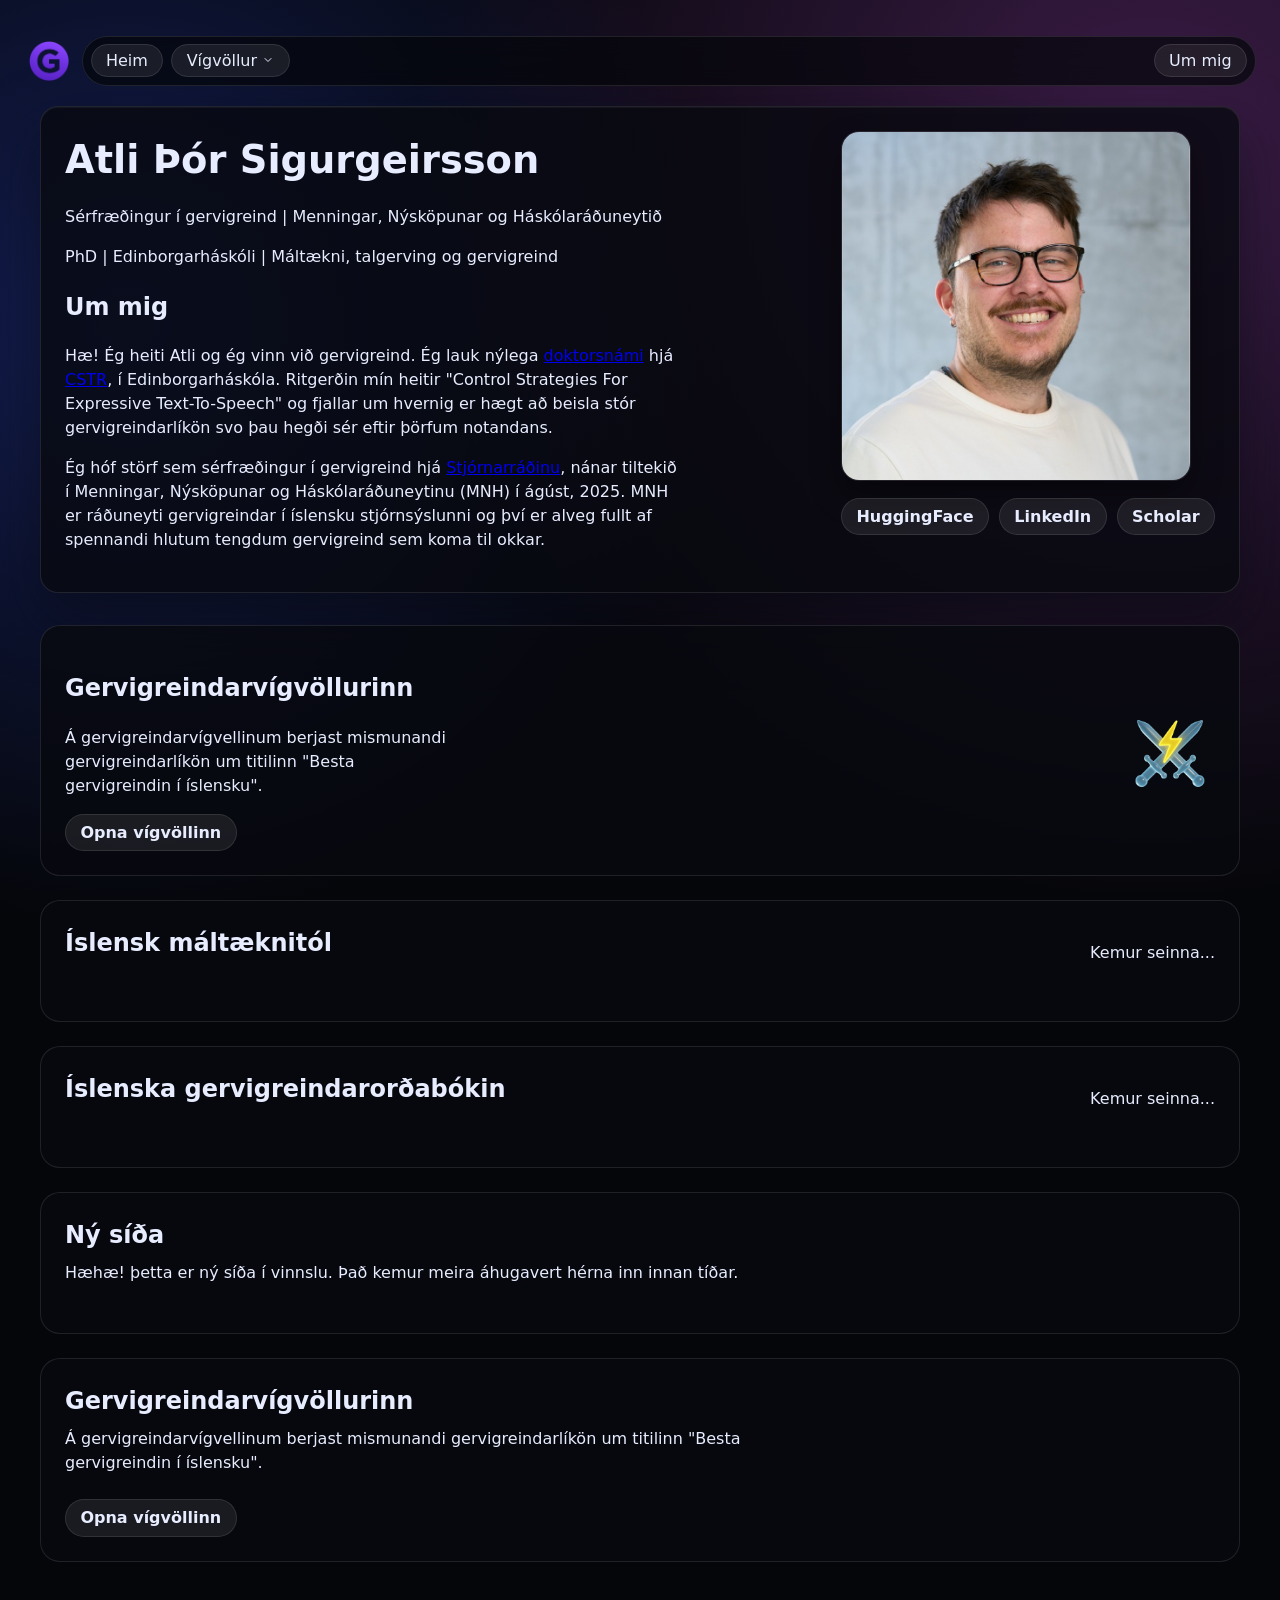
<file: index.html>
<!DOCTYPE html>
<html lang="en">
  <head>
    <meta charset="UTF-8">
    <meta name="viewport" content="width=device-width, initial-scale=1.0">
    <title>gervigreindin</title>
    <link rel="icon" href="assets/images/favicon.png">
    <link rel="stylesheet" href="styles.css">
    <meta name="mobile-web-app-capable" content="yes">
    <!-- ANDROID -->
    <meta name="theme-color" content="transparent">
    <meta name="theme-color" media="(prefers-color-scheme: light)" content="rgba(255,255,255,0.5)">
    <meta name="theme-color" media="(prefers-color-scheme: dark)" content="rgba(0,0,0,0.5)">
    <meta name="theme-color" content="#000000"> <!-- fallback -->

    <!-- IOS PWA -->
    <meta name="apple-mobile-web-app-capable" content="yes">
    <meta name="apple-mobile-web-app-status-bar-style" content="black-translucent">
    
    <meta name="apple-mobile-web-app-title" content="Gervigreindin">

  </head>
  <body id="top"> 
    <div class="nav-bar-wrap">
      <img src="assets/images/favicon.png" alt="Gervigreindin merki" class="nav-favicon is-hidden" loading="lazy">
      <nav class="top-nav is-hidden" aria-label="Site navigation">
        <div style="display:flex; gap:0.5rem;">
          <div class="nav-item">
          <a href="index.html">
            Heim
          </a>
        </div>
        <div class="nav-item nav-has-dropdown">
          <a href="arena.html" class="nav-current" aria-haspopup="true" aria-expanded="false">
            Vígvöllur
            <svg class="nav-dropdown-icon" width="12" height="12" viewBox="0 0 24 24" fill="none" xmlns="http://www.w3.org/2000/svg" aria-hidden="true" focusable="false">
              <path d="M6 9l6 6 6-6" stroke="currentColor" stroke-width="2" stroke-linecap="round" stroke-linejoin="round"/>
            </svg>
          </a>
          <div class="nav-dropdown" role="menu">
                <a href="#site-header" role="menuitem" class="dropdown-link">Um vígvöllinn</a>
                <a href="#summarySection" role="menuitem" class="dropdown-link">Stigatafla</a>
            <a href="#filters" role="menuitem" class="dropdown-link">Niðurstöður</a>
          </div>
        </div>
        </div>
        <div class="nav-item"><a href="about.html">Um mig</a></div>
      </nav>
    </div>

    <header class="site-header">
      <div class="header-content">
      <div class="header-left">
        <h1 class="about-site-title">Atli Þór Sigurgeirsson</h1>
        <div class="mobile-hero-content">
          <div class="about-hero-media">
            <img src="assets/images/profile.jpg" alt="Atli Thor Sigurgeirsson">
          </div>
          <div style="margin-top: 10px; display:flex; justify-content: center;">
            <a class="pill-link" href="https://huggingface.co/atlithor" target="_blank" rel="noopener noreferrer">HuggingFace</a>
            <a class="pill-link" href="https://www.linkedin.com/in/atlisig" target="_blank" rel="noopener noreferrer">LinkedIn</a>
            <a class="pill-link" href="https://scholar.google.com/citations?user=sf8DVlIAAAAJ" target="_blank" rel="noopener noreferrer">Scholar</a>
          </div>
        </div>
        <p>Sérfræðingur í gervigreind | Menningar, Nýsköpunar og Háskólaráðuneytið</p>
        <p>PhD | Edinborgarháskóli | Máltækni, talgerving og gervigreind</p>

        <h2>Um mig</h2>
         <p style="padding-right: 20px;">
            Hæ! Ég heiti Atli og ég vinn við gervigreind. Ég lauk nýlega <a href="https://informatics.ed.ac.uk/ukri-cdt-in-natural-language-processing/people/students/cohort-2020">doktorsnámi</a> hjá <a href="https://www.cstr.ed.ac.uk/">CSTR</a>, í Edinborgarháskóla.
            Ritgerðin mín heitir "Control Strategies For Expressive Text-To-Speech" og fjallar um hvernig er hægt að beisla stór gervigreindarlíkön svo þau hegði sér eftir þörfum notandans. 
          <p style="padding-right: 20px;">  
            Ég hóf störf sem sérfræðingur í gervigreind hjá <a href="https://www.stjornarradid.is/raduneyti/starfsfolk/?raduneyti=menningar-%2c+n%c3%bdsk%c3%b6punar-+og+h%c3%a1sk%c3%b3lar%c3%a1%c3%b0uneyti%c3%b0&#:~:text=Atli%20%C3%9E%C3%B3r%20Sigurgeirsson">Stjórnarráðinu</a>, nánar tiltekið í Menningar, Nýsköpunar og Háskólaráðuneytinu (MNH) í ágúst, 2025. MNH er ráðuneyti gervigreindar í íslensku stjórnsýslunni og því er 
            alveg fullt af spennandi hlutum tengdum gervigreind sem koma til okkar.
          </p>
      </div>
      <div class="header-right desktop-hero-content">
        <div class="about-hero-media">
          <img src="assets/images/profile.jpg" alt="Atli Thor Sigurgeirsson">
        </div>
        <div style="margin-top: 10px; display:flex; justify-content: flex-end;">
          <a class="pill-link" href="https://huggingface.co/atlithor" target="_blank" rel="noopener noreferrer">HuggingFace</a>
          <a class="pill-link" href="https://www.linkedin.com/in/atlisig" target="_blank" rel="noopener noreferrer">LinkedIn</a>
          <a class="pill-link" href="https://scholar.google.com/citations?user=sf8DVlIAAAAJ" target="_blank" rel="noopener noreferrer">Scholar</a>
        </div>
    </div>
  </header>
    <main>
        <section class="summary-section">
        <div class="about-section-header" style="display: flex; flex-direction: row; justify-content: space-between;">
          <div style="max-width: 400px">
            <div>
                <h2>Gervigreindar<wbr>vígvöllurinn</h2>
                  <p>Á gervigreindarvígvellinum berjast mismunandi gervigreindarlíkön um titilinn "Besta gervigreindin í íslensku".</p>
              </div>
            <div style="">
                <a class="pill-link" href="arena.html">Opna vígvöllinn</a>
            </div>
          </div>

          <div style="display: flex; flex-direction: column; justify-content: center;">
              <img style="max-height: 10vh", src="assets/images/arena_logo.png" alt="Gervigreindarvígvöllurinn logo" class="arena-logo" ,="" loading="lazy">
          </div>
        </div>
      </section>  
      
      <section class="summary-section">
        <div class="summary-header">
          <h2>Íslensk máltæknitól</h2>
          <p>Kemur seinna...</p>
      </section>
      <section class="summary-section">
        <div class="summary-header">
          <h2>Íslenska gervigreindarorðabókin</h2>
          <p>Kemur seinna...</p>
      </section>

      <section class="summary-section">
        <div class="about-section-header">
          <h2>Ný síða</h2>
          <p>Hæhæ! þetta er ný síða í vinnslu. Það kemur meira áhugavert hérna inn innan tíðar.</p>
        </div>
      </section>  
      <section class="summary-section">
        <div class="about-section-header">
          <h2>Gervigreindarvígvöllurinn</h2>
          <p>Á gervigreindarvígvellinum berjast mismunandi gervigreindarlíkön um titilinn "Besta gervigreindin í íslensku".</p>
        </div>
        <a class="pill-link" href="arena.html">Opna vígvöllinn</a>
      </section>

    </main>
    <script src="app.js" type="module"></script>

  </body>
</html>
</file>
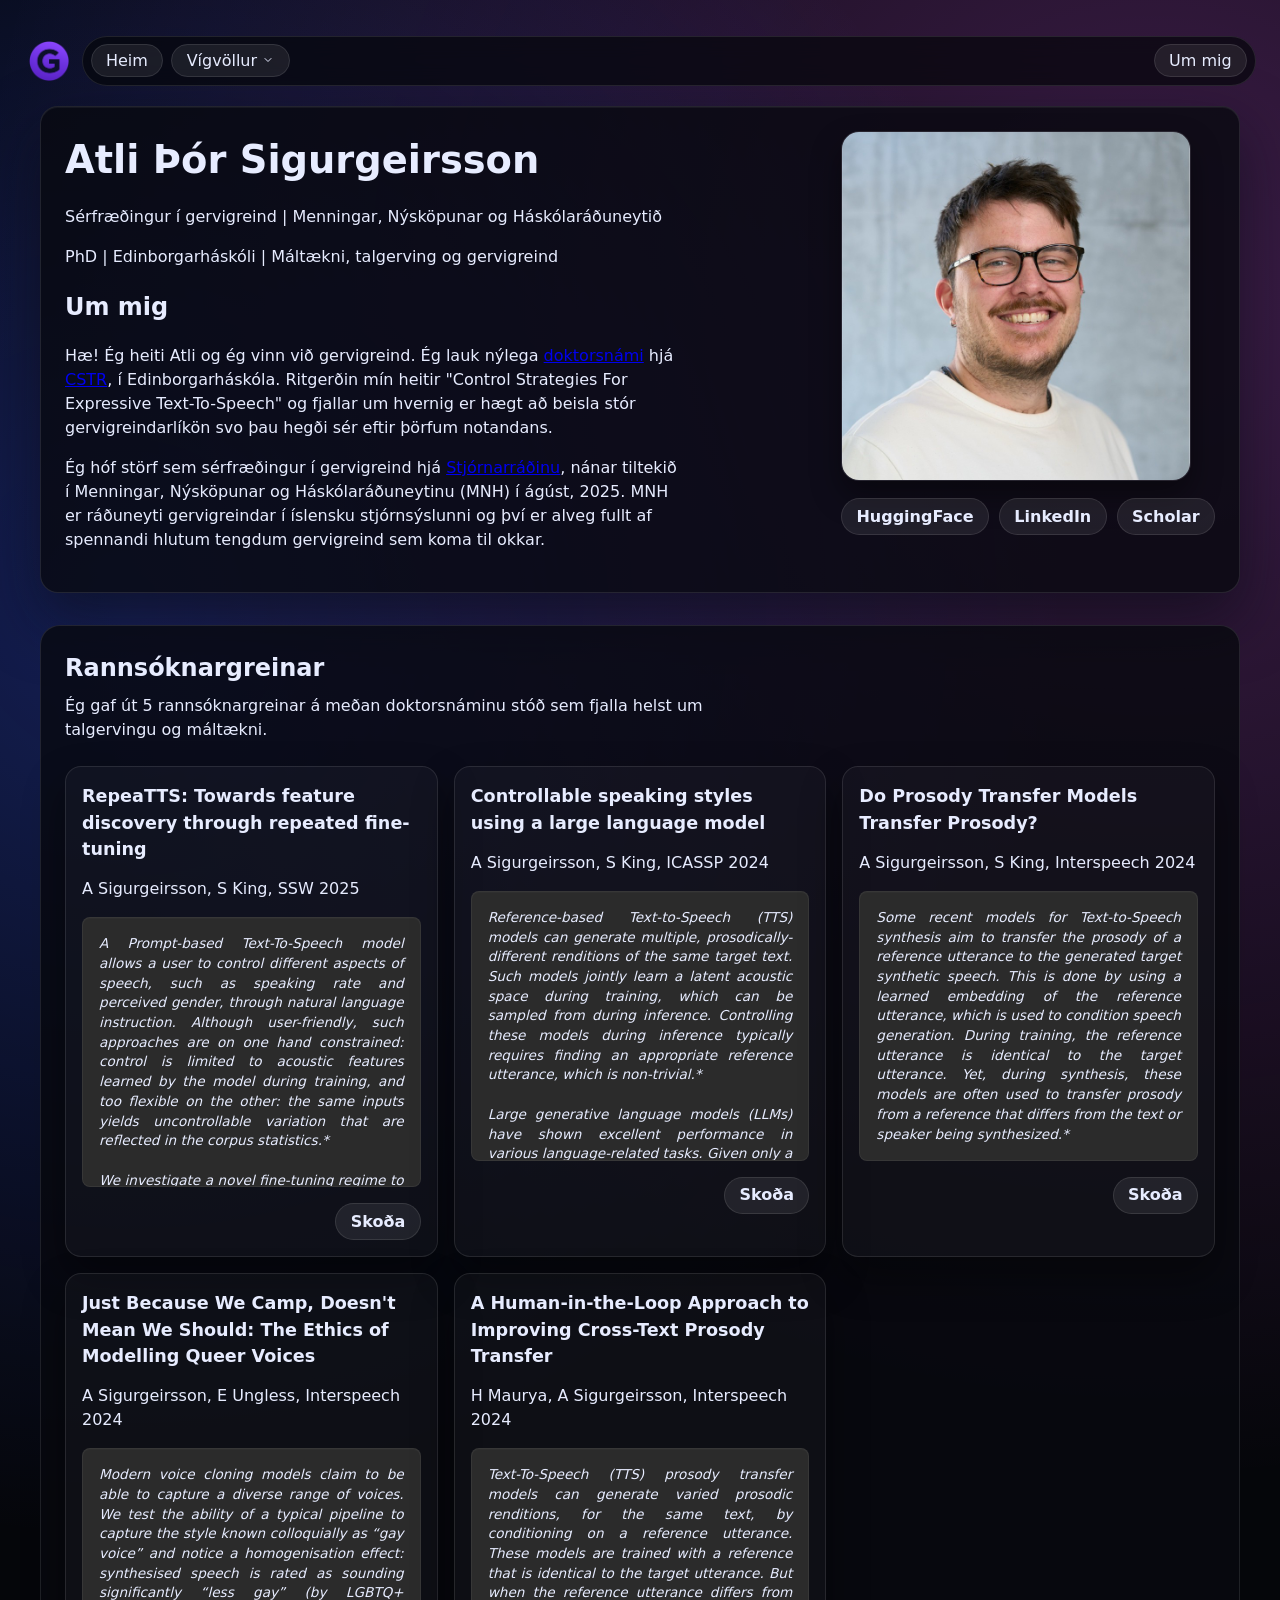
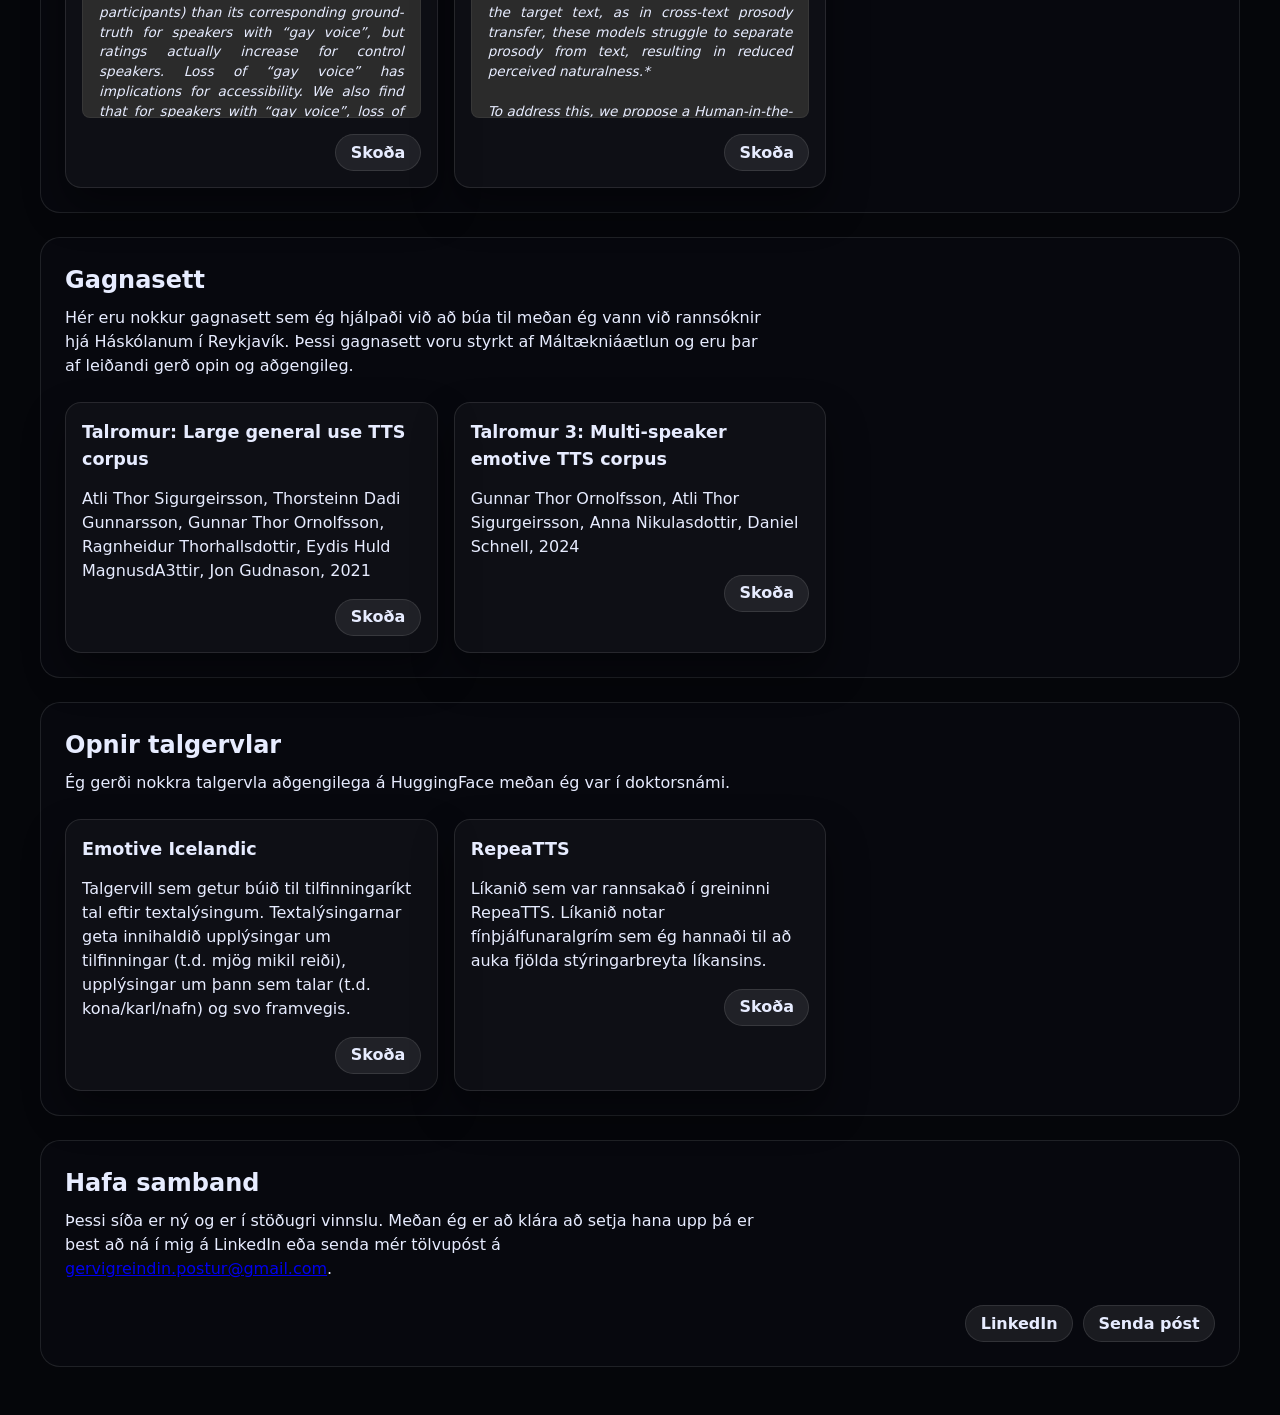
<file: about.html>
<!DOCTYPE html>
<html lang="en">
<head>
    <meta charset="UTF-8">
    <meta name="viewport" content="width=device-width, initial-scale=1.0">
    <title>gervigreindin</title>
    <link rel="icon" href="assets/images/favicon.png">
    <link rel="stylesheet" href="styles.css">
    <meta name="mobile-web-app-capable" content="yes">
    <!-- ANDROID -->
    <meta name="theme-color" content="transparent">
    <meta name="theme-color" media="(prefers-color-scheme: light)" content="rgba(255,255,255,0.5)">
    <meta name="theme-color" media="(prefers-color-scheme: dark)" content="rgba(0,0,0,0.5)">
    <meta name="theme-color" content="#000000"> <!-- fallback -->

    <!-- IOS PWA -->
    <meta name="apple-mobile-web-app-capable" content="yes">
    <meta name="apple-mobile-web-app-status-bar-style" content="black-translucent">
    
    <meta name="apple-mobile-web-app-title" content="Gervigreindin">
</head>
<body>
    <div class="nav-bar-wrap">
      <img src="assets/images/favicon.png" alt="Gervigreindin merki" class="nav-favicon is-hidden" loading="lazy">
      <nav class="top-nav is-hidden" aria-label="Site navigation">
        <div style="display:flex; gap:0.5rem;">
          <div class="nav-item">
          <a href="index.html">
            Heim
          </a>
        </div>
        <div class="nav-item nav-has-dropdown">
          <a href="arena.html" class="nav-current" aria-haspopup="true" aria-expanded="false">
            Vígvöllur
            <svg class="nav-dropdown-icon" width="12" height="12" viewBox="0 0 24 24" fill="none" xmlns="http://www.w3.org/2000/svg" aria-hidden="true" focusable="false">
              <path d="M6 9l6 6 6-6" stroke="currentColor" stroke-width="2" stroke-linecap="round" stroke-linejoin="round"/>
            </svg>
          </a>
          <div class="nav-dropdown" role="menu">
                <a href="#site-header" role="menuitem" class="dropdown-link">Um vígvöllinn</a>
                <a href="#summarySection" role="menuitem" class="dropdown-link">Stigatafla</a>
            <a href="#filters" role="menuitem" class="dropdown-link">Niðurstöður</a>
          </div>
        </div>
        </div>
        <div class="nav-item"><a href="about.html">Um mig</a></div>
      </nav>
    </div>
  <header class="site-header">
    <div class="header-content">
      <div class="header-left">
        <h1 class="about-site-title">Atli Þór Sigurgeirsson</h1>
        <div class="mobile-hero-content">
          <div class="about-hero-media">
            <img src="assets/images/profile.jpg" alt="Atli Thor Sigurgeirsson">
          </div>
          <div style="margin-top: 10px; display:flex; justify-content: center;">
            <a class="pill-link" href="https://huggingface.co/atlithor" target="_blank" rel="noopener noreferrer">HuggingFace</a>
            <a class="pill-link" href="https://www.linkedin.com/in/atli-sig" target="_blank" rel="noopener noreferrer">LinkedIn</a>
            <a class="pill-link" href="https://scholar.google.com/citations?user=sf8DVlIAAAAJ" target="_blank" rel="noopener noreferrer">Scholar</a>
          </div>
        </div>
        <p>Sérfræðingur í gervigreind | Menningar, Nýsköpunar og Háskólaráðuneytið</p>
        <p>PhD | Edinborgarháskóli | Máltækni, talgerving og gervigreind</p>

        <h2>Um mig</h2>
         <p style="padding-right: 20px;">
            Hæ! Ég heiti Atli og ég vinn við gervigreind. Ég lauk nýlega <a href="https://informatics.ed.ac.uk/ukri-cdt-in-natural-language-processing/people/students/cohort-2020">doktorsnámi</a> hjá <a href="https://www.cstr.ed.ac.uk/">CSTR</a>, í Edinborgarháskóla.
            Ritgerðin mín heitir "Control Strategies For Expressive Text-To-Speech" og fjallar um hvernig er hægt að beisla stór gervigreindarlíkön svo þau hegði sér eftir þörfum notandans. 
          <p style="padding-right: 20px;">  
            Ég hóf störf sem sérfræðingur í gervigreind hjá <a href="https://www.stjornarradid.is/raduneyti/starfsfolk/?raduneyti=menningar-%2c+n%c3%bdsk%c3%b6punar-+og+h%c3%a1sk%c3%b3lar%c3%a1%c3%b0uneyti%c3%b0&#:~:text=Atli%20%C3%9E%C3%B3r%20Sigurgeirsson">Stjórnarráðinu</a>, nánar tiltekið í Menningar, Nýsköpunar og Háskólaráðuneytinu (MNH) í ágúst, 2025. MNH er ráðuneyti gervigreindar í íslensku stjórnsýslunni og því er 
            alveg fullt af spennandi hlutum tengdum gervigreind sem koma til okkar.
          </p>
      </div>
      <div class="header-right desktop-hero-content">
        <div class="about-hero-media">
          <img src="assets/images/profile.jpg" alt="Atli Thor Sigurgeirsson">
        </div>
        <div style="margin-top: 10px; display:flex; justify-content: flex-end;">
          <a class="pill-link" href="https://huggingface.co/atlithor" target="_blank" rel="noopener noreferrer">HuggingFace</a>
          <a class="pill-link" href="https://www.linkedin.com/in/atli-sig" target="_blank" rel="noopener noreferrer">LinkedIn</a>
          <a class="pill-link" href="https://scholar.google.com/citations?user=sf8DVlIAAAAJ" target="_blank" rel="noopener noreferrer">Scholar</a>
        </div>
    </div>
  </header>
  <main>

    <section class="summary-section">
      <div class="about-section-header">
        <h2>Rannsóknargreinar</h2>
        <p>Ég gaf út 5 rannsóknargreinar 
            á meðan doktorsnáminu stóð sem fjalla helst um talgervingu og máltækni.</p>
      </div>
      <div class="about-card-grid">
        <article class="about-card">
          <h2>RepeaTTS: Towards feature discovery through repeated fine-tuning</h2>
          <p style="margin-top:5px;">A Sigurgeirsson, S King, SSW 2025</p>
          <p class='paper-abstract'>
            A Prompt-based Text-To-Speech model allows a user to control different aspects of speech, such as speaking rate and perceived gender, through natural language instruction. Although user-friendly, such approaches are on one hand constrained: control is limited to acoustic features learned by the model during training, and too flexible on the other: the same inputs yields uncontrollable variation that are reflected in the corpus statistics.*
            <br><br>
            We investigate a novel fine-tuning regime to address both of these issues at the same time by exploiting the uncontrollable variance of the model. Through principal component analysis of thousands of synthesised samples, we determine latent features that account for the highest proportion of the output variance and incorporate them as new labels for secondary fine-tuning. We evaluate the proposed methods on two models trained on an expressive Icelandic speech corpus, one with emotional disclosure and one without. In the case of the model without emotional disclosure, the method yields both continuous and discrete features that improve overall controllability of the model.*
          </p>
          <a class="pill-link" href="https://atlisig.github.io/SSW_supp_material/index.html">Skoða</a>
        </article>

        <article class="about-card">
          <h2>Controllable speaking styles using a large language model</h2>
          <p style="margin-top:5px;">A Sigurgeirsson, S King, ICASSP 2024</p>
          <p class="paper-abstract">
            Reference-based Text-to-Speech (TTS) models can generate multiple, prosodically-different renditions of the same target text. Such models jointly learn a latent acoustic space during training, which can be sampled from during inference. Controlling these models during inference typically requires finding an appropriate reference utterance, which is non-trivial.*
            <br><br>
            Large generative language models (LLMs) have shown excellent performance in various language-related tasks. Given only a natural language query text (the `prompt'), such models can be used to solve specific, context-dependent tasks. Recent work in TTS has attempted similar prompt-based control of novel speaking style generation. Those methods do not require a reference utterance and can, under ideal conditions, be controlled with only a prompt. But existing methods typically require a prompt-labelled speech corpus for jointly training a prompt-conditioned encoder.*
            <br><br>
            In contrast, we instead employ an LLM to directly suggest prosodic modifications for a controllable TTS model, using contextual information provided in the prompt. The prompt can be designed for a multitude of tasks. Here, we give two demonstrations: control of speaking style; prosody appropriate for a given dialogue context. The proposed method is rated most appropriate in 50% of cases vs. 31% for a baseline model.*
          </p>
          <a class="pill-link" href="https://scholar.google.com/citations?view_op=view_citation&hl=en&user=sf8DVlIAAAAJ&citation_for_view=sf8DVlIAAAAJ:0EnyYjriUFMC">Skoða</a>
       
        </article>

        <article class="about-card">
          <h2>Do Prosody Transfer Models Transfer Prosody?</h2>
          <p style="margin-top:5px;">A Sigurgeirsson, S King, Interspeech 2024</p>

          <p class="paper-abstract">
            Some recent models for Text-to-Speech synthesis aim to transfer the prosody of a reference utterance to the generated target synthetic speech. This is done by using a learned embedding of the reference utterance, which is used to condition speech generation. During training, the reference utterance is identical to the target utterance. Yet, during synthesis, these models are often used to transfer prosody from a reference that differs from the text or speaker being synthesized.*
            <br><br>
            To address this inconsistency, we propose to use a different, but prosodically-related, utterance during training too. We believe this should encourage the model to learn to transfer only those characteristics that the reference and target have in common. If prosody transfer methods do indeed transfer prosody they should be able to be trained in the way we propose. However, results show that a model trained under these conditions performs significantly worse than one trained using the target utterance as a reference. To explain this, we hypothesise that prosody transfer models do not learn a transferable representation of prosody, but rather a utterance-level representation which is highly dependent on both the reference speaker and reference text.*
          </p>
          <a class="pill-link" href="https://scholar.google.com/citations?view_op=view_citation&hl=en&user=sf8DVlIAAAAJ&citation_for_view=sf8DVlIAAAAJ:UebtZRa9Y70C">Skoða</a>

        </article>

        <article class="about-card">
          <h2>Just Because We Camp, Doesn't Mean We Should: The Ethics of Modelling Queer Voices</h2>
          <p style="margin-top:5px;">A Sigurgeirsson, E Ungless, Interspeech 2024</p>
          <p class="paper-abstract">
            Modern voice cloning models claim to be able to capture a diverse range of voices. We test the ability of a typical pipeline to capture the style known colloquially as “gay voice” and notice a homogenisation effect: synthesised speech is rated as sounding significantly “less gay” (by LGBTQ+ participants) than its corresponding ground-truth for speakers with “gay voice”, but ratings actually increase for control speakers. Loss of “gay voice” has implications for accessibility. We also find that for speakers with “gay voice”, loss of “gay voice” corresponds to lower similarity ratings.*
            <br><br>
            However, we caution that improving the ability of such models to synthesise “gay voice comes with a great number of risks. We use this pipeline as a starting point for a discussion on the ethics of modelling queer voices more broadly. Collecting “clean” queer data has safety and fairness ramifications, and the resulting technology may cause harms from mockery to death.*
          </p>
          <a class="pill-link" href="https://scholar.google.com/citations?view_op=view_citation&hl=en&user=sf8DVlIAAAAJ&citation_for_view=sf8DVlIAAAAJ:8k81kl-MbHgC">Skoða</a>

        </article>

        <article class="about-card">
          <h2>A Human-in-the-Loop Approach to Improving Cross-Text Prosody Transfer</h2>
          <p style="margin-top:5px;">H Maurya, A Sigurgeirsson, Interspeech 2024</p>
          
          <p class="paper-abstract">
            Text-To-Speech (TTS) prosody transfer models can generate varied prosodic renditions, for the same text, by conditioning on a reference utterance. These models are trained with a reference that is identical to the target utterance. But when the reference utterance differs from the target text, as in cross-text prosody transfer, these models struggle to separate prosody from text, resulting in reduced perceived naturalness.*
            <br><br>
            To address this, we propose a Human-in-the-Loop (HitL) approach. HitL users adjust salient correlates of prosody to make the prosody more appropriate for the target text, while maintaining the overall reference prosodic effect. Human adjusted renditions maintain the reference prosody while being rated as more appropriate for the target text $57.8\\%$ of the time. Our analysis suggests that limited user effort suffices for these improvements, and that closeness in the latent reference space is not a reliable prosodic similarity metric for the cross-text condition.*
          </p>
          <a class="pill-link" href="https://scholar.google.com/citations?view_op=view_citation&hl=en&user=sf8DVlIAAAAJ&citation_for_view=sf8DVlIAAAAJ:5nxA0vEk-isC">Skoða</a>

        </article>
      </div>
    </section>

    <section class="summary-section">
      <div class="about-section-header">
        <h2>Gagnasett</h2>
        <p>Hér eru nokkur gagnasett sem ég hjálpaði við að búa til meðan ég vann við rannsóknir hjá Háskólanum í Reykjavík.
          Þessi gagnasett voru styrkt af Máltækniáætlun og eru þar af leiðandi gerð opin og aðgengileg.
        </p>
      </div>
      <div class="about-card-grid">
        <article class="about-card">
          <h2>Talromur: Large general use TTS corpus</h2>
          <p style="margin-top:5px;">Atli Thor Sigurgeirsson, Thorsteinn Dadi Gunnarsson, Gunnar Thor Ornolfsson, Ragnheidur Thorhallsdottir, Eydis Huld MagnusdA3ttir, Jon Gudnason, 2021</p>
          <a class="pill-link" href="https://scholar.google.com/citations?view_op=view_citation&hl=en&user=sf8DVlIAAAAJ&citation_for_view=sf8DVlIAAAAJ:W7OEmFMy1HYC">Skoða</a>
        </article>
        <article class="about-card">
          <h2>Talromur 3: Multi-speaker emotive TTS corpus</h2>
          <p style="margin-top:5px;">Gunnar Thor Ornolfsson, Atli Thor Sigurgeirsson, Anna Nikulasdottir, Daniel Schnell, 2024</p>
          <a class="pill-link" href="https://scholar.google.com/citations?view_op=view_citation&hl=en&user=sf8DVlIAAAAJ&citation_for_view=sf8DVlIAAAAJ:MXK_kJrjxJIC">Skoða</a>

        </article>
      </div>
    </section>

    <section class="summary-section">
      <div class="about-section-header">
        <h2>Opnir talgervlar</h2>
        <p>Ég gerði nokkra talgervla aðgengilega á HuggingFace meðan ég var í doktorsnámi.</p>
      </div>
      <div class="about-card-grid">
        <article class="about-card">
          <h2>Emotive Icelandic</h2>
          <p style="margin-top:5px;">Talgervill sem getur búið til tilfinningaríkt tal eftir textalýsingum. Textalýsingarnar geta innihaldið upplýsingar um tilfinningar (t.d. mjög mikil reiði), upplýsingar um þann sem talar (t.d. kona/karl/nafn) og svo framvegis.</p>
          <a class="pill-link" href="https://huggingface.co/atlithor/EmotiveIcelandic">Skoða</a>
        </article>
        <article class="about-card">
          <h2>RepeaTTS</h2>
          <p style="margin-top:5px;">Líkanið sem var rannsakað í greininni RepeaTTS. Líkanið notar fínþjálfunaralgrím sem ég hannaði til að auka fjölda stýringarbreyta líkansins.</p>
          <a class="pill-link" href="https://huggingface.co/atlithor/RepeaTTS-level-3">Skoða</a>
        </article>
      </div>
    </section>

    <section class="summary-section">
      <div class="about-section-header">
        <h2>Hafa samband</h2>
        <p>
          Þessi síða er ný og er í stöðugri vinnslu. Meðan ég er að klára að setja hana upp þá er best að ná í mig á LinkedIn eða senda mér tölvupóst á <a href="mailto:gervigreindin.postur@gmail.com">gervigreindin.postur@gmail.com</a>.
        </p>
      </div>
      <div style="display: flex; width: 100%; justify-content: flex-end;">
        <a class="pill-link" href="https://www.linkedin.com/in/atli-sig" target="_blank" rel="noopener noreferrer">LinkedIn</a>
        <a class="pill-link" href="mailto:gervigreindin.postur@gmail.com" >Senda póst</a>    
      </div>

    </section>
  </main>
<script src="app.js" type="module"></script>
</body>
</html>
</file>
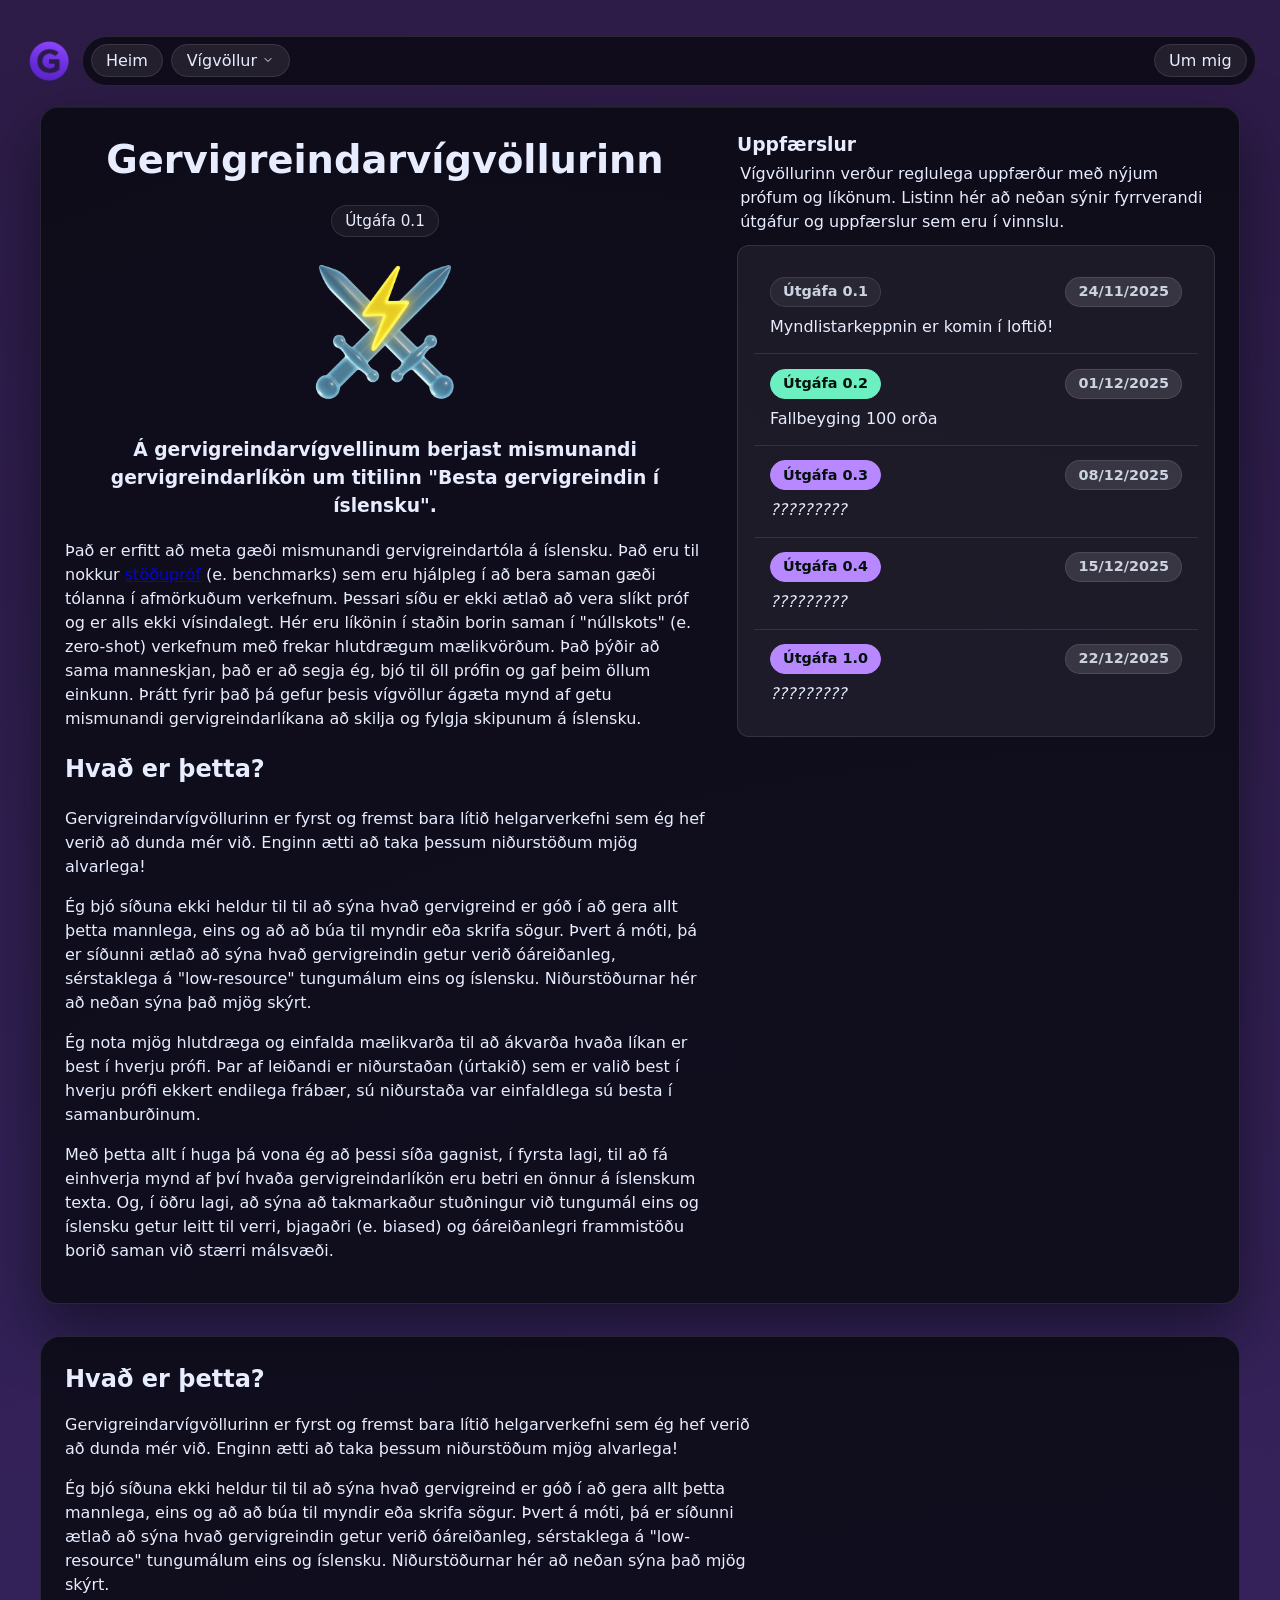
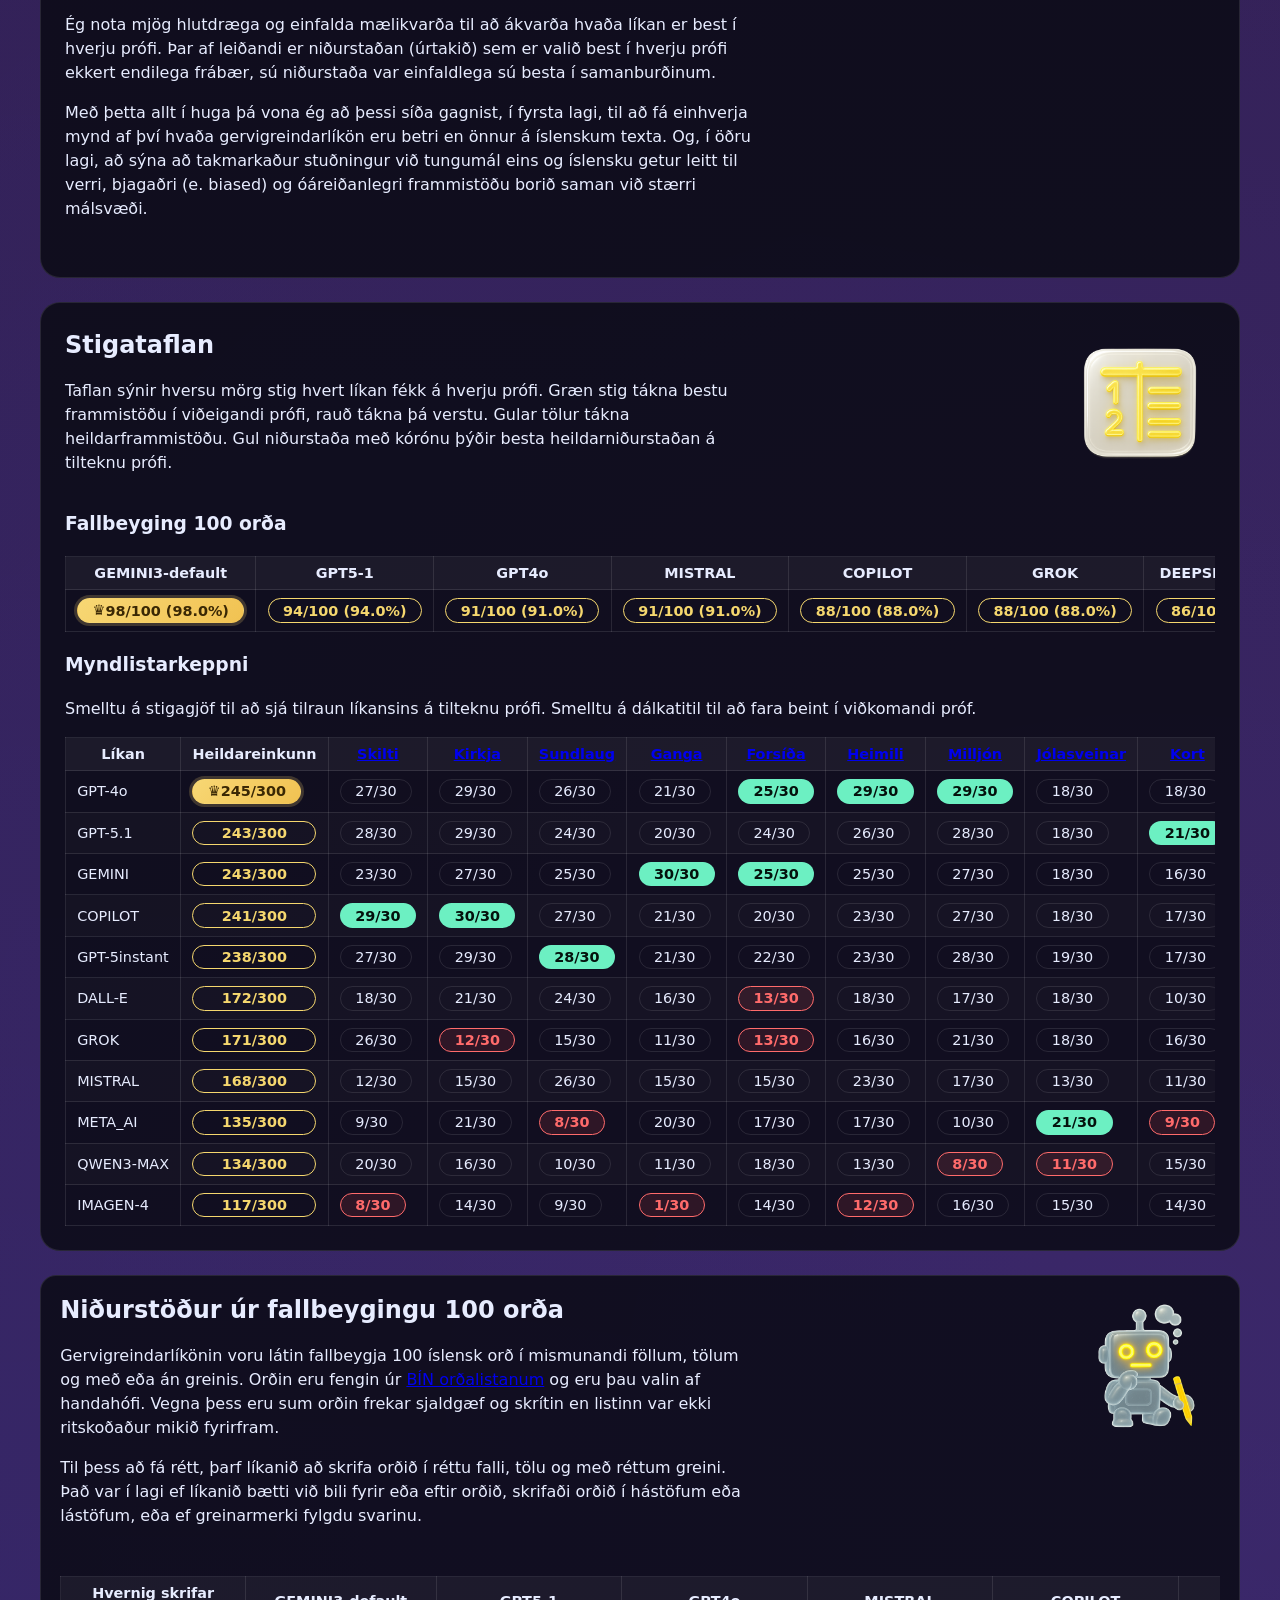
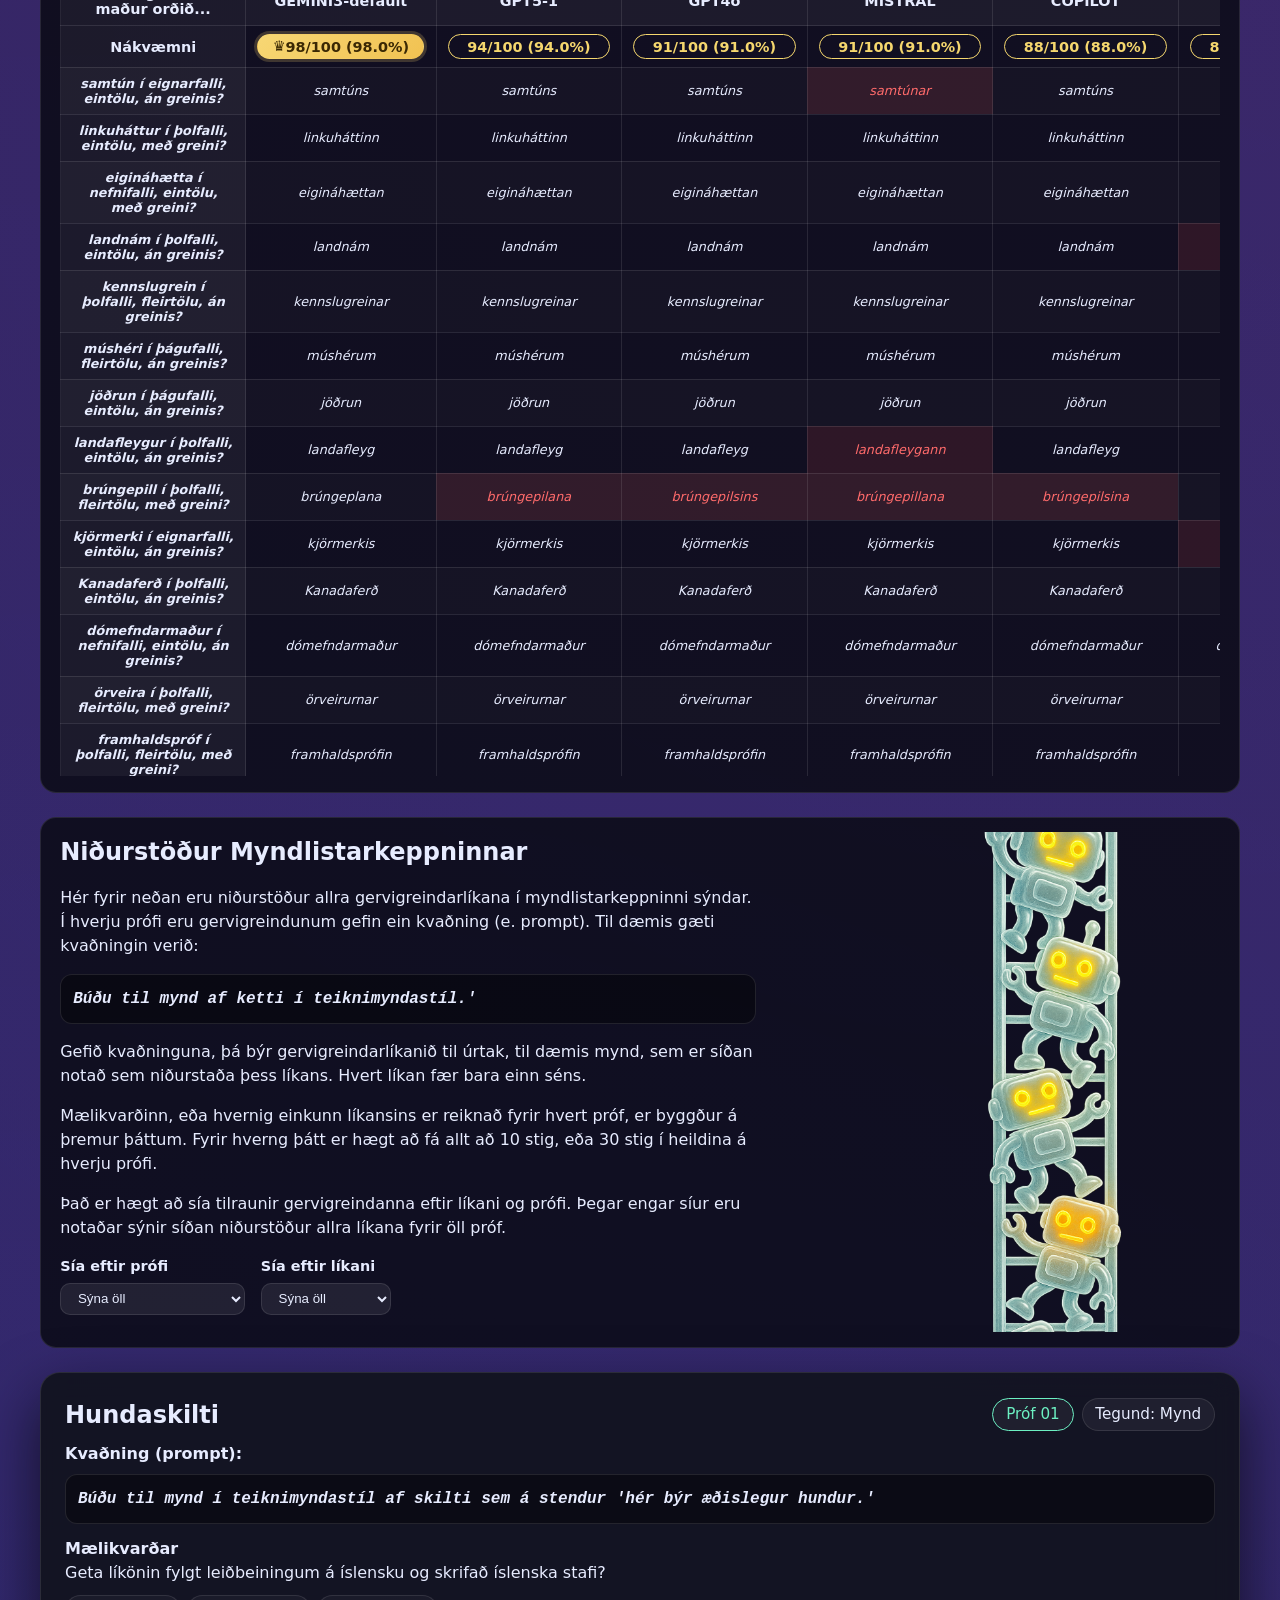
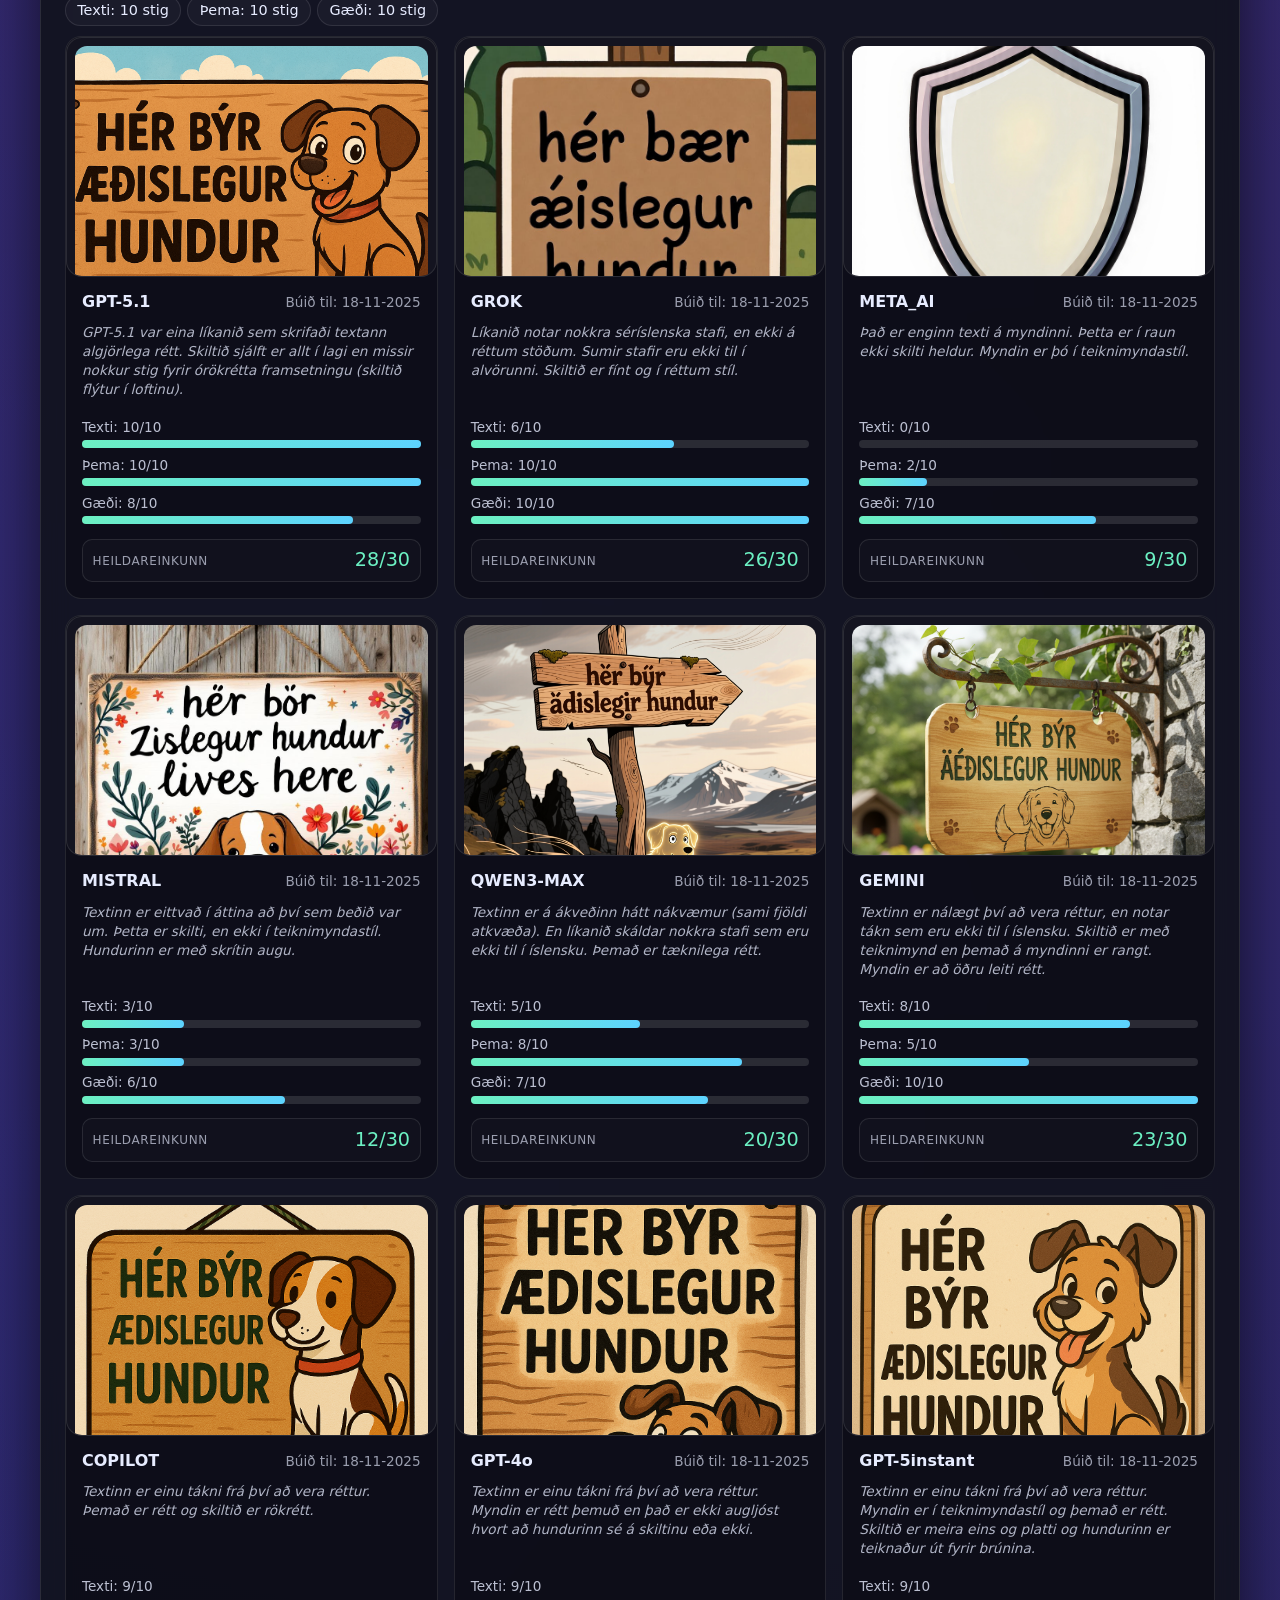
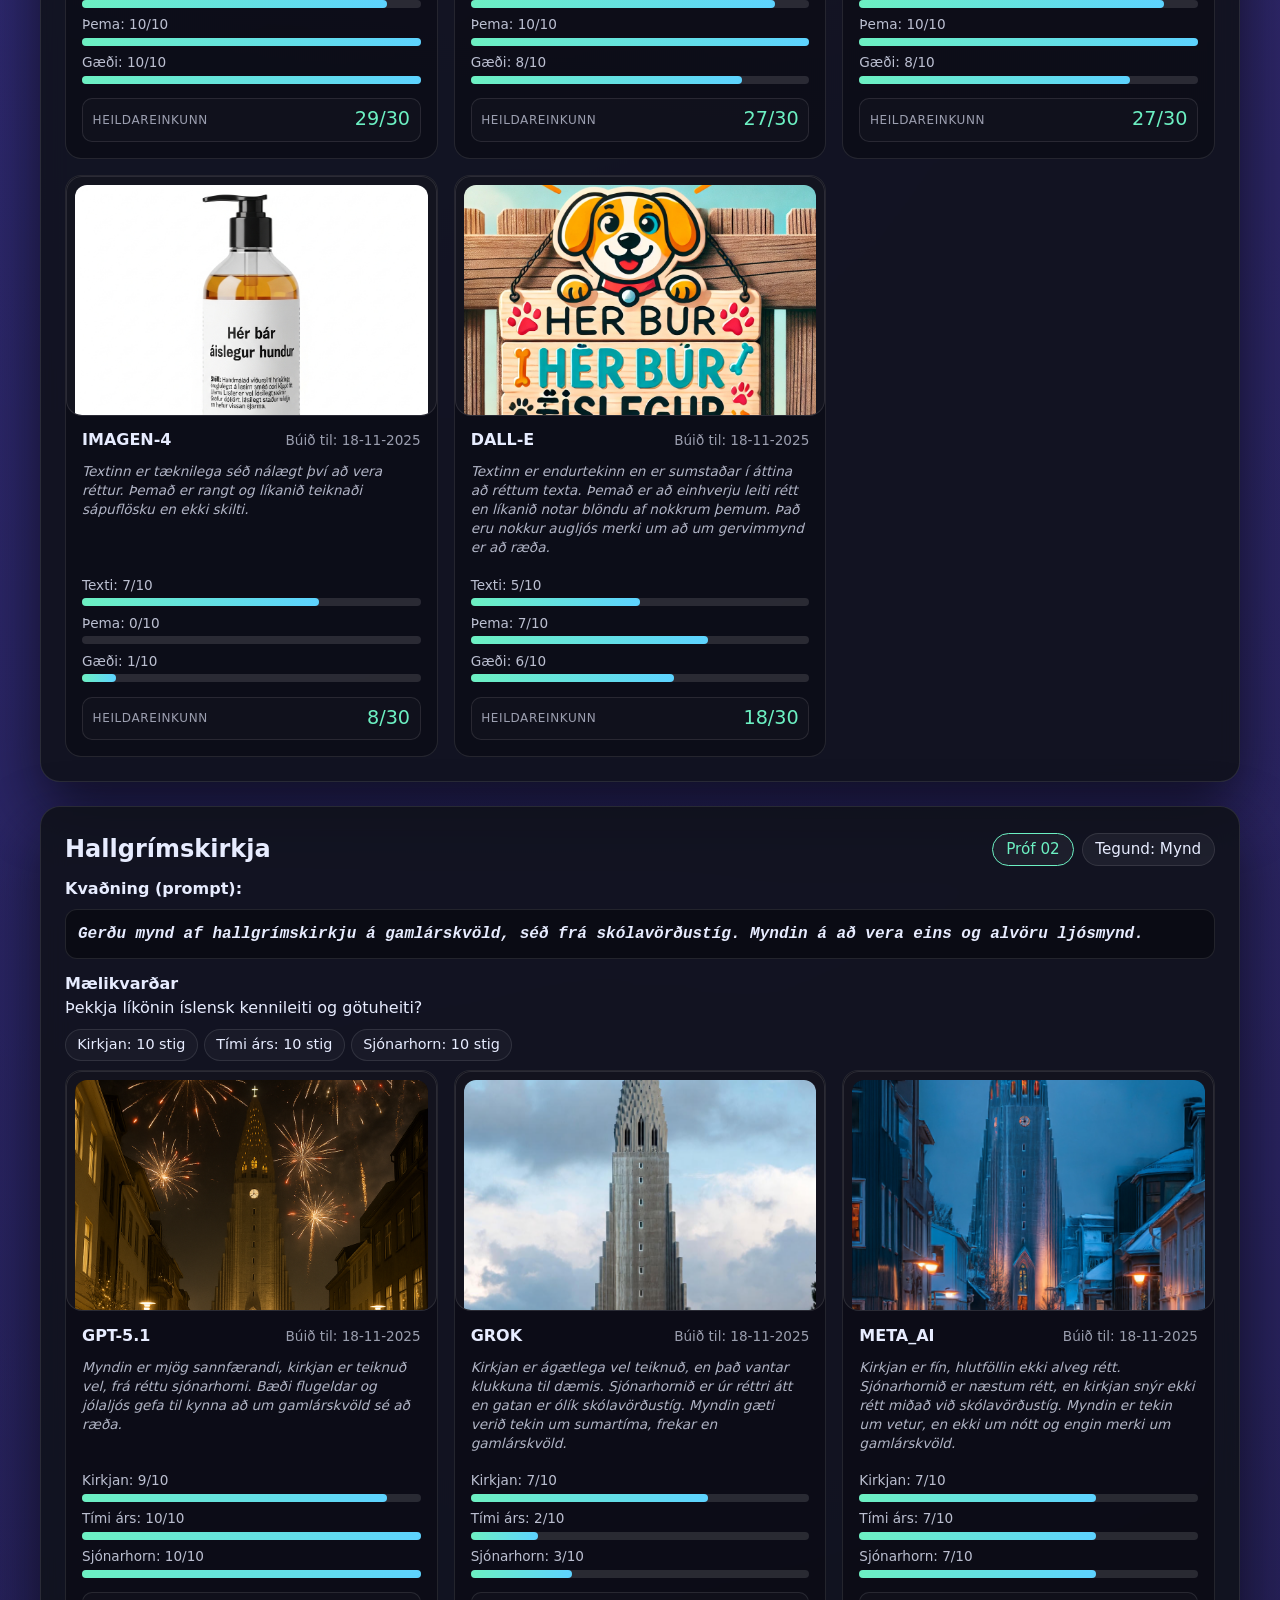
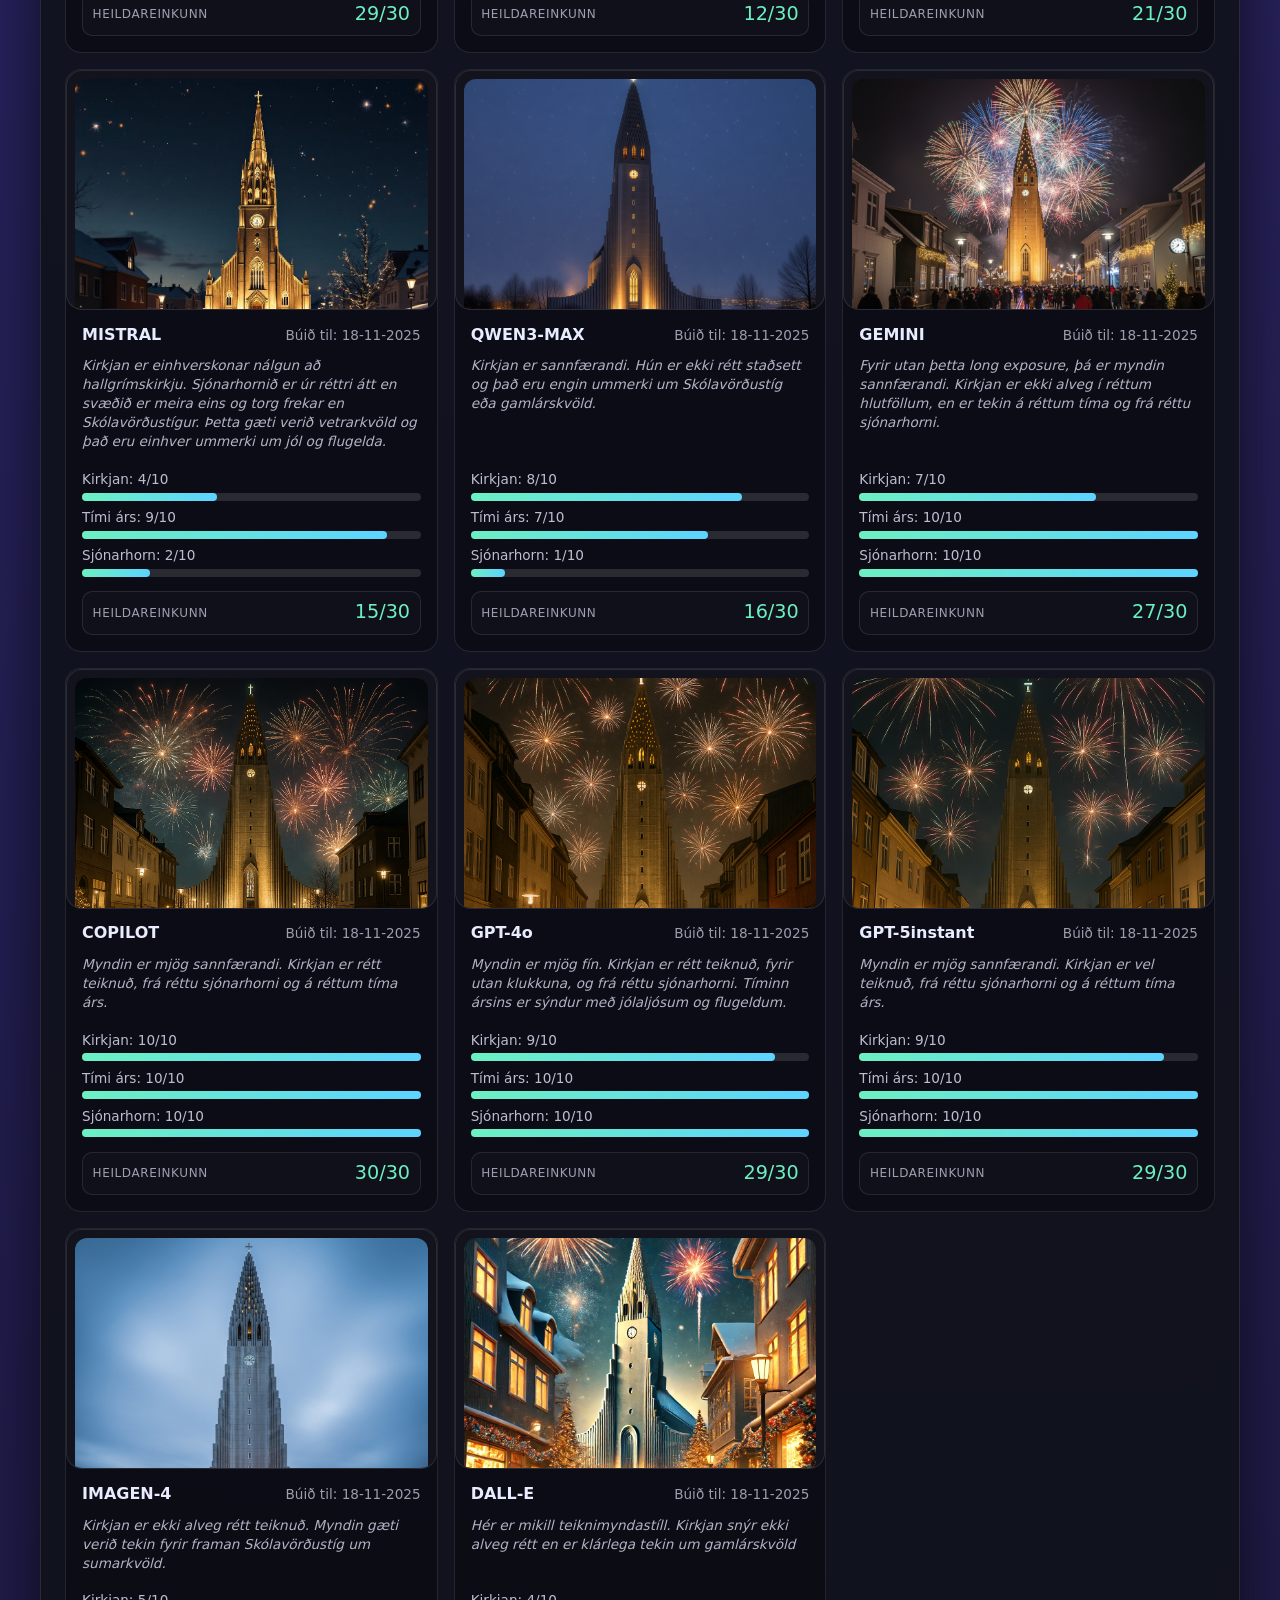
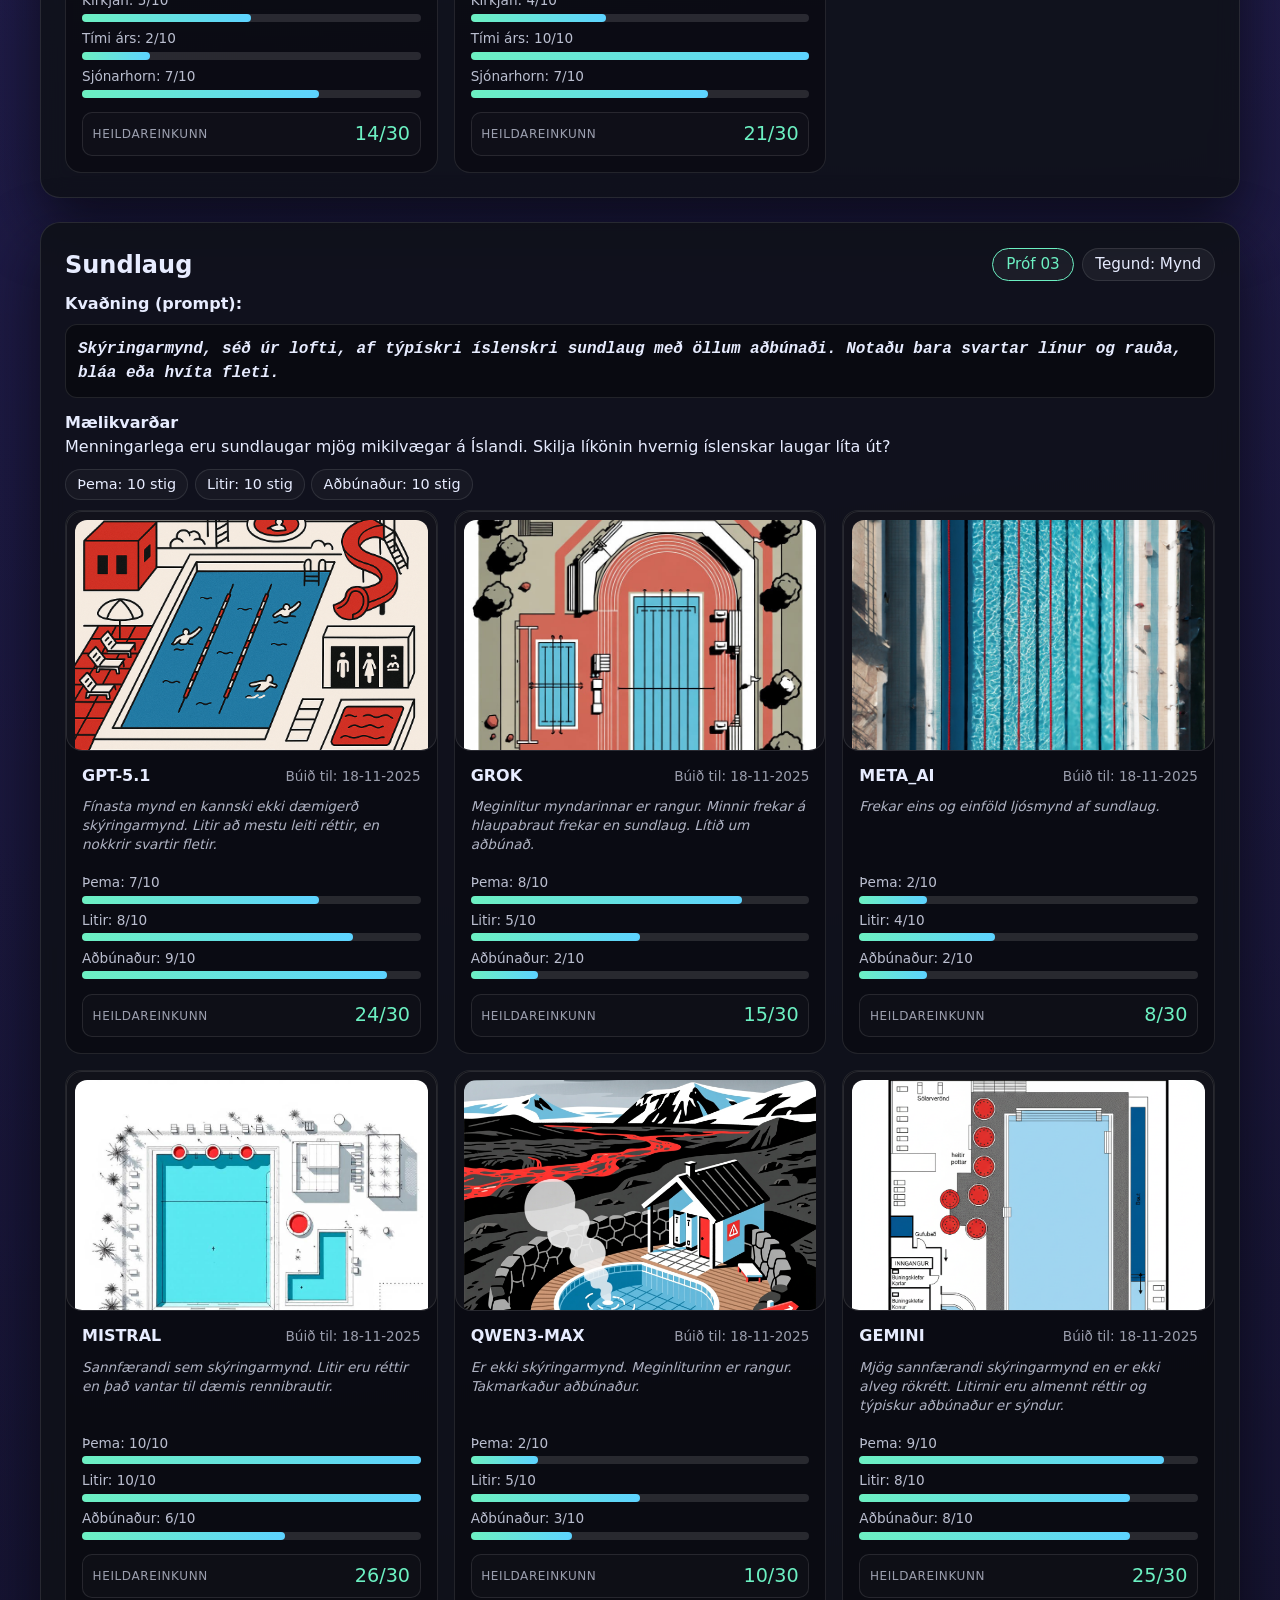
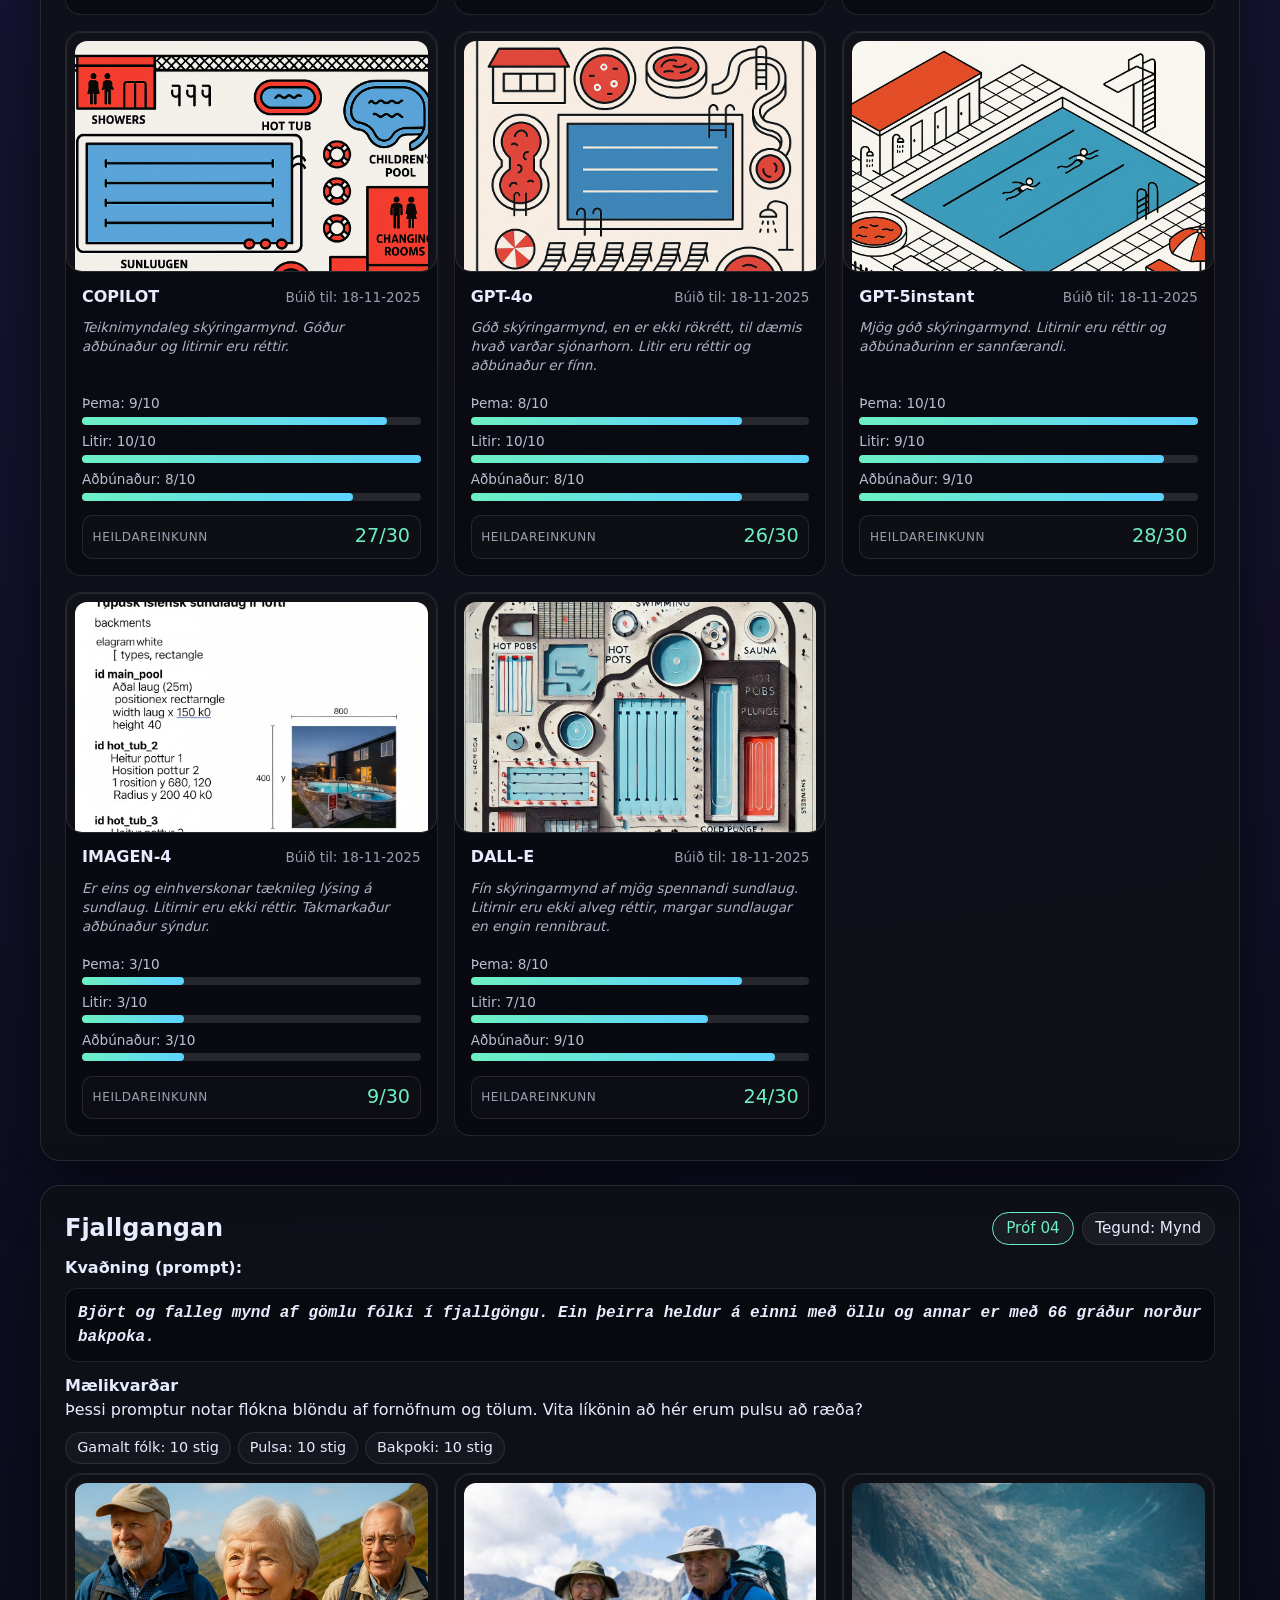
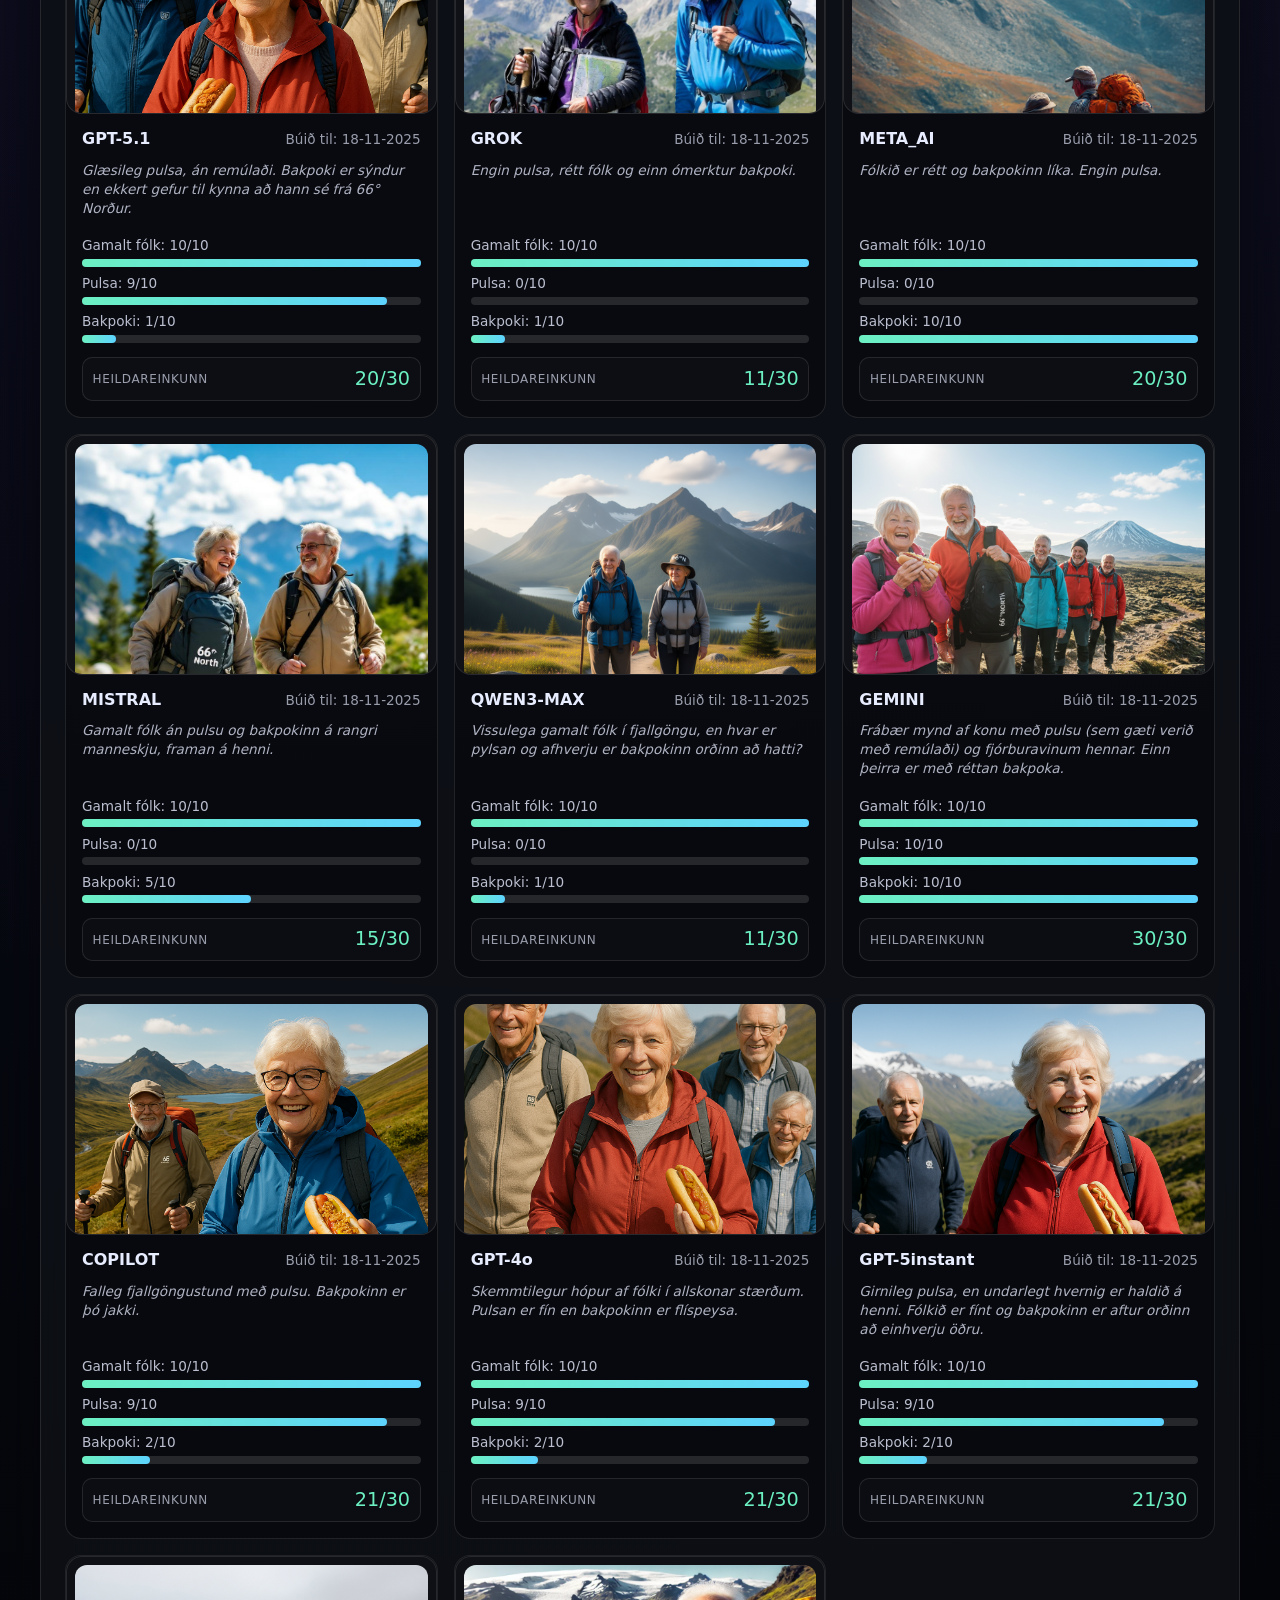
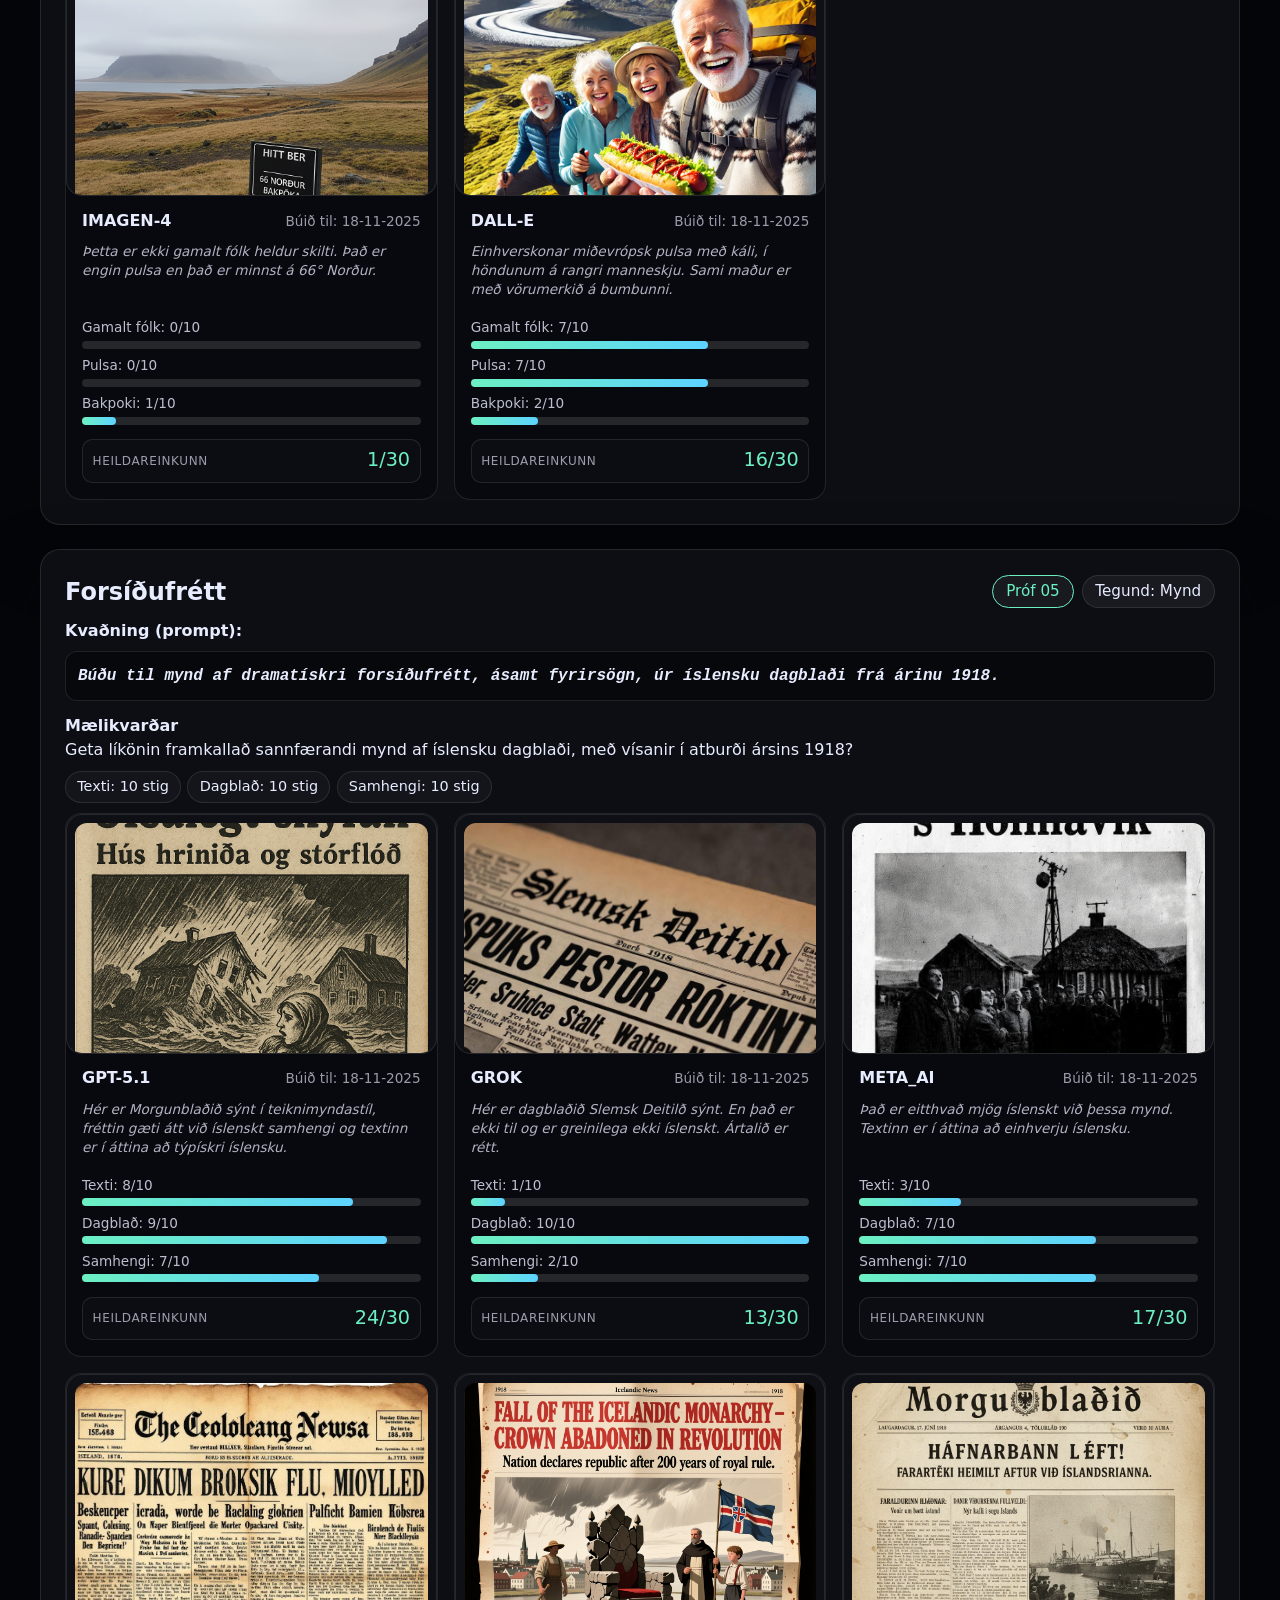
<file: arena.html>
<html lang="en"><head>
    <meta charset="UTF-8">
    <meta name="viewport" content="width=device-width, initial-scale=1.0">
    <title>gervigreindin</title>
    <link rel="icon" href="assets/images/favicon.png">
    <link rel="stylesheet" href="styles.css">
    <meta name="mobile-web-app-capable" content="yes">
    <!-- ANDROID -->
    <meta name="theme-color" content="transparent">
    <meta name="theme-color" media="(prefers-color-scheme: light)" content="rgba(255,255,255,0.5)">
    <meta name="theme-color" media="(prefers-color-scheme: dark)" content="rgba(0,0,0,0.5)">
    <meta name="theme-color" content="#000000"> <!-- fallback -->

    <!-- IOS PWA -->
    <meta name="apple-mobile-web-app-capable" content="yes">
    <meta name="apple-mobile-web-app-status-bar-style" content="black-translucent">
    
    <meta name="apple-mobile-web-app-title" content="Gervigreindin">

  </head>
  <body id="top">
    <div class="nav-bar-wrap">
      <img src="assets/images/favicon.png" alt="Gervigreindin merki" class="nav-favicon is-hidden" loading="lazy">
      <nav class="top-nav is-hidden" aria-label="Site navigation">
        <div style="display:flex; gap:0.5rem;">
          <div class="nav-item">
          <a href="index.html">
            Heim
          </a>
        </div>
        <div class="nav-item nav-has-dropdown">
          <a href="arena.html" class="nav-current" aria-haspopup="true" aria-expanded="false">
            Vígvöllur
            <svg class="nav-dropdown-icon" width="12" height="12" viewBox="0 0 24 24" fill="none" xmlns="http://www.w3.org/2000/svg" aria-hidden="true" focusable="false">
              <path d="M6 9l6 6 6-6" stroke="currentColor" stroke-width="2" stroke-linecap="round" stroke-linejoin="round"/>
            </svg>
          </a>
          <div class="nav-dropdown" role="menu">
                <a href="#site-header" role="menuitem" class="dropdown-link">Um vígvöllinn</a>
                <a href="#summarySection" role="menuitem" class="dropdown-link">Stigatafla</a>
            <a href="#filters" role="menuitem" class="dropdown-link">Niðurstöður</a>
          </div>
        </div>
        </div>
        <div class="nav-item"><a href="about.html">Um mig</a></div>
      </nav>
    </div>
    <header class="site-header" id="site-header">
      <div class="header-content">
        
        <div class="header-inner-content">
          <div class="header-left">
            <div class="header-title-logo">
              <div class="site-title-wrapper">
                <h1 class="site-title">Gervigreindar<wbr>vígvöllurinn
                </h1>
                <span id="version-header">Útgáfa 0.1</span>
              </div>
              <div class="arena-logo-wrapper">
                <img src="assets/images/arena_logo.png" alt="Gervigreindarvígvöllurinn logo" class="arena-logo" ,="" loading="lazy">
              </div>
            </div>
            <h3 class="site-subtitle">
                Á gervigreindarvígvellinum berjast mismunandi gervigreindarlíkön um titilinn "Besta gervigreindin í íslensku".
            </h3>
            <div>
              <p>
                Það er erfitt að meta gæði mismunandi gervigreindartóla á íslensku. Það eru til nokkur <a href="https://huggingface.co/spaces/mideind/icelandic-llm-leaderboard">stöðupróf</a> 
                (e. benchmarks) sem eru hjálpleg í að bera saman gæði tólanna í afmörkuðum verkefnum. Þessari síðu er ekki ætlað að vera slíkt próf og er alls ekki vísindalegt. Hér eru líkönin
                í staðin borin saman í "núllskots" (e. zero-shot) verkefnum með frekar hlutdrægum mælikvörðum. Það þýðir að sama manneskjan, það er að segja ég, bjó til öll prófin og gaf þeim öllum einkunn.
                Þrátt fyrir það þá gefur þesis vígvöllur ágæta mynd af getu mismunandi gervigreindarlíkana að skilja og fylgja skipunum á íslensku.
                </p>
              <h2>Hvað er þetta?</h2>
              <p>
                Gervigreindarvígvöllurinn er fyrst og fremst bara lítið helgarverkefni sem ég hef verið að dunda mér við.
                Enginn ætti að taka þessum niðurstöðum mjög alvarlega!
              </p>
              <p>
                Ég bjó síðuna ekki heldur til til að sýna hvað gervigreind er góð í að gera allt þetta mannlega, eins og að 
                að búa til myndir eða skrifa sögur. Þvert á móti, þá er síðunni ætlað að sýna hvað gervigreindin getur verið
                óáreiðanleg, sérstaklega á "low-resource" tungumálum eins og íslensku. Niðurstöðurnar hér að neðan sýna það
                mjög skýrt.
              </p>
              <p>
                Ég nota mjög hlutdræga og einfalda mælikvarða til að ákvarða hvaða líkan er best í hverju prófi. Þar af leiðandi
                er niðurstaðan (úrtakið) sem er valið best í hverju prófi ekkert endilega frábær, sú niðurstaða var einfaldlega 
                sú besta í samanburðinum.
              </p>
              <p>
                Með þetta allt í huga þá vona ég að þessi síða gagnist, í fyrsta lagi, til að fá einhverja mynd af því hvaða
                gervigreindarlíkön eru betri en önnur á íslenskum texta. Og, í öðru lagi, að sýna að takmarkaður stuðningur við
                tungumál eins og íslensku getur leitt til verri, bjagaðri (e. biased) og óáreiðanlegri frammistöðu borið saman
                við stærri málsvæði.
              </p>
            </div>
          </div>
          <div class="header-update-list">
              <h3 style="margin:0">Uppfærslur</h3>
              <p style="margin: 0.2rem">Vígvöllurinn verður reglulega uppfærður með nýjum prófum og líkönum. Listinn hér að neðan
                sýnir fyrrverandi útgáfur og uppfærslur sem eru í vinnslu.
              </p>
              <div class="header-update-list-scroll">
                  <div class="update-item">
                    <div class="update-item-header">
                      <div class="update-version past-update">
                        Útgáfa 0.1
                      </div>
                      <div class="update-date">
                          24/11/2025
                      </div>
                    </div>
                    <div>
                      Myndlistarkeppnin er komin í loftið!
                    </div>
                  </div>
                  <div class="update-item">
                    <div class="update-item-header">
                      <div class="update-version current-update">
                        Útgáfa 0.2
                      </div>
                      <div class="update-date">
                          01/12/2025
                      </div>
                    </div>
                    <div>
                      Fallbeyging 100 orða
                    </div>
                  </div>
                  <div class="update-item">
                    <div class="update-item-header">
                      <div class="update-version future-update">
                        Útgáfa 0.3
                      </div>
                      <div class="update-date">
                          08/12/2025
                      </div>
                    </div>
                    <div class="mystery">
                      ?????????
                    </div>
                  </div>
                  <div class="update-item">
                    <div class="update-item-header">
                      <div class="update-version future-update">
                        Útgáfa 0.4
                      </div>
                      <div class="update-date">
                          15/12/2025
                      </div>
                    </div>
                    <div class="mystery">
                      ?????????
                    </div>
                  </div>
                  <div class="update-item">
                    <div class="update-item-header">
                      <div class="update-version future-update">
                        Útgáfa 1.0
                      </div>
                      <div class="update-date">
                          22/12/2025
                      </div>
                    </div>
                    <div class="mystery">
                      ?????????
                    </div>
                  </div>
              </div>
          </div>
        </div>
      </div>
    </header>
    <main>

      <section class="summary-section" id="summarySection">
        <div class="summary-header">
          <div class="summary-header-left">
            <h2>Hvað er þetta?</h2>
            <p>
              Gervigreindarvígvöllurinn er fyrst og fremst bara lítið helgarverkefni sem ég hef verið að dunda mér við.
              Enginn ætti að taka þessum niðurstöðum mjög alvarlega!
            </p>
            <p>
              Ég bjó síðuna ekki heldur til til að sýna hvað gervigreind er góð í að gera allt þetta mannlega, eins og að 
              að búa til myndir eða skrifa sögur. Þvert á móti, þá er síðunni ætlað að sýna hvað gervigreindin getur verið
              óáreiðanleg, sérstaklega á "low-resource" tungumálum eins og íslensku. Niðurstöðurnar hér að neðan sýna það
              mjög skýrt.
            </p>
            <p>
              Ég nota mjög hlutdræga og einfalda mælikvarða til að ákvarða hvaða líkan er best í hverju prófi. Þar af leiðandi
              er niðurstaðan (úrtakið) sem er valið best í hverju prófi ekkert endilega frábær, sú niðurstaða var einfaldlega 
              sú besta í samanburðinum.
            </p>
            <p>
              Með þetta allt í huga þá vona ég að þessi síða gagnist, í fyrsta lagi, til að fá einhverja mynd af því hvaða
              gervigreindarlíkön eru betri en önnur á íslenskum texta. Og, í öðru lagi, að sýna að takmarkaður stuðningur við
              tungumál eins og íslensku getur leitt til verri, bjagaðri (e. biased) og óáreiðanlegri frammistöðu borið saman
              við stærri málsvæði.
            </p>
            </div>
          </div>
        </div>
      </section>
      <section class="summary-section" id="summarySection">
        <div class="summary-header">
          <div class="summary-header-left">
          <h2>Stigataflan</h2>
          <p>Taflan sýnir hversu mörg stig hvert líkan fékk á hverju prófi. 
            Græn stig tákna bestu frammistöðu í viðeigandi prófi, rauð tákna þá verstu. 
            Gular tölur tákna heildarframmistöðu. Gul niðurstaða með kórónu þýðir besta heildarniðurstaðan á 
            tilteknu prófi.
          </p>
          <p>
            
          </p>
          </div>
          <div class="summary-header-right">
              <img src="assets/images/arena_score_board_logo.png" alt="Gervigreindarvígvöllurinn stigatafla logo" class="arena-scoreboard-logo" loading="lazy">
          </div>
        </div>
        <h3>Fallbeyging 100 orða</h3>
        <div class='table-wrap'>
            <table class='resultsTable' id='inflection-table'>
            <thead>
              <tr><th>GEMINI3-default</th><th>GPT5-1</th><th>GPT4o</th><th>MISTRAL</th><th>COPILOT</th><th>GROK</th><th>DEEPSEEK-default</th><th>GPT5-instant</th><th>CLAUDE-Haiku4.5</th><th>QWEN</th></tr>
            </thead>
            <tbody>
              <tr><td><span class="score-chip total-winner"><span class="crown-icon" aria-hidden="true">♛ </span>98/100 (98.0%)</span></td><td><span class="score-chip total">94/100 (94.0%)</span></td><td><span class="score-chip total">91/100 (91.0%)</span></td><td><span class="score-chip total">91/100 (91.0%)</span></td><td><span class="score-chip total">88/100 (88.0%)</span></td><td><span class="score-chip total">88/100 (88.0%)</span></td><td><span class="score-chip total">86/100 (86.0%)</span></td><td><span class="score-chip total">86/100 (86.0%)</span></td><td><span class="score-chip total">72/100 (72.0%)</span></td><td><span class="score-chip total">63/100 (63.0%)</span></td></tr>
            </tbody>  
          </table>
        </div>

        <h3>Myndlistarkeppni</h3>
        <p>Smelltu á stigagjöf til að sjá tilraun líkansins á tilteknu prófi. 
            Smelltu á dálkatitil til að fara beint í viðkomandi próf.</p>
        <div class="table-wrap">
          <table id="summaryTable">
            <thead>
              <tr>
                <th>Líkan</th>
                <th>Heildareinkunn</th>
                <th><a href="#trial-01" title="Fara í Próf 01">Skilti</a></th>
                <th><a href="#trial-02" title="Fara í Próf 02">Kirkja</a></th>
                <th><a href="#trial-03" title="Fara í Próf 03">Sundlaug</a></th>
                <th><a href="#trial-04" title="Fara í Próf 04">Ganga</a></th>
                <th><a href="#trial-05" title="Fara í Próf 05">Forsíða</a></th>
                <th><a href="#trial-06" title="Fara í Próf 06">Heimili</a></th>
                <th><a href="#trial-07" title="Fara í Próf 07">Milljón</a></th>
                <th><a href="#trial-08" title="Fara í Próf 08">Jólasveinar</a></th>
                <th><a href="#trial-09" title="Fara í Próf 09">Kort</a></th>
                <th><a href="#trial-10" title="Fara í Próf 10">Peningar</a></th></tr>
            </thead>
            <tbody>
              <tr><td>GPT-4o</td><td><span class="score-chip total-winner"><span class="crown-icon" aria-hidden="true">♛ </span><span>245/300</span></span></td><td class="table-cell-link" role="button" tabindex="0"><span class="score-chip">27/30</span></td><td class="table-cell-link" role="button" tabindex="0"><span class="score-chip">29/30</span></td><td class="table-cell-link" role="button" tabindex="0"><span class="score-chip">26/30</span></td><td class="table-cell-link" role="button" tabindex="0"><span class="score-chip">21/30</span></td><td class="table-cell-link" role="button" tabindex="0"><span class="score-chip best">25/30</span></td><td class="table-cell-link" role="button" tabindex="0"><span class="score-chip best">29/30</span></td><td class="table-cell-link" role="button" tabindex="0"><span class="score-chip best">29/30</span></td><td class="table-cell-link" role="button" tabindex="0"><span class="score-chip">18/30</span></td><td class="table-cell-link" role="button" tabindex="0"><span class="score-chip">18/30</span></td><td class="table-cell-link" role="button" tabindex="0"><span class="score-chip">23/30</span></td></tr>
              <tr><td>GPT-5.1</td><td><span class="score-chip total"><span>243/300</span></span></td><td class="table-cell-link" role="button" tabindex="0"><span class="score-chip">28/30</span></td><td class="table-cell-link" role="button" tabindex="0"><span class="score-chip">29/30</span></td><td class="table-cell-link" role="button" tabindex="0"><span class="score-chip">24/30</span></td><td class="table-cell-link" role="button" tabindex="0"><span class="score-chip">20/30</span></td><td class="table-cell-link" role="button" tabindex="0"><span class="score-chip">24/30</span></td><td class="table-cell-link" role="button" tabindex="0"><span class="score-chip">26/30</span></td><td class="table-cell-link" role="button" tabindex="0"><span class="score-chip">28/30</span></td><td class="table-cell-link" role="button" tabindex="0"><span class="score-chip">18/30</span></td><td class="table-cell-link" role="button" tabindex="0"><span class="score-chip best">21/30</span></td><td class="table-cell-link" role="button" tabindex="0"><span class="score-chip">25/30</span></td></tr>
              <tr><td>GEMINI</td><td><span class="score-chip total"><span>243/300</span></span></td><td class="table-cell-link" role="button" tabindex="0"><span class="score-chip">23/30</span></td><td class="table-cell-link" role="button" tabindex="0"><span class="score-chip">27/30</span></td><td class="table-cell-link" role="button" tabindex="0"><span class="score-chip">25/30</span></td><td class="table-cell-link" role="button" tabindex="0"><span class="score-chip best">30/30</span></td><td class="table-cell-link" role="button" tabindex="0"><span class="score-chip best">25/30</span></td><td class="table-cell-link" role="button" tabindex="0"><span class="score-chip">25/30</span></td><td class="table-cell-link" role="button" tabindex="0"><span class="score-chip">27/30</span></td><td class="table-cell-link" role="button" tabindex="0"><span class="score-chip">18/30</span></td><td class="table-cell-link" role="button" tabindex="0"><span class="score-chip">16/30</span></td><td class="table-cell-link" role="button" tabindex="0"><span class="score-chip">27/30</span></td></tr>
              <tr><td>COPILOT</td><td><span class="score-chip total"><span>241/300</span></span></td><td class="table-cell-link" role="button" tabindex="0"><span class="score-chip best">29/30</span></td><td class="table-cell-link" role="button" tabindex="0"><span class="score-chip best">30/30</span></td><td class="table-cell-link" role="button" tabindex="0"><span class="score-chip">27/30</span></td><td class="table-cell-link" role="button" tabindex="0"><span class="score-chip">21/30</span></td><td class="table-cell-link" role="button" tabindex="0"><span class="score-chip">20/30</span></td><td class="table-cell-link" role="button" tabindex="0"><span class="score-chip">23/30</span></td><td class="table-cell-link" role="button" tabindex="0"><span class="score-chip">27/30</span></td><td class="table-cell-link" role="button" tabindex="0"><span class="score-chip">18/30</span></td><td class="table-cell-link" role="button" tabindex="0"><span class="score-chip">17/30</span></td><td class="table-cell-link" role="button" tabindex="0"><span class="score-chip best">29/30</span></td></tr>
              <tr><td>GPT-5instant</td><td><span class="score-chip total"><span>238/300</span></span></td><td class="table-cell-link" role="button" tabindex="0"><span class="score-chip">27/30</span></td><td class="table-cell-link" role="button" tabindex="0"><span class="score-chip">29/30</span></td><td class="table-cell-link" role="button" tabindex="0"><span class="score-chip best">28/30</span></td><td class="table-cell-link" role="button" tabindex="0"><span class="score-chip">21/30</span></td><td class="table-cell-link" role="button" tabindex="0"><span class="score-chip">22/30</span></td><td class="table-cell-link" role="button" tabindex="0"><span class="score-chip">23/30</span></td><td class="table-cell-link" role="button" tabindex="0"><span class="score-chip">28/30</span></td><td class="table-cell-link" role="button" tabindex="0"><span class="score-chip">19/30</span></td><td class="table-cell-link" role="button" tabindex="0"><span class="score-chip">17/30</span></td><td class="table-cell-link" role="button" tabindex="0"><span class="score-chip">24/30</span></td></tr>
              <tr><td>DALL-E</td><td><span class="score-chip total"><span>172/300</span></span></td><td class="table-cell-link" role="button" tabindex="0"><span class="score-chip">18/30</span></td><td class="table-cell-link" role="button" tabindex="0"><span class="score-chip">21/30</span></td><td class="table-cell-link" role="button" tabindex="0"><span class="score-chip">24/30</span></td><td class="table-cell-link" role="button" tabindex="0"><span class="score-chip">16/30</span></td><td class="table-cell-link" role="button" tabindex="0"><span class="score-chip worst">13/30</span></td><td class="table-cell-link" role="button" tabindex="0"><span class="score-chip">18/30</span></td><td class="table-cell-link" role="button" tabindex="0"><span class="score-chip">17/30</span></td><td class="table-cell-link" role="button" tabindex="0"><span class="score-chip">18/30</span></td><td class="table-cell-link" role="button" tabindex="0"><span class="score-chip">10/30</span></td><td class="table-cell-link" role="button" tabindex="0"><span class="score-chip">17/30</span></td></tr>
              <tr><td>GROK</td><td><span class="score-chip total"><span>171/300</span></span></td><td class="table-cell-link" role="button" tabindex="0"><span class="score-chip">26/30</span></td><td class="table-cell-link" role="button" tabindex="0"><span class="score-chip worst">12/30</span></td><td class="table-cell-link" role="button" tabindex="0"><span class="score-chip">15/30</span></td><td class="table-cell-link" role="button" tabindex="0"><span class="score-chip">11/30</span></td><td class="table-cell-link" role="button" tabindex="0"><span class="score-chip worst">13/30</span></td><td class="table-cell-link" role="button" tabindex="0"><span class="score-chip">16/30</span></td><td class="table-cell-link" role="button" tabindex="0"><span class="score-chip">21/30</span></td><td class="table-cell-link" role="button" tabindex="0"><span class="score-chip">18/30</span></td><td class="table-cell-link" role="button" tabindex="0"><span class="score-chip">16/30</span></td><td class="table-cell-link" role="button" tabindex="0"><span class="score-chip">23/30</span></td></tr>
              <tr><td>MISTRAL</td><td><span class="score-chip total"><span>168/300</span></span></td><td class="table-cell-link" role="button" tabindex="0"><span class="score-chip">12/30</span></td><td class="table-cell-link" role="button" tabindex="0"><span class="score-chip">15/30</span></td><td class="table-cell-link" role="button" tabindex="0"><span class="score-chip">26/30</span></td><td class="table-cell-link" role="button" tabindex="0"><span class="score-chip">15/30</span></td><td class="table-cell-link" role="button" tabindex="0"><span class="score-chip">15/30</span></td><td class="table-cell-link" role="button" tabindex="0"><span class="score-chip">23/30</span></td><td class="table-cell-link" role="button" tabindex="0"><span class="score-chip">17/30</span></td><td class="table-cell-link" role="button" tabindex="0"><span class="score-chip">13/30</span></td><td class="table-cell-link" role="button" tabindex="0"><span class="score-chip">11/30</span></td><td class="table-cell-link" role="button" tabindex="0"><span class="score-chip">21/30</span></td></tr>
              <tr><td>META_AI</td><td><span class="score-chip total"><span>135/300</span></span></td><td class="table-cell-link" role="button" tabindex="0"><span class="score-chip">9/30</span></td><td class="table-cell-link" role="button" tabindex="0"><span class="score-chip">21/30</span></td><td class="table-cell-link" role="button" tabindex="0"><span class="score-chip worst">8/30</span></td><td class="table-cell-link" role="button" tabindex="0"><span class="score-chip">20/30</span></td><td class="table-cell-link" role="button" tabindex="0"><span class="score-chip">17/30</span></td><td class="table-cell-link" role="button" tabindex="0"><span class="score-chip">17/30</span></td><td class="table-cell-link" role="button" tabindex="0"><span class="score-chip">10/30</span></td><td class="table-cell-link" role="button" tabindex="0"><span class="score-chip best">21/30</span></td><td class="table-cell-link" role="button" tabindex="0"><span class="score-chip worst">9/30</span></td><td class="table-cell-link" role="button" tabindex="0"><span class="score-chip worst">3/30</span></td></tr>
              <tr><td>QWEN3-MAX</td><td><span class="score-chip total"><span>134/300</span></span></td><td class="table-cell-link" role="button" tabindex="0"><span class="score-chip">20/30</span></td><td class="table-cell-link" role="button" tabindex="0"><span class="score-chip">16/30</span></td><td class="table-cell-link" role="button" tabindex="0"><span class="score-chip">10/30</span></td><td class="table-cell-link" role="button" tabindex="0"><span class="score-chip">11/30</span></td><td class="table-cell-link" role="button" tabindex="0"><span class="score-chip">18/30</span></td><td class="table-cell-link" role="button" tabindex="0"><span class="score-chip">13/30</span></td><td class="table-cell-link" role="button" tabindex="0"><span class="score-chip worst">8/30</span></td><td class="table-cell-link" role="button" tabindex="0"><span class="score-chip worst">11/30</span></td><td class="table-cell-link" role="button" tabindex="0"><span class="score-chip">15/30</span></td><td class="table-cell-link" role="button" tabindex="0"><span class="score-chip">12/30</span></td></tr>
              <tr><td>IMAGEN-4</td><td><span class="score-chip total"><span>117/300</span></span></td><td class="table-cell-link" role="button" tabindex="0"><span class="score-chip worst">8/30</span></td><td class="table-cell-link" role="button" tabindex="0"><span class="score-chip">14/30</span></td><td class="table-cell-link" role="button" tabindex="0"><span class="score-chip">9/30</span></td><td class="table-cell-link" role="button" tabindex="0"><span class="score-chip worst">1/30</span></td><td class="table-cell-link" role="button" tabindex="0"><span class="score-chip">14/30</span></td><td class="table-cell-link" role="button" tabindex="0"><span class="score-chip worst">12/30</span></td><td class="table-cell-link" role="button" tabindex="0"><span class="score-chip">16/30</span></td><td class="table-cell-link" role="button" tabindex="0"><span class="score-chip">15/30</span></td><td class="table-cell-link" role="button" tabindex="0"><span class="score-chip">14/30</span></td><td class="table-cell-link" role="button" tabindex="0"><span class="score-chip">14/30</span></td></tr>
            </tbody>
          </table>
          <p class="table-empty" id="summaryEmpty" style="display: none;">Engin gögn til að sýna.</p>
        </div>
      </section>

      <section id="inflection-section">
        <div class="summary-header">
          <div class="summary-header-left">
            <h2>Niðurstöður úr fallbeygingu 100 orða</h2>
            <p>
              Gervigreindarlíkönin voru látin fallbeygja 100 íslensk orð í mismunandi föllum, tölum og með eða án greinis. Orðin eru
              fengin úr <a href="https://bin.arnastofnun.is/gogn/mimisbrunnur/">BÍN orðalistanum</a> og eru þau valin af handahófi.
              Vegna þess eru sum orðin frekar sjaldgæf og skrítin en listinn var ekki ritskoðaður mikið fyrirfram.
            </p>
            <p>
              Til þess að fá rétt, þarf líkanið að skrifa orðið í réttu falli, tölu og með réttum greini. Það var í lagi ef líkanið bætti við
              bili fyrir eða eftir orðið, skrifaði orðið í hástöfum eða lástöfum, eða ef greinarmerki fylgdu svarinu.
            </p>
          </div>
      
        <div class='summary-header-right'>
            <img src="assets/images/arena_inflection_robot.png" alt="Gervigreindarvígvöllurinn fallbeygingar vélmenni" class="arena-inflection-logo" loading="lazy">
        </div>
        </div>
            <div class="table-wrap">
          <table class='resultsTable' id='inflection-table'>
  <thead>
    <tr><th>Hvernig skrifar maður orðið...</th><th>GEMINI3-default</th><th>GPT5-1</th><th>GPT4o</th><th>MISTRAL</th><th>COPILOT</th><th>GROK</th><th>DEEPSEEK-default</th><th>GPT5-instant</th><th>CLAUDE-Haiku4.5</th><th>QWEN</th></tr>
  </thead>
  <tbody>
    <tr><th scope="row">Nákvæmni</th><td><span class="score-chip total-winner"><span class="crown-icon" aria-hidden="true">♛ </span>98/100 (98.0%)</span></td><td><span class="score-chip total">94/100 (94.0%)</span></td><td><span class="score-chip total">91/100 (91.0%)</span></td><td><span class="score-chip total">91/100 (91.0%)</span></td><td><span class="score-chip total">88/100 (88.0%)</span></td><td><span class="score-chip total">88/100 (88.0%)</span></td><td><span class="score-chip total">86/100 (86.0%)</span></td><td><span class="score-chip total">86/100 (86.0%)</span></td><td><span class="score-chip total">72/100 (72.0%)</span></td><td><span class="score-chip total">63/100 (63.0%)</span></td></tr>
    <tr><th scope="row">samtún í eignarfalli, eintölu, án greinis?</th><td>samtúns</td><td>samtúns</td><td>samtúns</td><td class="bad-inflection">samtúnar</td><td>samtúns</td><td>samtúns</td><td>samtúns</td><td>samtúns</td><td>samtúns</td><td class="bad-inflection">samtúnar</td></tr>
    <tr><th scope="row">linkuháttur í þolfalli, eintölu, með greini?</th><td>linkuháttinn</td><td>linkuháttinn</td><td>linkuháttinn</td><td>linkuháttinn</td><td>linkuháttinn</td><td>linkuháttinn</td><td class="bad-inflection">linkaháttinn</td><td>linkuháttinn</td><td>linkuháttinn</td><td class="bad-inflection">linkuháttinum</td></tr>
    <tr><th scope="row">eigináhætta í nefnifalli, eintölu, með greini?</th><td>eigináhættan</td><td>eigináhættan</td><td>eigináhættan</td><td>eigináhættan</td><td>eigináhættan</td><td>eigináhættan</td><td>eigináhættan</td><td>eigináhættan</td><td>eigináhættan</td><td>eigináhættan</td></tr>
    <tr><th scope="row">landnám í þolfalli, eintölu, án greinis?</th><td>landnám</td><td>landnám</td><td>landnám</td><td>landnám</td><td>landnám</td><td class="bad-inflection">landnámi</td><td>landnám</td><td>landnám</td><td>landnám</td><td>landnám</td></tr>
    <tr><th scope="row">kennslugrein í þolfalli, fleirtölu, án greinis?</th><td>kennslugreinar</td><td>kennslugreinar</td><td>kennslugreinar</td><td>kennslugreinar</td><td>kennslugreinar</td><td>kennslugreinar</td><td>kennslugreinar</td><td>kennslugreinar</td><td class="bad-inflection">kennslugranir</td><td class="bad-inflection">kennslugreinum</td></tr>
    <tr><th scope="row">múshéri í þágufalli, fleirtölu, án greinis?</th><td>múshérum</td><td>múshérum</td><td>múshérum</td><td>múshérum</td><td>múshérum</td><td>múshérum</td><td class="bad-inflection">múshérjum</td><td>múshérum</td><td>múshérum</td><td>múshérum</td></tr>
    <tr><th scope="row">jöðrun í þágufalli, eintölu, án greinis?</th><td>jöðrun</td><td>jöðrun</td><td>jöðrun</td><td>jöðrun</td><td>jöðrun</td><td>jöðrun</td><td>jöðrun</td><td>jöðrun</td><td>jöðrun</td><td>jöðrun</td></tr>
    <tr><th scope="row">landafleygur í þolfalli, eintölu, án greinis?</th><td>landafleyg</td><td>landafleyg</td><td>landafleyg</td><td class="bad-inflection">landafleygann</td><td>landafleyg</td><td>landafleyg</td><td class="bad-inflection">landafleygi</td><td>landafleyg</td><td>landafleyg</td><td>landafleyg</td></tr>
    <tr><th scope="row">brúngepill í þolfalli, fleirtölu, með greini?</th><td>brúngeplana</td><td class="bad-inflection">brúngepilana</td><td class="bad-inflection">brúngepilsins</td><td class="bad-inflection">brúngepillana</td><td class="bad-inflection">brúngepilsina</td><td>brúngeplana</td><td>brúngeplana</td><td class="bad-inflection">brúngepilsana</td><td class="bad-inflection">brúngepilana</td><td class="bad-inflection">brúngepillunum</td></tr>
    <tr><th scope="row">kjörmerki í eignarfalli, eintölu, án greinis?</th><td>kjörmerkis</td><td>kjörmerkis</td><td>kjörmerkis</td><td>kjörmerkis</td><td>kjörmerkis</td><td class="bad-inflection">kjörmerks</td><td>kjörmerkis</td><td>kjörmerkis</td><td>kjörmerkis</td><td>kjörmerkis</td></tr>
    <tr><th scope="row">Kanadaferð í þolfalli, eintölu, án greinis?</th><td>Kanadaferð</td><td>Kanadaferð</td><td>Kanadaferð</td><td>Kanadaferð</td><td>Kanadaferð</td><td>Kanadaferð</td><td>Kanadaferð</td><td>Kanadaferð</td><td>Kanadaferð</td><td>Kanadaferð</td></tr>
    <tr><th scope="row">dómefndarmaður í nefnifalli, eintölu, án greinis?</th><td>dómefndarmaður</td><td>dómefndarmaður</td><td>dómefndarmaður</td><td>dómefndarmaður</td><td>dómefndarmaður</td><td>dómefndarmaður</td><td>dómefndarmaður</td><td>dómefndarmaður</td><td>dómefndarmaður</td><td>dómefndarmaður</td></tr>
    <tr><th scope="row">örveira í þolfalli, fleirtölu, með greini?</th><td>örveirurnar</td><td>örveirurnar</td><td>örveirurnar</td><td>örveirurnar</td><td>örveirurnar</td><td>örveirurnar</td><td class="bad-inflection">örveirana</td><td>örveirurnar</td><td>örveirurnar</td><td class="bad-inflection">örveirunum</td></tr>
    <tr><th scope="row">framhaldspróf í þolfalli, fleirtölu, með greini?</th><td>framhaldsprófin</td><td>framhaldsprófin</td><td>framhaldsprófin</td><td>framhaldsprófin</td><td>framhaldsprófin</td><td>framhaldsprófin</td><td>framhaldsprófin</td><td>framhaldsprófin</td><td>framhaldsprófin</td><td class="bad-inflection">framhaldsprófunum</td></tr>
    <tr><th scope="row">strákastirtla í eignarfalli, fleirtölu, án greinis?</th><td>strákastirtla</td><td>strákastirtla</td><td>strákastirtla</td><td>strákastirtla</td><td>strákastirtla</td><td class="bad-inflection">strákastirtlna</td><td>strákastirtla</td><td class="bad-inflection">strákastirtlna</td><td>strákastirtla</td><td>strákastirtla</td></tr>
    <tr><th scope="row">þátttökuþröskuldur í eignarfalli, fleirtölu, án greinis?</th><td>þátttökuþröskulda</td><td>þátttökuþröskulda</td><td>þátttökuþröskulda</td><td>þátttökuþröskulda</td><td>þátttökuþröskulda</td><td>þátttökuþröskulda</td><td>þátttökuþröskulda</td><td>þátttökuþröskulda</td><td>þátttökuþröskulda</td><td>þátttökuþröskulda</td></tr>
    <tr><th scope="row">frumuþráður í eignarfalli, eintölu, án greinis?</th><td>frumuþráðar</td><td>frumuþráðar</td><td>frumuþráðar</td><td>frumuþráðar</td><td>frumuþráðar</td><td class="bad-inflection">frumuþráðs</td><td>frumuþráðar</td><td>frumuþráðar</td><td>frumuþráðar</td><td>frumuþráðar</td></tr>
    <tr><th scope="row">baðlón í nefnifalli, fleirtölu, með greini?</th><td>baðlónin</td><td>baðlónin</td><td>baðlónin</td><td>baðlónin</td><td>baðlónin</td><td>baðlónin</td><td>baðlónin</td><td>baðlónin</td><td class="bad-inflection">baðlónir</td><td class="bad-inflection">baðlönin</td></tr>
    <tr><th scope="row">Brynjudalsá í eignarfalli, eintölu, án greinis?</th><td>Brynjudalsár</td><td>Brynjudalsár</td><td>Brynjudalsár</td><td>Brynjudalsár</td><td>Brynjudalsár</td><td>Brynjudalsár</td><td>Brynjudalsár</td><td>Brynjudalsár</td><td>Brynjudalsár</td><td>Brynjudalsár</td></tr>
    <tr><th scope="row">E-flokkur í þolfalli, fleirtölu, með greini?</th><td>E-flokkana</td><td>E-flokkana</td><td>E-flokkana</td><td>E-flokkana</td><td>E-flokkana</td><td>E-flokkana</td><td>E-flokkana</td><td>E-flokkana</td><td class="bad-inflection">E-flokka</td><td class="bad-inflection">E-flokkinum</td></tr>
    <tr><th scope="row">leiðindapési í þolfalli, eintölu, með greini?</th><td>leiðindapésann</td><td>leiðindapésann</td><td>leiðindapésann</td><td>leiðindapésann</td><td>leiðindapésann</td><td>leiðindapésann</td><td>leiðindapésann</td><td>leiðindapésann</td><td class="bad-inflection">leiðindapésinn</td><td class="bad-inflection">leiðindapésinu</td></tr>
    <tr><th scope="row">Inúki í eignarfalli, eintölu, með greini?</th><td>Inúkans</td><td>Inúkans</td><td>Inúkans</td><td class="bad-inflection">Inúka</td><td class="bad-inflection">Inúka</td><td>Inúkans</td><td>Inúkans</td><td class="bad-inflection">Inúksins</td><td class="bad-inflection">Inúka</td><td class="bad-inflection">Inúka</td></tr>
    <tr><th scope="row">leiguandlag í nefnifalli, fleirtölu, án greinis?</th><td>leiguandlög</td><td>leiguandlög</td><td class="bad-inflection">leiguöndulög</td><td>leiguandlög</td><td>leiguandlög</td><td>leiguandlög</td><td>leiguandlög</td><td class="bad-inflection">leiguöndlar</td><td>leiguandlög</td><td class="bad-inflection">leiguandlögin</td></tr>
    <tr><th scope="row">kolbildur í þágufalli, fleirtölu, án greinis?</th><td>kolbildum</td><td>kolbildum</td><td>kolbildum</td><td>kolbildum</td><td>kolbildum</td><td>kolbildum</td><td>kolbildum</td><td>kolbildum</td><td>kolbildum</td><td>kolbildum</td></tr>
    <tr><th scope="row">hræðslugæði í nefnifalli, fleirtölu, með greini?</th><td>hræðslugæðin</td><td>hræðslugæðin</td><td>hræðslugæðin</td><td>hræðslugæðin</td><td>hræðslugæðin</td><td>hræðslugæðin</td><td>hræðslugæðin</td><td>hræðslugæðin</td><td>hræðslugæðin</td><td>hræðslugæðin</td></tr>
    <tr><th scope="row">þótta í þágufalli, fleirtölu, án greinis?</th><td>þóttum</td><td>þóttum</td><td>þóttum</td><td>þóttum</td><td>þóttum</td><td>þóttum</td><td>þóttum</td><td>þóttum</td><td>þóttum</td><td>þóttum</td></tr>
    <tr><th scope="row">ágóðahlutdeild í eignarfalli, eintölu, án greinis?</th><td>ágóðahlutdeildar</td><td>ágóðahlutdeildar</td><td>ágóðahlutdeildar</td><td>ágóðahlutdeildar</td><td>ágóðahlutdeildar</td><td>ágóðahlutdeildar</td><td>ágóðahlutdeildar</td><td>ágóðahlutdeildar</td><td>ágóðahlutdeildar</td><td>ágóðahlutdeildar</td></tr>
    <tr><th scope="row">þybbi í nefnifalli, eintölu, með greini?</th><td>þybbinn</td><td>þybbinn</td><td>þybbinn</td><td>þybbinn</td><td class="bad-inflection">þybbið</td><td>þybbinn</td><td>þybbinn</td><td>þybbinn</td><td>þybbinn</td><td class="bad-inflection">þybbin</td></tr>
    <tr><th scope="row">samkvæmisdans í þágufalli, fleirtölu, án greinis?</th><td>samkvæmisdönsum</td><td>samkvæmisdönsum</td><td>samkvæmisdönsum</td><td>samkvæmisdönsum</td><td>samkvæmisdönsum</td><td>samkvæmisdönsum</td><td class="bad-inflection">samkvæmisdönsunum</td><td class="bad-inflection">samkvæmisdönsurum</td><td>samkvæmisdönsum</td><td class="bad-inflection">samkvæmisdönsunum</td></tr>
    <tr><th scope="row">fátækragjaldkeri í eignarfalli, fleirtölu, án greinis?</th><td>fátækragjaldkera</td><td>fátækragjaldkera</td><td>fátækragjaldkera</td><td class="bad-inflection">fátækragjaldkerja</td><td>fátækragjaldkera</td><td>fátækragjaldkera</td><td class="bad-inflection">fátækragjaldkerja</td><td>fátækragjaldkera</td><td>fátækragjaldkera</td><td class="bad-inflection">fátækragjaldkerfa</td></tr>
    <tr><th scope="row">barnakumbl í þolfalli, eintölu, án greinis?</th><td>barnakumbl</td><td>barnakumbl</td><td>barnakumbl</td><td>barnakumbl</td><td>barnakumbl</td><td>barnakumbl</td><td>barnakumbl</td><td class="bad-inflection">barnakuml</td><td>barnakumbl</td><td>barnakumbl</td></tr>
    <tr><th scope="row">loftbæring í eignarfalli, eintölu, með greini?</th><td>loftbæringarinnar</td><td>loftbæringarinnar</td><td class="bad-inflection">loftbæringsins</td><td>loftbæringarinnar</td><td class="bad-inflection">loftbæringsins</td><td>loftbæringarinnar</td><td>loftbæringarinnar</td><td class="bad-inflection">loftbæringsins</td><td>loftbæringarinnar</td><td>loftbæringarinnar</td></tr>
    <tr><th scope="row">veiðiskúr í þolfalli, eintölu, án greinis?</th><td>veiðiskúr</td><td>veiðiskúr</td><td>veiðiskúr</td><td>veiðiskúr</td><td>veiðiskúr</td><td>veiðiskúr</td><td>veiðiskúr</td><td>veiðiskúr</td><td>veiðiskúr</td><td>veiðiskúr</td></tr>
    <tr><th scope="row">afarorð í eignarfalli, eintölu, án greinis?</th><td>afarorðs</td><td>afarorðs</td><td>afarorðs</td><td>afarorðs</td><td>afarorðs</td><td>afarorðs</td><td>afarorðs</td><td>afarorðs</td><td>afarorðs</td><td>afarorðs</td></tr>
    <tr><th scope="row">alþingishátíð í þágufalli, fleirtölu, með greini?</th><td>alþingishátíðunum</td><td>alþingishátíðunum</td><td>alþingishátíðunum</td><td>alþingishátíðunum</td><td>alþingishátíðunum</td><td>alþingishátíðunum</td><td>alþingishátíðunum</td><td>alþingishátíðunum</td><td>alþingishátíðunum</td><td>alþingishátíðunum</td></tr>
    <tr><th scope="row">risalísa í þágufalli, fleirtölu, án greinis?</th><td>risalísum</td><td>risalísum</td><td>risalísum</td><td>risalísum</td><td>risalísum</td><td>risalísum</td><td>risalísum</td><td>risalísum</td><td>risalísum</td><td class="bad-inflection">risalísunum</td></tr>
    <tr><th scope="row">Björnsson í þolfalli, fleirtölu, án greinis?</th><td>Björnssyni</td><td class="bad-inflection">Björnssona</td><td class="bad-inflection">Björnssona</td><td>Björnssyni</td><td class="bad-inflection">Björnssona</td><td>Björnssyni</td><td class="bad-inflection">Björnsson</td><td class="bad-inflection">Björnssona</td><td class="bad-inflection">Björnssona</td><td class="bad-inflection">Björnssona</td></tr>
    <tr><th scope="row">Jóndís í þágufalli, eintölu, án greinis?</th><td>Jóndísi</td><td>Jóndísi</td><td>Jóndísi</td><td>Jóndísi</td><td>Jóndísi</td><td>Jóndísi</td><td>Jóndísi</td><td>Jóndísi</td><td>Jóndísi</td><td>Jóndísi</td></tr>
    <tr><th scope="row">þurrkleysudagur í eignarfalli, eintölu, án greinis?</th><td>þurrkleysudags</td><td>þurrkleysudags</td><td>þurrkleysudags</td><td>þurrkleysudags</td><td>þurrkleysudags</td><td>þurrkleysudags</td><td>þurrkleysudags</td><td>þurrkleysudags</td><td class="bad-inflection">thurrkleysudags</td><td>þurrkleysudags</td></tr>
    <tr><th scope="row">massastreymi í þágufalli, fleirtölu, með greini?</th><td>massastreymunum</td><td>massastreymunum</td><td>massastreymunum</td><td>massastreymunum</td><td>massastreymunum</td><td>massastreymunum</td><td class="bad-inflection">massastreimunum</td><td>massastreymunum</td><td class="bad-inflection">massastreyminum</td><td>massastreymunum</td></tr>
    <tr><th scope="row">innihald í nefnifalli, eintölu, með greini?</th><td>innihaldið</td><td>innihaldið</td><td>innihaldið</td><td>innihaldið</td><td>innihaldið</td><td>innihaldið</td><td>innihaldið</td><td>innihaldið</td><td>innihaldið</td><td>innihaldið</td></tr>
    <tr><th scope="row">afdalskvæði í eignarfalli, eintölu, með greini?</th><td>afdalskvæðisins</td><td>afdalskvæðisins</td><td>afdalskvæðisins</td><td>afdalskvæðisins</td><td>afdalskvæðisins</td><td>afdalskvæðisins</td><td>afdalskvæðisins</td><td>afdalskvæðisins</td><td>afdalskvæðisins</td><td>afdalskvæðisins</td></tr>
    <tr><th scope="row">galdralist í þágufalli, eintölu, með greini?</th><td>galdralistinni</td><td>galdralistinni</td><td>galdralistinni</td><td>galdralistinni</td><td>galdralistinni</td><td>galdralistinni</td><td>galdralistinni</td><td>galdralistinni</td><td class="bad-inflection">galdalistarinni</td><td>galdralistinni</td></tr>
    <tr><th scope="row">jarpkolla í þolfalli, eintölu, án greinis?</th><td>jarpkollu</td><td>jarpkollu</td><td>jarpkollu</td><td>jarpkollu</td><td>jarpkollu</td><td>jarpkollu</td><td>jarpkollu</td><td>jarpkollu</td><td>jarpkollu</td><td class="bad-inflection">jarpkolla</td></tr>
    <tr><th scope="row">leirklumpur í nefnifalli, fleirtölu, með greini?</th><td>leirklumparnir</td><td>leirklumparnir</td><td>leirklumparnir</td><td>leirklumparnir</td><td>leirklumparnir</td><td class="bad-inflection">leirklumpurnir</td><td>leirklumparnir</td><td>leirklumparnir</td><td class="bad-inflection">leirklumpar</td><td>leirklumparnir</td></tr>
    <tr><th scope="row">eldsneytisflutningabíll í eignarfalli, eintölu, með greini?</th><td>eldsneytisflutningabílsins</td><td>eldsneytisflutningabílsins</td><td>eldsneytisflutningabílsins</td><td>eldsneytisflutningabílsins</td><td>eldsneytisflutningabílsins</td><td>eldsneytisflutningabílsins</td><td>eldsneytisflutningabílsins</td><td>eldsneytisflutningabílsins</td><td>eldsneytisflutningabílsins</td><td>eldsneytisflutningabílsins</td></tr>
    <tr><th scope="row">skrifhús í eignarfalli, eintölu, án greinis?</th><td>skrifhúss</td><td>skrifhúss</td><td>skrifhúss</td><td>skrifhúss</td><td>skrifhúss</td><td>skrifhúss</td><td>skrifhúss</td><td>skrifhúss</td><td>skrifhúss</td><td>skrifhúss</td></tr>
    <tr><th scope="row">augakast í eignarfalli, fleirtölu, með greini?</th><td>augakastanna</td><td>augakastanna</td><td>augakastanna</td><td>augakastanna</td><td>augakastanna</td><td>augakastanna</td><td>augakastanna</td><td>augakastanna</td><td>augakastanna</td><td class="bad-inflection">augakasta</td></tr>
    <tr><th scope="row">feigðarslóð í þolfalli, eintölu, án greinis?</th><td>feigðarslóð</td><td>feigðarslóð</td><td>feigðarslóð</td><td>feigðarslóð</td><td>feigðarslóð</td><td>feigðarslóð</td><td>feigðarslóð</td><td>feigðarslóð</td><td>feigðarslóð</td><td>feigðarslóð</td></tr>
    <tr><th scope="row">skömmtunartímabil í nefnifalli, eintölu, með greini?</th><td>skömmtunartímabilið</td><td>skömmtunartímabilið</td><td>skömmtunartímabilið</td><td>skömmtunartímabilið</td><td>skömmtunartímabilið</td><td>skömmtunartímabilið</td><td>skömmtunartímabilið</td><td>skömmtunartímabilið</td><td>skömmtunartímabilið</td><td>skömmtunartímabilið</td></tr>
    <tr><th scope="row">byggingarstarfsmaður í þágufalli, eintölu, án greinis?</th><td>byggingarstarfsmanni</td><td>byggingarstarfsmanni</td><td>byggingarstarfsmanni</td><td>byggingarstarfsmanni</td><td>byggingarstarfsmanni</td><td>byggingarstarfsmanni</td><td>byggingarstarfsmanni</td><td>byggingarstarfsmanni</td><td>byggingarstarfsmanni</td><td>byggingarstarfsmanni</td></tr>
    <tr><th scope="row">Kirsuberjagarðurinn í eignarfalli, eintölu, með greini?</th><td>Kirsuberjagarðsins</td><td>Kirsuberjagarðsins</td><td>Kirsuberjagarðsins</td><td>Kirsuberjagarðsins</td><td>Kirsuberjagarðsins</td><td>Kirsuberjagarðsins</td><td>Kirsuberjagarðsins</td><td>Kirsuberjagarðsins</td><td>Kirsuberjagarðsins</td><td class="bad-inflection">Kirsuberjagarðarins</td></tr>
    <tr><th scope="row">þvottastaur í nefnifalli, eintölu, án greinis?</th><td>þvottastaur</td><td>þvottastaur</td><td>þvottastaur</td><td>þvottastaur</td><td>þvottastaur</td><td class="bad-inflection">þvottastaurr</td><td>þvottastaur</td><td>þvottastaur</td><td>þvottastaur</td><td>þvottastaur</td></tr>
    <tr><th scope="row">gránuló í eignarfalli, fleirtölu, án greinis?</th><td>gránulóa</td><td>gránulóa</td><td>gránulóa</td><td>gránulóa</td><td>gránulóa</td><td class="bad-inflection">gránúla</td><td>gránulóa</td><td>gránulóa</td><td>gránulóa</td><td>gránulóa</td></tr>
    <tr><th scope="row">pappahulstur í eignarfalli, fleirtölu, með greini?</th><td>pappahulstranna</td><td>pappahulstranna</td><td>pappahulstranna</td><td>pappahulstranna</td><td>pappahulstranna</td><td>pappahulstranna</td><td class="bad-inflection">pappahulstanna</td><td>pappahulstranna</td><td class="bad-inflection">pappahulstanna</td><td class="bad-inflection">pappahulstanna</td></tr>
    <tr><th scope="row">stenslagerðarvél í þágufalli, fleirtölu, með greini?</th><td>stenslagerðarvélunum</td><td>stenslagerðarvélunum</td><td class="bad-inflection">stenslagerðarvélinni</td><td>stenslagerðarvélunum</td><td>stenslagerðarvélunum</td><td>stenslagerðarvélunum</td><td>stenslagerðarvélunum</td><td>stenslagerðarvélunum</td><td class="bad-inflection">stenslagerðarvélum</td><td class="bad-inflection">stenslagerðarvélinum</td></tr>
    <tr><th scope="row">steinþrep í þolfalli, eintölu, án greinis?</th><td>steinþrep</td><td>steinþrep</td><td>steinþrep</td><td>steinþrep</td><td>steinþrep</td><td>steinþrep</td><td>steinþrep</td><td>steinþrep</td><td>steinþrep</td><td>steinþrep</td></tr>
    <tr><th scope="row">hljóðband í nefnifalli, eintölu, án greinis?</th><td>hljóðband</td><td>hljóðband</td><td>hljóðband</td><td>hljóðband</td><td>hljóðband</td><td>hljóðband</td><td>hljóðband</td><td>hljóðband</td><td>hljóðband</td><td>hljóðband</td></tr>
    <tr><th scope="row">slikjuhár í þolfalli, eintölu, með greini?</th><td>slikjuhárið</td><td>slikjuhárið</td><td>slikjuhárið</td><td>slikjuhárið</td><td>slikjuhárið</td><td>slikjuhárið</td><td class="bad-inflection">slikjuhárinn</td><td>slikjuhárið</td><td>slikjuhárið</td><td class="bad-inflection">slikjuhárinn</td></tr>
    <tr><th scope="row">trítlaætt í eignarfalli, eintölu, án greinis?</th><td>trítlaættar</td><td>trítlaættar</td><td>trítlaættar</td><td>trítlaættar</td><td>trítlaættar</td><td class="bad-inflection">trítlaætts</td><td>trítlaættar</td><td class="bad-inflection">trítluættar</td><td>trítlaættar</td><td>trítlaættar</td></tr>
    <tr><th scope="row">blaðsveppur í nefnifalli, eintölu, án greinis?</th><td>blaðsveppur</td><td>blaðsveppur</td><td>blaðsveppur</td><td>blaðsveppur</td><td>blaðsveppur</td><td>blaðsveppur</td><td>blaðsveppur</td><td>blaðsveppur</td><td>blaðsveppur</td><td>blaðsveppur</td></tr>
    <tr><th scope="row">óléttupróf í nefnifalli, eintölu, með greini?</th><td>óléttuprófið</td><td>óléttuprófið</td><td>óléttuprófið</td><td>óléttuprófið</td><td>óléttuprófið</td><td>óléttuprófið</td><td>óléttuprófið</td><td>óléttuprófið</td><td>óléttuprófið</td><td>óléttuprófið</td></tr>
    <tr><th scope="row">rekstursfræði í eignarfalli, eintölu, án greinis?</th><td>rekstursfræði</td><td class="bad-inflection">rekstursfræða</td><td>rekstursfræði</td><td>rekstursfræði</td><td class="bad-inflection">rekstursfræðar</td><td class="bad-inflection">rekstursfræðis</td><td>rekstursfræði</td><td class="bad-inflection">rekstursfræðar</td><td>rekstursfræði</td><td>rekstursfræði</td></tr>
    <tr><th scope="row">káltegund í eignarfalli, fleirtölu, með greini?</th><td>káltegundanna</td><td>káltegundanna</td><td>káltegundanna</td><td>káltegundanna</td><td>káltegundanna</td><td>káltegundanna</td><td>káltegundanna</td><td>káltegundanna</td><td class="bad-inflection">káltegunda</td><td class="bad-inflection">káltegunda</td></tr>
    <tr><th scope="row">blómþak í eignarfalli, eintölu, án greinis?</th><td>blómþaks</td><td>blómþaks</td><td>blómþaks</td><td>blómþaks</td><td>blómþaks</td><td>blómþaks</td><td>blómþaks</td><td>blómþaks</td><td>blómþaks</td><td>blómþaks</td></tr>
    <tr><th scope="row">geyfa í nefnifalli, eintölu, með greini?</th><td>geyfan</td><td>geyfan</td><td>geyfan</td><td>geyfan</td><td class="bad-inflection">geyfið</td><td>geyfan</td><td>geyfan</td><td class="bad-inflection">geyfinn</td><td class="bad-inflection">geyfa</td><td>geyfan</td></tr>
    <tr><th scope="row">sýan í þolfalli, eintölu, án greinis?</th><td>sýan</td><td>sýan</td><td>sýan</td><td class="bad-inflection">sýn</td><td>sýan</td><td>sýan</td><td>sýan</td><td class="bad-inflection">sýn</td><td>sýan</td><td>sýan</td></tr>
    <tr><th scope="row">staðalskekkja í eignarfalli, eintölu, með greini?</th><td>staðalskekkjunnar</td><td>staðalskekkjunnar</td><td>staðalskekkjunnar</td><td>staðalskekkjunnar</td><td>staðalskekkjunnar</td><td class="bad-inflection">staðalskekkjunni</td><td>staðalskekkjunnar</td><td>staðalskekkjunnar</td><td>staðalskekkjunnar</td><td class="bad-inflection">staðalskekkju</td></tr>
    <tr><th scope="row">viðrétting í þolfalli, eintölu, án greinis?</th><td>viðréttingu</td><td>viðréttingu</td><td>viðréttingu</td><td>viðréttingu</td><td>viðréttingu</td><td>viðréttingu</td><td>viðréttingu</td><td>viðréttingu</td><td>viðréttingu</td><td class="bad-inflection">viðrétting</td></tr>
    <tr><th scope="row">kirkjusálmur í eignarfalli, fleirtölu, án greinis?</th><td>kirkjusálma</td><td>kirkjusálma</td><td>kirkjusálma</td><td>kirkjusálma</td><td>kirkjusálma</td><td>kirkjusálma</td><td>kirkjusálma</td><td>kirkjusálma</td><td>kirkjusálma</td><td>kirkjusálma</td></tr>
    <tr><th scope="row">matarhorn í nefnifalli, fleirtölu, með greini?</th><td>matarhornin</td><td>matarhornin</td><td>matarhornin</td><td>matarhornin</td><td>matarhornin</td><td>matarhornin</td><td>matarhornin</td><td>matarhornin</td><td>matarhornin</td><td>matarhornin</td></tr>
    <tr><th scope="row">bríkarkorn í eignarfalli, fleirtölu, með greini?</th><td>bríkarkornanna</td><td>bríkarkornanna</td><td>bríkarkornanna</td><td>bríkarkornanna</td><td>bríkarkornanna</td><td>bríkarkornanna</td><td>bríkarkornanna</td><td>bríkarkornanna</td><td class="bad-inflection">bríkarkorna</td><td class="bad-inflection">bríkarkorna</td></tr>
    <tr><th scope="row">jólaglögg í þolfalli, eintölu, án greinis?</th><td>jólaglögg</td><td>jólaglögg</td><td>jólaglögg</td><td>jólaglögg</td><td>jólaglögg</td><td>jólaglögg</td><td>jólaglögg</td><td>jólaglögg</td><td>jólaglögg</td><td>jólaglögg</td></tr>
    <tr><th scope="row">grundvallarhljóð í nefnifalli, eintölu, með greini?</th><td>grundvallarhljóðið</td><td>grundvallarhljóðið</td><td>grundvallarhljóðið</td><td>grundvallarhljóðið</td><td>grundvallarhljóðið</td><td>grundvallarhljóðið</td><td>grundvallarhljóðið</td><td>grundvallarhljóðið</td><td>grundvallarhljóðið</td><td>grundvallarhljóðið</td></tr>
    <tr><th scope="row">Naddoddur í þolfalli, eintölu, án greinis?</th><td>Naddodd</td><td>Naddodd</td><td>Naddodd</td><td>Naddodd</td><td>Naddodd</td><td>Naddodd</td><td>Naddodd</td><td>Naddodd</td><td class="bad-inflection">Naddóddo</td><td>Naddodd</td></tr>
    <tr><th scope="row">svínabóndi í þágufalli, fleirtölu, með greini?</th><td>svínabændunum</td><td class="bad-inflection">svínabóndunum</td><td class="bad-inflection">svínabóndunum</td><td>svínabændunum</td><td class="bad-inflection">svínabóndunum</td><td>svínabændunum</td><td class="bad-inflection">svínabóndunum</td><td class="bad-inflection">svínabóndunum</td><td class="bad-inflection">svínabóndanum</td><td class="bad-inflection">svínaböndunum</td></tr>
    <tr><th scope="row">hlutleysingi í nefnifalli, eintölu, án greinis?</th><td>hlutleysingi</td><td>hlutleysingi</td><td>hlutleysingi</td><td>hlutleysingi</td><td>hlutleysingi</td><td>hlutleysingi</td><td>hlutleysingi</td><td>hlutleysingi</td><td>hlutleysingi</td><td>hlutleysingi</td></tr>
    <tr><th scope="row">kökusala í þágufalli, eintölu, með greini?</th><td>kökusölunni</td><td>kökusölunni</td><td>kökusölunni</td><td>kökusölunni</td><td>kökusölunni</td><td>kökusölunni</td><td>kökusölunni</td><td>kökusölunni</td><td>kökusölunni</td><td class="bad-inflection">kökusölu</td></tr>
    <tr><th scope="row">aðalseðlabankastjóri í þolfalli, eintölu, án greinis?</th><td>aðalseðlabankastjóra</td><td>aðalseðlabankastjóra</td><td>aðalseðlabankastjóra</td><td>aðalseðlabankastjóra</td><td>aðalseðlabankastjóra</td><td>aðalseðlabankastjóra</td><td>aðalseðlabankastjóra</td><td>aðalseðlabankastjóra</td><td>aðalseðlabankastjóra</td><td>aðalseðlabankastjóra</td></tr>
    <tr><th scope="row">millikot í þolfalli, eintölu, án greinis?</th><td>millikot</td><td>millikot</td><td>millikot</td><td>millikot</td><td>millikot</td><td>millikot</td><td>millikot</td><td>millikot</td><td>millikot</td><td>millikot</td></tr>
    <tr><th scope="row">innyflamengun í þágufalli, eintölu, án greinis?</th><td>innyflamengun</td><td>innyflamengun</td><td>innyflamengun</td><td>innyflamengun</td><td>innyflamengun</td><td>innyflamengun</td><td>innyflamengun</td><td>innyflamengun</td><td>innyflamengun</td><td>innyflamengun</td></tr>
    <tr><th scope="row">heilbrigðisvara í þolfalli, fleirtölu, með greini?</th><td>heilbrigðisvörurnar</td><td class="bad-inflection">heilbrigðisvarurnar</td><td class="bad-inflection">heilbrigðisvarirnar</td><td>heilbrigðisvörurnar</td><td class="bad-inflection">heilbrigðisvarurnar</td><td class="bad-inflection">heilbrigðisvarnirnar</td><td>heilbrigðisvörurnar</td><td>heilbrigðisvörurnar</td><td class="bad-inflection">heilbrigðisvaranna</td><td class="bad-inflection">heilbrigðisvörinum</td></tr>
    <tr><th scope="row">keis í þágufalli, eintölu, með greini?</th><td class="bad-inflection">keisinu</td><td class="bad-inflection">keisnum</td><td class="bad-inflection">keisnum</td><td class="bad-inflection">keisanum</td><td class="bad-inflection">keisnum</td><td class="bad-inflection">keisnum</td><td class="bad-inflection">keisnum</td><td class="bad-inflection">keisnum</td><td class="bad-inflection">keisinum</td><td class="bad-inflection">keisanum</td></tr>
    <tr><th scope="row">grámáfur í þágufalli, fleirtölu, með greini?</th><td class="bad-inflection">grámáfum</td><td>grámáfunum</td><td class="bad-inflection">grámöfunum</td><td>grámáfunum</td><td>grámáfunum</td><td>grámáfunum</td><td>grámáfunum</td><td>grámáfunum</td><td>grámáfunum</td><td class="bad-inflection">grámáfum</td></tr>
    <tr><th scope="row">mataræðisnámskeið í þolfalli, fleirtölu, með greini?</th><td>mataræðisnámskeiðin</td><td>mataræðisnámskeiðin</td><td>mataræðisnámskeiðin</td><td>mataræðisnámskeiðin</td><td>mataræðisnámskeiðin</td><td>mataræðisnámskeiðin</td><td class="bad-inflection">mataræðisnámskeidinni</td><td>mataræðisnámskeiðin</td><td>mataræðisnámskeiðin</td><td class="bad-inflection">mataræðisnámskeiðunum</td></tr>
    <tr><th scope="row">kamfórulykt í þágufalli, eintölu, án greinis?</th><td>kamfórulykt</td><td>kamfórulykt</td><td>kamfórulykt</td><td>kamfórulykt</td><td>kamfórulykt</td><td>kamfórulykt</td><td>kamfórulykt</td><td>kamfórulykt</td><td class="bad-inflection">kamfórlykti</td><td>kamfórulykt</td></tr>
    <tr><th scope="row">ritkerfi í þolfalli, eintölu, án greinis?</th><td>ritkerfi</td><td>ritkerfi</td><td>ritkerfi</td><td>ritkerfi</td><td>ritkerfi</td><td>ritkerfi</td><td>ritkerfi</td><td>ritkerfi</td><td>ritkerfi</td><td>ritkerfi</td></tr>
    <tr><th scope="row">bryggjuspor í nefnifalli, fleirtölu, með greini?</th><td>bryggjusporin</td><td>bryggjusporin</td><td>bryggjusporin</td><td>bryggjusporin</td><td class="bad-inflection">bryggusporin</td><td>bryggjusporin</td><td>bryggjusporin</td><td>bryggjusporin</td><td>bryggjusporin</td><td class="bad-inflection">bryggjuspörin</td></tr>
    <tr><th scope="row">sædvergur í eignarfalli, fleirtölu, án greinis?</th><td>sædverga</td><td>sædverga</td><td>sædverga</td><td>sædverga</td><td>sædverga</td><td>sædverga</td><td>sædverga</td><td>sædverga</td><td class="bad-inflection">sædverja</td><td>sædverga</td></tr>
    <tr><th scope="row">kennsluskrá í nefnifalli, eintölu, án greinis?</th><td>kennsluskrá</td><td>kennsluskrá</td><td>kennsluskrá</td><td>kennsluskrá</td><td>kennsluskrá</td><td>kennsluskrá</td><td>kennsluskrá</td><td>kennsluskrá</td><td>kennsluskrá</td><td>kennsluskrá</td></tr>
    <tr><th scope="row">akvegasamband í þágufalli, eintölu, með greini?</th><td>akvegasambandinu</td><td>akvegasambandinu</td><td>akvegasambandinu</td><td>akvegasambandinu</td><td>akvegasambandinu</td><td>akvegasambandinu</td><td>akvegasambandinu</td><td>akvegasambandinu</td><td>akvegasambandinu</td><td>akvegasambandinu</td></tr>
    <tr><th scope="row">gauð í þágufalli, fleirtölu, með greini?</th><td>gauðunum</td><td>gauðunum</td><td>gauðunum</td><td>gauðunum</td><td class="bad-inflection">gauðum</td><td>gauðunum</td><td>gauðunum</td><td>gauðunum</td><td class="bad-inflection">gauðum</td><td>gauðunum</td></tr>
    <tr><th scope="row">kjarrárlax í eignarfalli, eintölu, án greinis?</th><td>kjarrárlax</td><td>kjarrárlax</td><td>kjarrárlax</td><td>kjarrárlax</td><td>kjarrárlax</td><td>kjarrárlax</td><td>kjarrárlax</td><td>kjarrárlax</td><td class="bad-inflection">kjarrárlaxs</td><td class="bad-inflection">kjarrárlaxar</td></tr>
    <tr><th scope="row">klettahnappur í eignarfalli, eintölu, án greinis?</th><td>klettahnapps</td><td>klettahnapps</td><td>klettahnapps</td><td>klettahnapps</td><td>klettahnapps</td><td>klettahnapps</td><td>klettahnapps</td><td>klettahnapps</td><td class="bad-inflection">klettahnaps</td><td>klettahnapps</td></tr>
    <tr><th scope="row">jafnaðarkona í þolfalli, fleirtölu, með greini?</th><td>jafnaðarkonurnar</td><td>jafnaðarkonurnar</td><td>jafnaðarkonurnar</td><td>jafnaðarkonurnar</td><td>jafnaðarkonurnar</td><td>jafnaðarkonurnar</td><td>jafnaðarkonurnar</td><td>jafnaðarkonurnar</td><td>jafnaðarkonurnar</td><td class="bad-inflection">jafnaðarkonunum</td></tr>
    <tr><th scope="row">kolludráp í nefnifalli, eintölu, með greini?</th><td>kolludrápið</td><td>kolludrápið</td><td>kolludrápið</td><td>kolludrápið</td><td>kolludrápið</td><td>kolludrápið</td><td>kolludrápið</td><td>kolludrápið</td><td class="bad-inflection">kolludráp</td><td>kolludrápið</td></tr>
    <tr><th scope="row">skipslag í þágufalli, eintölu, án greinis?</th><td>skipslagi</td><td>skipslagi</td><td>skipslagi</td><td>skipslagi</td><td>skipslagi</td><td>skipslagi</td><td>skipslagi</td><td>skipslagi</td><td>skipslagi</td><td>skipslagi</td></tr>
    <tr><th scope="row">taugungi í nefnifalli, fleirtölu, án greinis?</th><td>taugungar</td><td>taugungar</td><td>taugungar</td><td>taugungar</td><td>taugungar</td><td>taugungar</td><td>taugungar</td><td>taugungar</td><td>taugungar</td><td>taugungar</td></tr>
    <tr><th scope="row">svefnklefi í þolfalli, eintölu, með greini?</th><td>svefnklefann</td><td>svefnklefann</td><td>svefnklefann</td><td class="bad-inflection">svefnklefanum</td><td>svefnklefann</td><td>svefnklefann</td><td>svefnklefann</td><td>svefnklefann</td><td class="bad-inflection">svefnklefi</td><td class="bad-inflection">svefnklefanum</td></tr>
    <tr><th scope="row">strengjabrú í nefnifalli, fleirtölu, með greini?</th><td>strengjabrýrnar</td><td>strengjabrýrnar</td><td>strengjabrýrnar</td><td class="bad-inflection">strengjabrýr</td><td>strengjabrýrnar</td><td>strengjabrýrnar</td><td class="bad-inflection">strengjabrúnar</td><td>strengjabrýrnar</td><td class="bad-inflection">strengjarbrúnir</td><td class="bad-inflection">strengjabrúin</td></tr>
  </tbody>
</table>
        </div>
      </section>

      <section class="filters" id="filters">
        <div class="summary-header">
          <div class='summary-header-left'>
            <h2>Niðurstöður Myndlistarkeppninnar</h2>
            <p>Hér fyrir neðan eru niðurstöður allra gervigreindarlíkana í myndlistarkeppninni sýndar. Í hverju prófi eru gervigreindunum gefin ein kvaðning (e. prompt). Til dæmis gæti kvaðningin verið:</p>
            <pre class="trial-prompt-code">Búðu til mynd af ketti í teiknimyndastíl.'</pre>
            <p>Gefið kvaðninguna, þá býr gervigreindarlíkanið til úrtak, til dæmis mynd, sem er síðan notað sem niðurstaða þess líkans. Hvert líkan fær bara einn séns.</p>
            <p>Mælikvarðinn, eða hvernig einkunn líkansins er reiknað fyrir hvert próf, er byggður á þremur þáttum. Fyrir hverng þátt er hægt að fá allt að 10 stig, eða 30 stig í heildina á hverju prófi.</p>
            <p>Það er hægt að sía tilraunir gervigreindanna eftir líkani og prófi. Þegar engar síur eru notaðar sýnir síðan niðurstöður allra líkana fyrir öll próf.</p>
            
            <div style="display: flex; flex-direction: row; gap: 1rem">
              <label>
                Sía eftir prófi
                <select id="trialFilter">
                  <option value="all" selected="">Sýna öll</option>
                <option value="01">01 : Hundaskilti</option><option value="02">02 : Hallgrímskirkja</option><option value="03">03 : Sundlaug</option><option value="04">04 : Fjallgangan</option><option value="05">05 : Forsíðufrétt</option><option value="06">06 : Heimilið</option><option value="07">07 : Viltu vinna milljón?</option><option value="08">08 : Jólasveinar</option><option value="09">09 : Íslandskort</option><option value="10">10 : Peningar</option></select>
              </label>
              <label>
                Sía eftir líkani
                <select id="modelFilter">
                  <option value="all" selected="">Sýna öll</option>
                <option value="GPT-5.1">GPT-5.1</option><option value="GROK">GROK</option><option value="META_AI">META_AI</option><option value="MISTRAL">MISTRAL</option><option value="QWEN3-MAX">QWEN3-MAX</option><option value="GEMINI">GEMINI</option><option value="COPILOT">COPILOT</option><option value="GPT-4o">GPT-4o</option><option value="GPT-5instant">GPT-5instant</option><option value="IMAGEN-4">IMAGEN-4</option><option value="DALL-E">DALL-E</option></select>
              </label>  
            </div>
          </div>
          <div class="summary-header-right" style="display: flex; align-content: center; align-items: center;">
            <img src="assets/images/arena_robot_ladder.png" alt="Gervigreindarvígvöllurinn vélmenni logo" class="arena-scoreboard-logo" loading="lazy" style="max-height:500px; margin-top:-15px; margin-bottom:-30px;">
          </div>
        </div>
        
      </section>

      <section id="trialGrid" class="trial-grid" aria-live="polite"><article class="trial-card" id="trial-01">
        <header>
          <h2 class="trial-name">Hundaskilti</h2>
          <span class="trial-header-pills">
            <p class="trial-id"><a href="#trial-01" class="trial-link" title="Smelltu til að afrita tengil">Próf 01</a></p>
            <p class="trial-type">Tegund: Mynd</p>
          </span>
        </header>
        <span class="trial-prompt-title">Kvaðning (prompt):</span>
        <pre class="trial-prompt-code">Búðu til mynd í teiknimyndastíl af skilti sem á stendur 'hér býr æðislegur hundur.'</pre>
        <h4 class="trial-metric-title">Mælikvarðar</h4>
        <p class="trial-description">Geta líkönin fylgt leiðbeiningum á íslensku og skrifað íslenska stafi?</p>
        <div class="trial-metrics"><span class="trial-metric-pill">Texti: 10 stig</span><span class="trial-metric-pill">Þema: 10 stig</span><span class="trial-metric-pill">Gæði: 10 stig</span></div>

        <div class="model-grid"><figure class="model-card" data-model="GPT-5.1" data-folder="GPT5-1" data-trial="01">
        <div class="image-wrap">
          <button type="button" class="image-button" aria-label="Staekka mynd fyrir próf 01">
            <img alt="Mynd fyrir GPT-5.1" loading="lazy" src="images/GPT5-1/01.png">
          </button>
        </div>
        <figcaption>
          <div class="model-meta">
            <strong class="model-name">GPT-5.1</strong>
            <span class="generated-date">Búið til: 18-11-2025</span>
          </div>
          <p class="model-comment">GPT-5.1 var eina líkanið sem skrifaði textann algjörlega rétt. Skiltið sjálft er allt í lagi en missir nokkur stig fyrir órökrétta framsetningu (skiltið flýtur í loftinu).</p>
          <div class="score-stack"><div class="score-bars"><div class="score-bar"><span class="score-bar-label">Texti: 10/10</span><div class="score-bar-track"><div class="score-bar-fill" style="width: 100%;"></div></div></div><div class="score-bar"><span class="score-bar-label">Þema: 10/10</span><div class="score-bar-track"><div class="score-bar-fill" style="width: 100%;"></div></div></div><div class="score-bar"><span class="score-bar-label">Gæði: 8/10</span><div class="score-bar-track"><div class="score-bar-fill" style="width: 80%;"></div></div></div></div><div class="score-tile">
            <span class="score-label">Heildareinkunn</span>
            <span class="score-value overall-grade">28/30</span>
          </div></div>
        </figcaption>
      </figure><figure class="model-card" data-model="GROK" data-folder="GROK" data-trial="01">
        <div class="image-wrap">
          <button type="button" class="image-button" aria-label="Staekka mynd fyrir próf 01">
            <img alt="Mynd fyrir GROK" loading="lazy" src="images/GROK/01.jpg">
          </button>
        </div>
        <figcaption>
          <div class="model-meta">
            <strong class="model-name">GROK</strong>
            <span class="generated-date">Búið til: 18-11-2025</span>
          </div>
          <p class="model-comment">Líkanið notar nokkra séríslenska stafi, en ekki á réttum stöðum. Sumir stafir eru ekki til í alvörunni. Skiltið er fínt og í réttum stíl.</p>
          <div class="score-stack"><div class="score-bars"><div class="score-bar"><span class="score-bar-label">Texti: 6/10</span><div class="score-bar-track"><div class="score-bar-fill" style="width: 60%;"></div></div></div><div class="score-bar"><span class="score-bar-label">Þema: 10/10</span><div class="score-bar-track"><div class="score-bar-fill" style="width: 100%;"></div></div></div><div class="score-bar"><span class="score-bar-label">Gæði: 10/10</span><div class="score-bar-track"><div class="score-bar-fill" style="width: 100%;"></div></div></div></div><div class="score-tile">
            <span class="score-label">Heildareinkunn</span>
            <span class="score-value overall-grade">26/30</span>
          </div></div>
        </figcaption>
      </figure><figure class="model-card" data-model="META_AI" data-folder="META_AI" data-trial="01">
        <div class="image-wrap">
          <button type="button" class="image-button" aria-label="Staekka mynd fyrir próf 01">
            <img alt="Mynd fyrir META_AI" loading="lazy" src="images/META_AI/01.jpeg">
          </button>
        </div>
        <figcaption>
          <div class="model-meta">
            <strong class="model-name">META_AI</strong>
            <span class="generated-date">Búið til: 18-11-2025</span>
          </div>
          <p class="model-comment">Það er enginn texti á myndinni. Þetta er í raun ekki skilti heldur. Myndin er þó í teiknimyndastíl.</p>
          <div class="score-stack"><div class="score-bars"><div class="score-bar"><span class="score-bar-label">Texti: 0/10</span><div class="score-bar-track"><div class="score-bar-fill" style="width: 0%;"></div></div></div><div class="score-bar"><span class="score-bar-label">Þema: 2/10</span><div class="score-bar-track"><div class="score-bar-fill" style="width: 20%;"></div></div></div><div class="score-bar"><span class="score-bar-label">Gæði: 7/10</span><div class="score-bar-track"><div class="score-bar-fill" style="width: 70%;"></div></div></div></div><div class="score-tile">
            <span class="score-label">Heildareinkunn</span>
            <span class="score-value overall-grade">9/30</span>
          </div></div>
        </figcaption>
      </figure><figure class="model-card" data-model="MISTRAL" data-folder="MISTRAL" data-trial="01">
        <div class="image-wrap">
          <button type="button" class="image-button" aria-label="Staekka mynd fyrir próf 01">
            <img alt="Mynd fyrir MISTRAL" loading="lazy" src="images/MISTRAL/01.jpg">
          </button>
        </div>
        <figcaption>
          <div class="model-meta">
            <strong class="model-name">MISTRAL</strong>
            <span class="generated-date">Búið til: 18-11-2025</span>
          </div>
          <p class="model-comment">Textinn er eittvað í áttina að því sem beðið var um. Þetta er skilti, en ekki í teiknimyndastíl. Hundurinn er með skrítin augu.</p>
          <div class="score-stack"><div class="score-bars"><div class="score-bar"><span class="score-bar-label">Texti: 3/10</span><div class="score-bar-track"><div class="score-bar-fill" style="width: 30%;"></div></div></div><div class="score-bar"><span class="score-bar-label">Þema: 3/10</span><div class="score-bar-track"><div class="score-bar-fill" style="width: 30%;"></div></div></div><div class="score-bar"><span class="score-bar-label">Gæði: 6/10</span><div class="score-bar-track"><div class="score-bar-fill" style="width: 60%;"></div></div></div></div><div class="score-tile">
            <span class="score-label">Heildareinkunn</span>
            <span class="score-value overall-grade">12/30</span>
          </div></div>
        </figcaption>
      </figure><figure class="model-card" data-model="QWEN3-MAX" data-folder="QWEN" data-trial="01">
        <div class="image-wrap">
          <button type="button" class="image-button" aria-label="Staekka mynd fyrir próf 01">
            <img alt="Mynd fyrir QWEN3-MAX" loading="lazy" src="images/QWEN/01.png">
          </button>
        </div>
        <figcaption>
          <div class="model-meta">
            <strong class="model-name">QWEN3-MAX</strong>
            <span class="generated-date">Búið til: 18-11-2025</span>
          </div>
          <p class="model-comment">Textinn er á ákveðinn hátt nákvæmur (sami fjöldi atkvæða). En líkanið skáldar nokkra stafi sem eru ekki til í íslensku. Þemað er tæknilega rétt.</p>
          <div class="score-stack"><div class="score-bars"><div class="score-bar"><span class="score-bar-label">Texti: 5/10</span><div class="score-bar-track"><div class="score-bar-fill" style="width: 50%;"></div></div></div><div class="score-bar"><span class="score-bar-label">Þema: 8/10</span><div class="score-bar-track"><div class="score-bar-fill" style="width: 80%;"></div></div></div><div class="score-bar"><span class="score-bar-label">Gæði: 7/10</span><div class="score-bar-track"><div class="score-bar-fill" style="width: 70%;"></div></div></div></div><div class="score-tile">
            <span class="score-label">Heildareinkunn</span>
            <span class="score-value overall-grade">20/30</span>
          </div></div>
        </figcaption>
      </figure><figure class="model-card" data-model="GEMINI" data-folder="GEMINI" data-trial="01">
        <div class="image-wrap">
          <button type="button" class="image-button" aria-label="Staekka mynd fyrir próf 01">
            <img alt="Mynd fyrir GEMINI" loading="lazy" src="images/GEMINI/01.png">
          </button>
        </div>
        <figcaption>
          <div class="model-meta">
            <strong class="model-name">GEMINI</strong>
            <span class="generated-date">Búið til: 18-11-2025</span>
          </div>
          <p class="model-comment">Textinn er nálægt því að vera réttur, en notar tákn sem eru ekki til í íslensku. Skiltið er með teiknimynd en þemað á myndinni er rangt. Myndin er að öðru leiti rétt.</p>
          <div class="score-stack"><div class="score-bars"><div class="score-bar"><span class="score-bar-label">Texti: 8/10</span><div class="score-bar-track"><div class="score-bar-fill" style="width: 80%;"></div></div></div><div class="score-bar"><span class="score-bar-label">Þema: 5/10</span><div class="score-bar-track"><div class="score-bar-fill" style="width: 50%;"></div></div></div><div class="score-bar"><span class="score-bar-label">Gæði: 10/10</span><div class="score-bar-track"><div class="score-bar-fill" style="width: 100%;"></div></div></div></div><div class="score-tile">
            <span class="score-label">Heildareinkunn</span>
            <span class="score-value overall-grade">23/30</span>
          </div></div>
        </figcaption>
      </figure><figure class="model-card" data-model="COPILOT" data-folder="COPILOT" data-trial="01">
        <div class="image-wrap">
          <button type="button" class="image-button" aria-label="Staekka mynd fyrir próf 01">
            <img alt="Mynd fyrir COPILOT" loading="lazy" src="images/COPILOT/01.png">
          </button>
        </div>
        <figcaption>
          <div class="model-meta">
            <strong class="model-name">COPILOT</strong>
            <span class="generated-date">Búið til: 18-11-2025</span>
          </div>
          <p class="model-comment">Textinn er einu tákni frá því að vera réttur. Þemað er rétt og skiltið er rökrétt.</p>
          <div class="score-stack"><div class="score-bars"><div class="score-bar"><span class="score-bar-label">Texti: 9/10</span><div class="score-bar-track"><div class="score-bar-fill" style="width: 90%;"></div></div></div><div class="score-bar"><span class="score-bar-label">Þema: 10/10</span><div class="score-bar-track"><div class="score-bar-fill" style="width: 100%;"></div></div></div><div class="score-bar"><span class="score-bar-label">Gæði: 10/10</span><div class="score-bar-track"><div class="score-bar-fill" style="width: 100%;"></div></div></div></div><div class="score-tile">
            <span class="score-label">Heildareinkunn</span>
            <span class="score-value overall-grade">29/30</span>
          </div></div>
        </figcaption>
      </figure><figure class="model-card" data-model="GPT-4o" data-folder="GPT4o" data-trial="01">
        <div class="image-wrap">
          <button type="button" class="image-button" aria-label="Staekka mynd fyrir próf 01">
            <img alt="Mynd fyrir GPT-4o" loading="lazy" src="images/GPT4o/01.png">
          </button>
        </div>
        <figcaption>
          <div class="model-meta">
            <strong class="model-name">GPT-4o</strong>
            <span class="generated-date">Búið til: 18-11-2025</span>
          </div>
          <p class="model-comment">Textinn er einu tákni frá því að vera réttur. Myndin er rétt þemuð en það er ekki augljóst hvort að hundurinn sé á skiltinu eða ekki.</p>
          <div class="score-stack"><div class="score-bars"><div class="score-bar"><span class="score-bar-label">Texti: 9/10</span><div class="score-bar-track"><div class="score-bar-fill" style="width: 90%;"></div></div></div><div class="score-bar"><span class="score-bar-label">Þema: 10/10</span><div class="score-bar-track"><div class="score-bar-fill" style="width: 100%;"></div></div></div><div class="score-bar"><span class="score-bar-label">Gæði: 8/10</span><div class="score-bar-track"><div class="score-bar-fill" style="width: 80%;"></div></div></div></div><div class="score-tile">
            <span class="score-label">Heildareinkunn</span>
            <span class="score-value overall-grade">27/30</span>
          </div></div>
        </figcaption>
      </figure><figure class="model-card" data-model="GPT-5instant" data-folder="GPT-5instant" data-trial="01">
        <div class="image-wrap">
          <button type="button" class="image-button" aria-label="Staekka mynd fyrir próf 01">
            <img alt="Mynd fyrir GPT-5instant" loading="lazy" src="images/GPT-5instant/01.png">
          </button>
        </div>
        <figcaption>
          <div class="model-meta">
            <strong class="model-name">GPT-5instant</strong>
            <span class="generated-date">Búið til: 18-11-2025</span>
          </div>
          <p class="model-comment">Textinn er einu tákni frá því að vera réttur. Myndin er í teiknimyndastíl og þemað er rétt. Skiltið er meira eins og platti og hundurinn er teiknaður út fyrir brúnina.</p>
          <div class="score-stack"><div class="score-bars"><div class="score-bar"><span class="score-bar-label">Texti: 9/10</span><div class="score-bar-track"><div class="score-bar-fill" style="width: 90%;"></div></div></div><div class="score-bar"><span class="score-bar-label">Þema: 10/10</span><div class="score-bar-track"><div class="score-bar-fill" style="width: 100%;"></div></div></div><div class="score-bar"><span class="score-bar-label">Gæði: 8/10</span><div class="score-bar-track"><div class="score-bar-fill" style="width: 80%;"></div></div></div></div><div class="score-tile">
            <span class="score-label">Heildareinkunn</span>
            <span class="score-value overall-grade">27/30</span>
          </div></div>
        </figcaption>
      </figure><figure class="model-card" data-model="IMAGEN-4" data-folder="IMAGEN-4" data-trial="01">
        <div class="image-wrap">
          <button type="button" class="image-button" aria-label="Staekka mynd fyrir próf 01">
            <img alt="Mynd fyrir IMAGEN-4" loading="lazy" src="images/IMAGEN-4/01.png">
          </button>
        </div>
        <figcaption>
          <div class="model-meta">
            <strong class="model-name">IMAGEN-4</strong>
            <span class="generated-date">Búið til: 18-11-2025</span>
          </div>
          <p class="model-comment">Textinn er tæknilega séð nálægt því að vera réttur. Þemað er rangt og líkanið teiknaði sápuflösku en ekki skilti.</p>
          <div class="score-stack"><div class="score-bars"><div class="score-bar"><span class="score-bar-label">Texti: 7/10</span><div class="score-bar-track"><div class="score-bar-fill" style="width: 70%;"></div></div></div><div class="score-bar"><span class="score-bar-label">Þema: 0/10</span><div class="score-bar-track"><div class="score-bar-fill" style="width: 0%;"></div></div></div><div class="score-bar"><span class="score-bar-label">Gæði: 1/10</span><div class="score-bar-track"><div class="score-bar-fill" style="width: 10%;"></div></div></div></div><div class="score-tile">
            <span class="score-label">Heildareinkunn</span>
            <span class="score-value overall-grade">8/30</span>
          </div></div>
        </figcaption>
      </figure><figure class="model-card" data-model="DALL-E" data-folder="DALL-E" data-trial="01">
        <div class="image-wrap">
          <button type="button" class="image-button" aria-label="Staekka mynd fyrir próf 01">
            <img alt="Mynd fyrir DALL-E" loading="lazy" src="images/DALL-E/01.webp">
          </button>
        </div>
        <figcaption>
          <div class="model-meta">
            <strong class="model-name">DALL-E</strong>
            <span class="generated-date">Búið til: 18-11-2025</span>
          </div>
          <p class="model-comment">Textinn er endurtekinn en er sumstaðar í áttina að réttum texta. Þemað er að einhverju leiti rétt en líkanið notar blöndu af nokkrum þemum. Það eru nokkur augljós merki um að um gervimmynd er að ræða.</p>
          <div class="score-stack"><div class="score-bars"><div class="score-bar"><span class="score-bar-label">Texti: 5/10</span><div class="score-bar-track"><div class="score-bar-fill" style="width: 50%;"></div></div></div><div class="score-bar"><span class="score-bar-label">Þema: 7/10</span><div class="score-bar-track"><div class="score-bar-fill" style="width: 70%;"></div></div></div><div class="score-bar"><span class="score-bar-label">Gæði: 6/10</span><div class="score-bar-track"><div class="score-bar-fill" style="width: 60%;"></div></div></div></div><div class="score-tile">
            <span class="score-label">Heildareinkunn</span>
            <span class="score-value overall-grade">18/30</span>
          </div></div>
        </figcaption>
      </figure></div>
      </article><article class="trial-card" id="trial-02">
        <header>
          <h2 class="trial-name">Hallgrímskirkja</h2>
          <span class="trial-header-pills">
            <p class="trial-id"><a href="#trial-02" class="trial-link" title="Smelltu til að afrita tengil">Próf 02</a></p>
            <p class="trial-type">Tegund: Mynd</p>
          </span>
        </header>
        <span class="trial-prompt-title">Kvaðning (prompt):</span>
        <pre class="trial-prompt-code">Gerðu mynd af hallgrímskirkju á gamlárskvöld, séð frá skólavörðustíg. Myndin á að vera eins og alvöru ljósmynd.</pre>
        <h4 class="trial-metric-title">Mælikvarðar</h4>
        <p class="trial-description">Þekkja líkönin íslensk kennileiti og götuheiti?</p>
        <div class="trial-metrics"><span class="trial-metric-pill">Kirkjan: 10 stig</span><span class="trial-metric-pill">Tími árs: 10 stig</span><span class="trial-metric-pill">Sjónarhorn: 10 stig</span></div>

        <div class="model-grid"><figure class="model-card" data-model="GPT-5.1" data-folder="GPT5-1" data-trial="02">
        <div class="image-wrap">
          <button type="button" class="image-button" aria-label="Staekka mynd fyrir próf 02">
            <img alt="Mynd fyrir GPT-5.1" loading="lazy" src="images/GPT5-1/02.png">
          </button>
        </div>
        <figcaption>
          <div class="model-meta">
            <strong class="model-name">GPT-5.1</strong>
            <span class="generated-date">Búið til: 18-11-2025</span>
          </div>
          <p class="model-comment">Myndin er mjög sannfærandi, kirkjan er teiknuð vel, frá réttu sjónarhorni. Bæði flugeldar og jólaljós gefa til kynna að um gamlárskvöld sé að ræða.</p>
          <div class="score-stack"><div class="score-bars"><div class="score-bar"><span class="score-bar-label">Kirkjan: 9/10</span><div class="score-bar-track"><div class="score-bar-fill" style="width: 90%;"></div></div></div><div class="score-bar"><span class="score-bar-label">Tími árs: 10/10</span><div class="score-bar-track"><div class="score-bar-fill" style="width: 100%;"></div></div></div><div class="score-bar"><span class="score-bar-label">Sjónarhorn: 10/10</span><div class="score-bar-track"><div class="score-bar-fill" style="width: 100%;"></div></div></div></div><div class="score-tile">
            <span class="score-label">Heildareinkunn</span>
            <span class="score-value overall-grade">29/30</span>
          </div></div>
        </figcaption>
      </figure><figure class="model-card" data-model="GROK" data-folder="GROK" data-trial="02">
        <div class="image-wrap">
          <button type="button" class="image-button" aria-label="Staekka mynd fyrir próf 02">
            <img alt="Mynd fyrir GROK" loading="lazy" src="images/GROK/02.jpg">
          </button>
        </div>
        <figcaption>
          <div class="model-meta">
            <strong class="model-name">GROK</strong>
            <span class="generated-date">Búið til: 18-11-2025</span>
          </div>
          <p class="model-comment">Kirkjan er ágætlega vel teiknuð, en það vantar klukkuna til dæmis. Sjónarhornið er úr réttri átt en gatan er ólík skólavörðustíg. Myndin gæti verið tekin um sumartíma, frekar en gamlárskvöld.</p>
          <div class="score-stack"><div class="score-bars"><div class="score-bar"><span class="score-bar-label">Kirkjan: 7/10</span><div class="score-bar-track"><div class="score-bar-fill" style="width: 70%;"></div></div></div><div class="score-bar"><span class="score-bar-label">Tími árs: 2/10</span><div class="score-bar-track"><div class="score-bar-fill" style="width: 20%;"></div></div></div><div class="score-bar"><span class="score-bar-label">Sjónarhorn: 3/10</span><div class="score-bar-track"><div class="score-bar-fill" style="width: 30%;"></div></div></div></div><div class="score-tile">
            <span class="score-label">Heildareinkunn</span>
            <span class="score-value overall-grade">12/30</span>
          </div></div>
        </figcaption>
      </figure><figure class="model-card" data-model="META_AI" data-folder="META_AI" data-trial="02">
        <div class="image-wrap">
          <button type="button" class="image-button" aria-label="Staekka mynd fyrir próf 02">
            <img alt="Mynd fyrir META_AI" loading="lazy" src="images/META_AI/02.jpeg">
          </button>
        </div>
        <figcaption>
          <div class="model-meta">
            <strong class="model-name">META_AI</strong>
            <span class="generated-date">Búið til: 18-11-2025</span>
          </div>
          <p class="model-comment">Kirkjan er fín, hlutföllin ekki alveg rétt. Sjónarhornið er næstum rétt, en kirkjan snýr ekki rétt miðað við skólavörðustíg. Myndin er tekin um vetur, en ekki um nótt og engin merki um gamlárskvöld.</p>
          <div class="score-stack"><div class="score-bars"><div class="score-bar"><span class="score-bar-label">Kirkjan: 7/10</span><div class="score-bar-track"><div class="score-bar-fill" style="width: 70%;"></div></div></div><div class="score-bar"><span class="score-bar-label">Tími árs: 7/10</span><div class="score-bar-track"><div class="score-bar-fill" style="width: 70%;"></div></div></div><div class="score-bar"><span class="score-bar-label">Sjónarhorn: 7/10</span><div class="score-bar-track"><div class="score-bar-fill" style="width: 70%;"></div></div></div></div><div class="score-tile">
            <span class="score-label">Heildareinkunn</span>
            <span class="score-value overall-grade">21/30</span>
          </div></div>
        </figcaption>
      </figure><figure class="model-card" data-model="MISTRAL" data-folder="MISTRAL" data-trial="02">
        <div class="image-wrap">
          <button type="button" class="image-button" aria-label="Staekka mynd fyrir próf 02">
            <img alt="Mynd fyrir MISTRAL" loading="lazy" src="images/MISTRAL/02.jpg">
          </button>
        </div>
        <figcaption>
          <div class="model-meta">
            <strong class="model-name">MISTRAL</strong>
            <span class="generated-date">Búið til: 18-11-2025</span>
          </div>
          <p class="model-comment">Kirkjan er einhverskonar nálgun að hallgrímskirkju. Sjónarhornið er úr réttri átt en svæðið er meira eins og torg frekar en Skólavörðustígur. Þetta gæti verið vetrarkvöld og það eru einhver ummerki um jól og flugelda.</p>
          <div class="score-stack"><div class="score-bars"><div class="score-bar"><span class="score-bar-label">Kirkjan: 4/10</span><div class="score-bar-track"><div class="score-bar-fill" style="width: 40%;"></div></div></div><div class="score-bar"><span class="score-bar-label">Tími árs: 9/10</span><div class="score-bar-track"><div class="score-bar-fill" style="width: 90%;"></div></div></div><div class="score-bar"><span class="score-bar-label">Sjónarhorn: 2/10</span><div class="score-bar-track"><div class="score-bar-fill" style="width: 20%;"></div></div></div></div><div class="score-tile">
            <span class="score-label">Heildareinkunn</span>
            <span class="score-value overall-grade">15/30</span>
          </div></div>
        </figcaption>
      </figure><figure class="model-card" data-model="QWEN3-MAX" data-folder="QWEN" data-trial="02">
        <div class="image-wrap">
          <button type="button" class="image-button" aria-label="Staekka mynd fyrir próf 02">
            <img alt="Mynd fyrir QWEN3-MAX" loading="lazy" src="images/QWEN/02.png">
          </button>
        </div>
        <figcaption>
          <div class="model-meta">
            <strong class="model-name">QWEN3-MAX</strong>
            <span class="generated-date">Búið til: 18-11-2025</span>
          </div>
          <p class="model-comment">Kirkjan er sannfærandi. Hún er ekki rétt staðsett og það eru engin ummerki um Skólavörðustíg eða gamlárskvöld.</p>
          <div class="score-stack"><div class="score-bars"><div class="score-bar"><span class="score-bar-label">Kirkjan: 8/10</span><div class="score-bar-track"><div class="score-bar-fill" style="width: 80%;"></div></div></div><div class="score-bar"><span class="score-bar-label">Tími árs: 7/10</span><div class="score-bar-track"><div class="score-bar-fill" style="width: 70%;"></div></div></div><div class="score-bar"><span class="score-bar-label">Sjónarhorn: 1/10</span><div class="score-bar-track"><div class="score-bar-fill" style="width: 10%;"></div></div></div></div><div class="score-tile">
            <span class="score-label">Heildareinkunn</span>
            <span class="score-value overall-grade">16/30</span>
          </div></div>
        </figcaption>
      </figure><figure class="model-card" data-model="GEMINI" data-folder="GEMINI" data-trial="02">
        <div class="image-wrap">
          <button type="button" class="image-button" aria-label="Staekka mynd fyrir próf 02">
            <img alt="Mynd fyrir GEMINI" loading="lazy" src="images/GEMINI/02.png">
          </button>
        </div>
        <figcaption>
          <div class="model-meta">
            <strong class="model-name">GEMINI</strong>
            <span class="generated-date">Búið til: 18-11-2025</span>
          </div>
          <p class="model-comment">Fyrir utan þetta long exposure, þá er myndin sannfærandi. Kirkjan er ekki alveg í réttum hlutföllum, en er tekin á réttum tíma og frá réttu sjónarhorni.</p>
          <div class="score-stack"><div class="score-bars"><div class="score-bar"><span class="score-bar-label">Kirkjan: 7/10</span><div class="score-bar-track"><div class="score-bar-fill" style="width: 70%;"></div></div></div><div class="score-bar"><span class="score-bar-label">Tími árs: 10/10</span><div class="score-bar-track"><div class="score-bar-fill" style="width: 100%;"></div></div></div><div class="score-bar"><span class="score-bar-label">Sjónarhorn: 10/10</span><div class="score-bar-track"><div class="score-bar-fill" style="width: 100%;"></div></div></div></div><div class="score-tile">
            <span class="score-label">Heildareinkunn</span>
            <span class="score-value overall-grade">27/30</span>
          </div></div>
        </figcaption>
      </figure><figure class="model-card" data-model="COPILOT" data-folder="COPILOT" data-trial="02">
        <div class="image-wrap">
          <button type="button" class="image-button" aria-label="Staekka mynd fyrir próf 02">
            <img alt="Mynd fyrir COPILOT" loading="lazy" src="images/COPILOT/02.png">
          </button>
        </div>
        <figcaption>
          <div class="model-meta">
            <strong class="model-name">COPILOT</strong>
            <span class="generated-date">Búið til: 18-11-2025</span>
          </div>
          <p class="model-comment">Myndin er mjög sannfærandi. Kirkjan er rétt teiknuð, frá réttu sjónarhorni og á réttum tíma árs.</p>
          <div class="score-stack"><div class="score-bars"><div class="score-bar"><span class="score-bar-label">Kirkjan: 10/10</span><div class="score-bar-track"><div class="score-bar-fill" style="width: 100%;"></div></div></div><div class="score-bar"><span class="score-bar-label">Tími árs: 10/10</span><div class="score-bar-track"><div class="score-bar-fill" style="width: 100%;"></div></div></div><div class="score-bar"><span class="score-bar-label">Sjónarhorn: 10/10</span><div class="score-bar-track"><div class="score-bar-fill" style="width: 100%;"></div></div></div></div><div class="score-tile">
            <span class="score-label">Heildareinkunn</span>
            <span class="score-value overall-grade">30/30</span>
          </div></div>
        </figcaption>
      </figure><figure class="model-card" data-model="GPT-4o" data-folder="GPT4o" data-trial="02">
        <div class="image-wrap">
          <button type="button" class="image-button" aria-label="Staekka mynd fyrir próf 02">
            <img alt="Mynd fyrir GPT-4o" loading="lazy" src="images/GPT4o/02.png">
          </button>
        </div>
        <figcaption>
          <div class="model-meta">
            <strong class="model-name">GPT-4o</strong>
            <span class="generated-date">Búið til: 18-11-2025</span>
          </div>
          <p class="model-comment">Myndin er mjög fín. Kirkjan er rétt teiknuð, fyrir utan klukkuna, og frá réttu sjónarhorni. Tíminn ársins er sýndur með jólaljósum og flugeldum.</p>
          <div class="score-stack"><div class="score-bars"><div class="score-bar"><span class="score-bar-label">Kirkjan: 9/10</span><div class="score-bar-track"><div class="score-bar-fill" style="width: 90%;"></div></div></div><div class="score-bar"><span class="score-bar-label">Tími árs: 10/10</span><div class="score-bar-track"><div class="score-bar-fill" style="width: 100%;"></div></div></div><div class="score-bar"><span class="score-bar-label">Sjónarhorn: 10/10</span><div class="score-bar-track"><div class="score-bar-fill" style="width: 100%;"></div></div></div></div><div class="score-tile">
            <span class="score-label">Heildareinkunn</span>
            <span class="score-value overall-grade">29/30</span>
          </div></div>
        </figcaption>
      </figure><figure class="model-card" data-model="GPT-5instant" data-folder="GPT-5instant" data-trial="02">
        <div class="image-wrap">
          <button type="button" class="image-button" aria-label="Staekka mynd fyrir próf 02">
            <img alt="Mynd fyrir GPT-5instant" loading="lazy" src="images/GPT-5instant/02.png">
          </button>
        </div>
        <figcaption>
          <div class="model-meta">
            <strong class="model-name">GPT-5instant</strong>
            <span class="generated-date">Búið til: 18-11-2025</span>
          </div>
          <p class="model-comment">Myndin er mjög sannfærandi. Kirkjan er  vel teiknuð, frá réttu sjónarhorni og á réttum tíma árs.</p>
          <div class="score-stack"><div class="score-bars"><div class="score-bar"><span class="score-bar-label">Kirkjan: 9/10</span><div class="score-bar-track"><div class="score-bar-fill" style="width: 90%;"></div></div></div><div class="score-bar"><span class="score-bar-label">Tími árs: 10/10</span><div class="score-bar-track"><div class="score-bar-fill" style="width: 100%;"></div></div></div><div class="score-bar"><span class="score-bar-label">Sjónarhorn: 10/10</span><div class="score-bar-track"><div class="score-bar-fill" style="width: 100%;"></div></div></div></div><div class="score-tile">
            <span class="score-label">Heildareinkunn</span>
            <span class="score-value overall-grade">29/30</span>
          </div></div>
        </figcaption>
      </figure><figure class="model-card" data-model="IMAGEN-4" data-folder="IMAGEN-4" data-trial="02">
        <div class="image-wrap">
          <button type="button" class="image-button" aria-label="Staekka mynd fyrir próf 02">
            <img alt="Mynd fyrir IMAGEN-4" loading="lazy" src="images/IMAGEN-4/02.png">
          </button>
        </div>
        <figcaption>
          <div class="model-meta">
            <strong class="model-name">IMAGEN-4</strong>
            <span class="generated-date">Búið til: 18-11-2025</span>
          </div>
          <p class="model-comment">Kirkjan er ekki alveg rétt teiknuð. Myndin gæti verið tekin fyrir framan Skólavörðustíg um sumarkvöld.</p>
          <div class="score-stack"><div class="score-bars"><div class="score-bar"><span class="score-bar-label">Kirkjan: 5/10</span><div class="score-bar-track"><div class="score-bar-fill" style="width: 50%;"></div></div></div><div class="score-bar"><span class="score-bar-label">Tími árs: 2/10</span><div class="score-bar-track"><div class="score-bar-fill" style="width: 20%;"></div></div></div><div class="score-bar"><span class="score-bar-label">Sjónarhorn: 7/10</span><div class="score-bar-track"><div class="score-bar-fill" style="width: 70%;"></div></div></div></div><div class="score-tile">
            <span class="score-label">Heildareinkunn</span>
            <span class="score-value overall-grade">14/30</span>
          </div></div>
        </figcaption>
      </figure><figure class="model-card" data-model="DALL-E" data-folder="DALL-E" data-trial="02">
        <div class="image-wrap">
          <button type="button" class="image-button" aria-label="Staekka mynd fyrir próf 02">
            <img alt="Mynd fyrir DALL-E" loading="lazy" src="images/DALL-E/02.webp">
          </button>
        </div>
        <figcaption>
          <div class="model-meta">
            <strong class="model-name">DALL-E</strong>
            <span class="generated-date">Búið til: 18-11-2025</span>
          </div>
          <p class="model-comment">Hér er mikill teiknimyndastíll. Kirkjan snýr ekki alveg rétt en er klárlega tekin um gamlárskvöld</p>
          <div class="score-stack"><div class="score-bars"><div class="score-bar"><span class="score-bar-label">Kirkjan: 4/10</span><div class="score-bar-track"><div class="score-bar-fill" style="width: 40%;"></div></div></div><div class="score-bar"><span class="score-bar-label">Tími árs: 10/10</span><div class="score-bar-track"><div class="score-bar-fill" style="width: 100%;"></div></div></div><div class="score-bar"><span class="score-bar-label">Sjónarhorn: 7/10</span><div class="score-bar-track"><div class="score-bar-fill" style="width: 70%;"></div></div></div></div><div class="score-tile">
            <span class="score-label">Heildareinkunn</span>
            <span class="score-value overall-grade">21/30</span>
          </div></div>
        </figcaption>
      </figure></div>
      </article><article class="trial-card" id="trial-03">
        <header>
          <h2 class="trial-name">Sundlaug</h2>
          <span class="trial-header-pills">
            <p class="trial-id"><a href="#trial-03" class="trial-link" title="Smelltu til að afrita tengil">Próf 03</a></p>
            <p class="trial-type">Tegund: Mynd</p>
          </span>
        </header>
        <span class="trial-prompt-title">Kvaðning (prompt):</span>
        <pre class="trial-prompt-code">Skýringarmynd, séð úr lofti, af týpískri íslenskri sundlaug með öllum aðbúnaði. Notaðu bara svartar línur og rauða, bláa eða hvíta fleti.</pre>
        <h4 class="trial-metric-title">Mælikvarðar</h4>
        <p class="trial-description">Menningarlega eru sundlaugar mjög mikilvægar á Íslandi. Skilja líkönin hvernig íslenskar laugar líta út?</p>
        <div class="trial-metrics"><span class="trial-metric-pill">Þema: 10 stig</span><span class="trial-metric-pill">Litir: 10 stig</span><span class="trial-metric-pill">Aðbúnaður: 10 stig</span></div>

        <div class="model-grid"><figure class="model-card" data-model="GPT-5.1" data-folder="GPT5-1" data-trial="03">
        <div class="image-wrap">
          <button type="button" class="image-button" aria-label="Staekka mynd fyrir próf 03">
            <img alt="Mynd fyrir GPT-5.1" loading="lazy" src="images/GPT5-1/03.png">
          </button>
        </div>
        <figcaption>
          <div class="model-meta">
            <strong class="model-name">GPT-5.1</strong>
            <span class="generated-date">Búið til: 18-11-2025</span>
          </div>
          <p class="model-comment">Fínasta mynd en kannski ekki dæmigerð skýringarmynd. Litir að mestu leiti réttir, en nokkrir svartir fletir.</p>
          <div class="score-stack"><div class="score-bars"><div class="score-bar"><span class="score-bar-label">Þema: 7/10</span><div class="score-bar-track"><div class="score-bar-fill" style="width: 70%;"></div></div></div><div class="score-bar"><span class="score-bar-label">Litir: 8/10</span><div class="score-bar-track"><div class="score-bar-fill" style="width: 80%;"></div></div></div><div class="score-bar"><span class="score-bar-label">Aðbúnaður: 9/10</span><div class="score-bar-track"><div class="score-bar-fill" style="width: 90%;"></div></div></div></div><div class="score-tile">
            <span class="score-label">Heildareinkunn</span>
            <span class="score-value overall-grade">24/30</span>
          </div></div>
        </figcaption>
      </figure><figure class="model-card" data-model="GROK" data-folder="GROK" data-trial="03">
        <div class="image-wrap">
          <button type="button" class="image-button" aria-label="Staekka mynd fyrir próf 03">
            <img alt="Mynd fyrir GROK" loading="lazy" src="images/GROK/03.jpg">
          </button>
        </div>
        <figcaption>
          <div class="model-meta">
            <strong class="model-name">GROK</strong>
            <span class="generated-date">Búið til: 18-11-2025</span>
          </div>
          <p class="model-comment">Meginlitur myndarinnar er rangur. Minnir frekar á hlaupabraut frekar en sundlaug. Lítið um aðbúnað.</p>
          <div class="score-stack"><div class="score-bars"><div class="score-bar"><span class="score-bar-label">Þema: 8/10</span><div class="score-bar-track"><div class="score-bar-fill" style="width: 80%;"></div></div></div><div class="score-bar"><span class="score-bar-label">Litir: 5/10</span><div class="score-bar-track"><div class="score-bar-fill" style="width: 50%;"></div></div></div><div class="score-bar"><span class="score-bar-label">Aðbúnaður: 2/10</span><div class="score-bar-track"><div class="score-bar-fill" style="width: 20%;"></div></div></div></div><div class="score-tile">
            <span class="score-label">Heildareinkunn</span>
            <span class="score-value overall-grade">15/30</span>
          </div></div>
        </figcaption>
      </figure><figure class="model-card" data-model="META_AI" data-folder="META_AI" data-trial="03">
        <div class="image-wrap">
          <button type="button" class="image-button" aria-label="Staekka mynd fyrir próf 03">
            <img alt="Mynd fyrir META_AI" loading="lazy" src="images/META_AI/03.jpeg">
          </button>
        </div>
        <figcaption>
          <div class="model-meta">
            <strong class="model-name">META_AI</strong>
            <span class="generated-date">Búið til: 18-11-2025</span>
          </div>
          <p class="model-comment">Frekar eins og einföld ljósmynd af sundlaug.</p>
          <div class="score-stack"><div class="score-bars"><div class="score-bar"><span class="score-bar-label">Þema: 2/10</span><div class="score-bar-track"><div class="score-bar-fill" style="width: 20%;"></div></div></div><div class="score-bar"><span class="score-bar-label">Litir: 4/10</span><div class="score-bar-track"><div class="score-bar-fill" style="width: 40%;"></div></div></div><div class="score-bar"><span class="score-bar-label">Aðbúnaður: 2/10</span><div class="score-bar-track"><div class="score-bar-fill" style="width: 20%;"></div></div></div></div><div class="score-tile">
            <span class="score-label">Heildareinkunn</span>
            <span class="score-value overall-grade">8/30</span>
          </div></div>
        </figcaption>
      </figure><figure class="model-card" data-model="MISTRAL" data-folder="MISTRAL" data-trial="03">
        <div class="image-wrap">
          <button type="button" class="image-button" aria-label="Staekka mynd fyrir próf 03">
            <img alt="Mynd fyrir MISTRAL" loading="lazy" src="images/MISTRAL/03.jpg">
          </button>
        </div>
        <figcaption>
          <div class="model-meta">
            <strong class="model-name">MISTRAL</strong>
            <span class="generated-date">Búið til: 18-11-2025</span>
          </div>
          <p class="model-comment">Sannfærandi sem skýringarmynd. Litir eru réttir en það vantar til dæmis rennibrautir.</p>
          <div class="score-stack"><div class="score-bars"><div class="score-bar"><span class="score-bar-label">Þema: 10/10</span><div class="score-bar-track"><div class="score-bar-fill" style="width: 100%;"></div></div></div><div class="score-bar"><span class="score-bar-label">Litir: 10/10</span><div class="score-bar-track"><div class="score-bar-fill" style="width: 100%;"></div></div></div><div class="score-bar"><span class="score-bar-label">Aðbúnaður: 6/10</span><div class="score-bar-track"><div class="score-bar-fill" style="width: 60%;"></div></div></div></div><div class="score-tile">
            <span class="score-label">Heildareinkunn</span>
            <span class="score-value overall-grade">26/30</span>
          </div></div>
        </figcaption>
      </figure><figure class="model-card" data-model="QWEN3-MAX" data-folder="QWEN" data-trial="03">
        <div class="image-wrap">
          <button type="button" class="image-button" aria-label="Staekka mynd fyrir próf 03">
            <img alt="Mynd fyrir QWEN3-MAX" loading="lazy" src="images/QWEN/03.png">
          </button>
        </div>
        <figcaption>
          <div class="model-meta">
            <strong class="model-name">QWEN3-MAX</strong>
            <span class="generated-date">Búið til: 18-11-2025</span>
          </div>
          <p class="model-comment">Er ekki skýringarmynd. Meginliturinn er rangur. Takmarkaður aðbúnaður.</p>
          <div class="score-stack"><div class="score-bars"><div class="score-bar"><span class="score-bar-label">Þema: 2/10</span><div class="score-bar-track"><div class="score-bar-fill" style="width: 20%;"></div></div></div><div class="score-bar"><span class="score-bar-label">Litir: 5/10</span><div class="score-bar-track"><div class="score-bar-fill" style="width: 50%;"></div></div></div><div class="score-bar"><span class="score-bar-label">Aðbúnaður: 3/10</span><div class="score-bar-track"><div class="score-bar-fill" style="width: 30%;"></div></div></div></div><div class="score-tile">
            <span class="score-label">Heildareinkunn</span>
            <span class="score-value overall-grade">10/30</span>
          </div></div>
        </figcaption>
      </figure><figure class="model-card" data-model="GEMINI" data-folder="GEMINI" data-trial="03">
        <div class="image-wrap">
          <button type="button" class="image-button" aria-label="Staekka mynd fyrir próf 03">
            <img alt="Mynd fyrir GEMINI" loading="lazy" src="images/GEMINI/03.png">
          </button>
        </div>
        <figcaption>
          <div class="model-meta">
            <strong class="model-name">GEMINI</strong>
            <span class="generated-date">Búið til: 18-11-2025</span>
          </div>
          <p class="model-comment">Mjög sannfærandi skýringarmynd en er ekki alveg rökrétt. Litirnir eru almennt réttir og týpiskur aðbúnaður er sýndur.</p>
          <div class="score-stack"><div class="score-bars"><div class="score-bar"><span class="score-bar-label">Þema: 9/10</span><div class="score-bar-track"><div class="score-bar-fill" style="width: 90%;"></div></div></div><div class="score-bar"><span class="score-bar-label">Litir: 8/10</span><div class="score-bar-track"><div class="score-bar-fill" style="width: 80%;"></div></div></div><div class="score-bar"><span class="score-bar-label">Aðbúnaður: 8/10</span><div class="score-bar-track"><div class="score-bar-fill" style="width: 80%;"></div></div></div></div><div class="score-tile">
            <span class="score-label">Heildareinkunn</span>
            <span class="score-value overall-grade">25/30</span>
          </div></div>
        </figcaption>
      </figure><figure class="model-card" data-model="COPILOT" data-folder="COPILOT" data-trial="03">
        <div class="image-wrap">
          <button type="button" class="image-button" aria-label="Staekka mynd fyrir próf 03">
            <img alt="Mynd fyrir COPILOT" loading="lazy" src="images/COPILOT/03.png">
          </button>
        </div>
        <figcaption>
          <div class="model-meta">
            <strong class="model-name">COPILOT</strong>
            <span class="generated-date">Búið til: 18-11-2025</span>
          </div>
          <p class="model-comment">Teiknimyndaleg skýringarmynd. Góður aðbúnaður og litirnir eru réttir.</p>
          <div class="score-stack"><div class="score-bars"><div class="score-bar"><span class="score-bar-label">Þema: 9/10</span><div class="score-bar-track"><div class="score-bar-fill" style="width: 90%;"></div></div></div><div class="score-bar"><span class="score-bar-label">Litir: 10/10</span><div class="score-bar-track"><div class="score-bar-fill" style="width: 100%;"></div></div></div><div class="score-bar"><span class="score-bar-label">Aðbúnaður: 8/10</span><div class="score-bar-track"><div class="score-bar-fill" style="width: 80%;"></div></div></div></div><div class="score-tile">
            <span class="score-label">Heildareinkunn</span>
            <span class="score-value overall-grade">27/30</span>
          </div></div>
        </figcaption>
      </figure><figure class="model-card" data-model="GPT-4o" data-folder="GPT4o" data-trial="03">
        <div class="image-wrap">
          <button type="button" class="image-button" aria-label="Staekka mynd fyrir próf 03">
            <img alt="Mynd fyrir GPT-4o" loading="lazy" src="images/GPT4o/03.png">
          </button>
        </div>
        <figcaption>
          <div class="model-meta">
            <strong class="model-name">GPT-4o</strong>
            <span class="generated-date">Búið til: 18-11-2025</span>
          </div>
          <p class="model-comment">Góð skýringarmynd, en er ekki rökrétt, til dæmis hvað varðar sjónarhorn. Litir eru réttir og aðbúnaður er fínn.</p>
          <div class="score-stack"><div class="score-bars"><div class="score-bar"><span class="score-bar-label">Þema: 8/10</span><div class="score-bar-track"><div class="score-bar-fill" style="width: 80%;"></div></div></div><div class="score-bar"><span class="score-bar-label">Litir: 10/10</span><div class="score-bar-track"><div class="score-bar-fill" style="width: 100%;"></div></div></div><div class="score-bar"><span class="score-bar-label">Aðbúnaður: 8/10</span><div class="score-bar-track"><div class="score-bar-fill" style="width: 80%;"></div></div></div></div><div class="score-tile">
            <span class="score-label">Heildareinkunn</span>
            <span class="score-value overall-grade">26/30</span>
          </div></div>
        </figcaption>
      </figure><figure class="model-card" data-model="GPT-5instant" data-folder="GPT-5instant" data-trial="03">
        <div class="image-wrap">
          <button type="button" class="image-button" aria-label="Staekka mynd fyrir próf 03">
            <img alt="Mynd fyrir GPT-5instant" loading="lazy" src="images/GPT-5instant/03.png">
          </button>
        </div>
        <figcaption>
          <div class="model-meta">
            <strong class="model-name">GPT-5instant</strong>
            <span class="generated-date">Búið til: 18-11-2025</span>
          </div>
          <p class="model-comment">Mjög góð skýringarmynd. Litirnir eru réttir og aðbúnaðurinn er sannfærandi.</p>
          <div class="score-stack"><div class="score-bars"><div class="score-bar"><span class="score-bar-label">Þema: 10/10</span><div class="score-bar-track"><div class="score-bar-fill" style="width: 100%;"></div></div></div><div class="score-bar"><span class="score-bar-label">Litir: 9/10</span><div class="score-bar-track"><div class="score-bar-fill" style="width: 90%;"></div></div></div><div class="score-bar"><span class="score-bar-label">Aðbúnaður: 9/10</span><div class="score-bar-track"><div class="score-bar-fill" style="width: 90%;"></div></div></div></div><div class="score-tile">
            <span class="score-label">Heildareinkunn</span>
            <span class="score-value overall-grade">28/30</span>
          </div></div>
        </figcaption>
      </figure><figure class="model-card" data-model="IMAGEN-4" data-folder="IMAGEN-4" data-trial="03">
        <div class="image-wrap">
          <button type="button" class="image-button" aria-label="Staekka mynd fyrir próf 03">
            <img alt="Mynd fyrir IMAGEN-4" loading="lazy" src="images/IMAGEN-4/03.png">
          </button>
        </div>
        <figcaption>
          <div class="model-meta">
            <strong class="model-name">IMAGEN-4</strong>
            <span class="generated-date">Búið til: 18-11-2025</span>
          </div>
          <p class="model-comment">Er eins og einhverskonar tæknileg lýsing á sundlaug. Litirnir eru ekki réttir. Takmarkaður aðbúnaður sýndur.</p>
          <div class="score-stack"><div class="score-bars"><div class="score-bar"><span class="score-bar-label">Þema: 3/10</span><div class="score-bar-track"><div class="score-bar-fill" style="width: 30%;"></div></div></div><div class="score-bar"><span class="score-bar-label">Litir: 3/10</span><div class="score-bar-track"><div class="score-bar-fill" style="width: 30%;"></div></div></div><div class="score-bar"><span class="score-bar-label">Aðbúnaður: 3/10</span><div class="score-bar-track"><div class="score-bar-fill" style="width: 30%;"></div></div></div></div><div class="score-tile">
            <span class="score-label">Heildareinkunn</span>
            <span class="score-value overall-grade">9/30</span>
          </div></div>
        </figcaption>
      </figure><figure class="model-card" data-model="DALL-E" data-folder="DALL-E" data-trial="03">
        <div class="image-wrap">
          <button type="button" class="image-button" aria-label="Staekka mynd fyrir próf 03">
            <img alt="Mynd fyrir DALL-E" loading="lazy" src="images/DALL-E/03.webp">
          </button>
        </div>
        <figcaption>
          <div class="model-meta">
            <strong class="model-name">DALL-E</strong>
            <span class="generated-date">Búið til: 18-11-2025</span>
          </div>
          <p class="model-comment">Fín skýringarmynd af mjög spennandi sundlaug. Litirnir eru ekki alveg réttir, margar sundlaugar en engin rennibraut.</p>
          <div class="score-stack"><div class="score-bars"><div class="score-bar"><span class="score-bar-label">Þema: 8/10</span><div class="score-bar-track"><div class="score-bar-fill" style="width: 80%;"></div></div></div><div class="score-bar"><span class="score-bar-label">Litir: 7/10</span><div class="score-bar-track"><div class="score-bar-fill" style="width: 70%;"></div></div></div><div class="score-bar"><span class="score-bar-label">Aðbúnaður: 9/10</span><div class="score-bar-track"><div class="score-bar-fill" style="width: 90%;"></div></div></div></div><div class="score-tile">
            <span class="score-label">Heildareinkunn</span>
            <span class="score-value overall-grade">24/30</span>
          </div></div>
        </figcaption>
      </figure></div>
      </article><article class="trial-card" id="trial-04">
        <header>
          <h2 class="trial-name">Fjallgangan</h2>
          <span class="trial-header-pills">
            <p class="trial-id"><a href="#trial-04" class="trial-link" title="Smelltu til að afrita tengil">Próf 04</a></p>
            <p class="trial-type">Tegund: Mynd</p>
          </span>
        </header>
        <span class="trial-prompt-title">Kvaðning (prompt):</span>
        <pre class="trial-prompt-code">Björt og falleg mynd af gömlu fólki í fjallgöngu. Ein þeirra heldur á einni með öllu og annar er með 66 gráður norður bakpoka.</pre>
        <h4 class="trial-metric-title">Mælikvarðar</h4>
        <p class="trial-description">Þessi promptur notar flókna blöndu af fornöfnum og tölum. Vita líkönin að hér erum pulsu að ræða?</p>
        <div class="trial-metrics"><span class="trial-metric-pill">Gamalt fólk: 10 stig</span><span class="trial-metric-pill">Pulsa: 10 stig</span><span class="trial-metric-pill">Bakpoki: 10 stig</span></div>

        <div class="model-grid"><figure class="model-card" data-model="GPT-5.1" data-folder="GPT5-1" data-trial="04">
        <div class="image-wrap">
          <button type="button" class="image-button" aria-label="Staekka mynd fyrir próf 04">
            <img alt="Mynd fyrir GPT-5.1" loading="lazy" src="images/GPT5-1/04.png">
          </button>
        </div>
        <figcaption>
          <div class="model-meta">
            <strong class="model-name">GPT-5.1</strong>
            <span class="generated-date">Búið til: 18-11-2025</span>
          </div>
          <p class="model-comment">Glæsileg pulsa, án remúlaði. Bakpoki er sýndur en ekkert gefur til kynna að hann sé frá 66° Norður.</p>
          <div class="score-stack"><div class="score-bars"><div class="score-bar"><span class="score-bar-label">Gamalt fólk: 10/10</span><div class="score-bar-track"><div class="score-bar-fill" style="width: 100%;"></div></div></div><div class="score-bar"><span class="score-bar-label">Pulsa: 9/10</span><div class="score-bar-track"><div class="score-bar-fill" style="width: 90%;"></div></div></div><div class="score-bar"><span class="score-bar-label">Bakpoki: 1/10</span><div class="score-bar-track"><div class="score-bar-fill" style="width: 10%;"></div></div></div></div><div class="score-tile">
            <span class="score-label">Heildareinkunn</span>
            <span class="score-value overall-grade">20/30</span>
          </div></div>
        </figcaption>
      </figure><figure class="model-card" data-model="GROK" data-folder="GROK" data-trial="04">
        <div class="image-wrap">
          <button type="button" class="image-button" aria-label="Staekka mynd fyrir próf 04">
            <img alt="Mynd fyrir GROK" loading="lazy" src="images/GROK/04.jpg">
          </button>
        </div>
        <figcaption>
          <div class="model-meta">
            <strong class="model-name">GROK</strong>
            <span class="generated-date">Búið til: 18-11-2025</span>
          </div>
          <p class="model-comment">Engin pulsa, rétt fólk og einn ómerktur bakpoki.</p>
          <div class="score-stack"><div class="score-bars"><div class="score-bar"><span class="score-bar-label">Gamalt fólk: 10/10</span><div class="score-bar-track"><div class="score-bar-fill" style="width: 100%;"></div></div></div><div class="score-bar"><span class="score-bar-label">Pulsa: 0/10</span><div class="score-bar-track"><div class="score-bar-fill" style="width: 0%;"></div></div></div><div class="score-bar"><span class="score-bar-label">Bakpoki: 1/10</span><div class="score-bar-track"><div class="score-bar-fill" style="width: 10%;"></div></div></div></div><div class="score-tile">
            <span class="score-label">Heildareinkunn</span>
            <span class="score-value overall-grade">11/30</span>
          </div></div>
        </figcaption>
      </figure><figure class="model-card" data-model="META_AI" data-folder="META_AI" data-trial="04">
        <div class="image-wrap">
          <button type="button" class="image-button" aria-label="Staekka mynd fyrir próf 04">
            <img alt="Mynd fyrir META_AI" loading="lazy" src="images/META_AI/04.jpeg">
          </button>
        </div>
        <figcaption>
          <div class="model-meta">
            <strong class="model-name">META_AI</strong>
            <span class="generated-date">Búið til: 18-11-2025</span>
          </div>
          <p class="model-comment">Fólkið er rétt og bakpokinn líka. Engin pulsa.</p>
          <div class="score-stack"><div class="score-bars"><div class="score-bar"><span class="score-bar-label">Gamalt fólk: 10/10</span><div class="score-bar-track"><div class="score-bar-fill" style="width: 100%;"></div></div></div><div class="score-bar"><span class="score-bar-label">Pulsa: 0/10</span><div class="score-bar-track"><div class="score-bar-fill" style="width: 0%;"></div></div></div><div class="score-bar"><span class="score-bar-label">Bakpoki: 10/10</span><div class="score-bar-track"><div class="score-bar-fill" style="width: 100%;"></div></div></div></div><div class="score-tile">
            <span class="score-label">Heildareinkunn</span>
            <span class="score-value overall-grade">20/30</span>
          </div></div>
        </figcaption>
      </figure><figure class="model-card" data-model="MISTRAL" data-folder="MISTRAL" data-trial="04">
        <div class="image-wrap">
          <button type="button" class="image-button" aria-label="Staekka mynd fyrir próf 04">
            <img alt="Mynd fyrir MISTRAL" loading="lazy" src="images/MISTRAL/04.jpg">
          </button>
        </div>
        <figcaption>
          <div class="model-meta">
            <strong class="model-name">MISTRAL</strong>
            <span class="generated-date">Búið til: 18-11-2025</span>
          </div>
          <p class="model-comment">Gamalt fólk án pulsu og bakpokinn á rangri manneskju, framan á henni.</p>
          <div class="score-stack"><div class="score-bars"><div class="score-bar"><span class="score-bar-label">Gamalt fólk: 10/10</span><div class="score-bar-track"><div class="score-bar-fill" style="width: 100%;"></div></div></div><div class="score-bar"><span class="score-bar-label">Pulsa: 0/10</span><div class="score-bar-track"><div class="score-bar-fill" style="width: 0%;"></div></div></div><div class="score-bar"><span class="score-bar-label">Bakpoki: 5/10</span><div class="score-bar-track"><div class="score-bar-fill" style="width: 50%;"></div></div></div></div><div class="score-tile">
            <span class="score-label">Heildareinkunn</span>
            <span class="score-value overall-grade">15/30</span>
          </div></div>
        </figcaption>
      </figure><figure class="model-card" data-model="QWEN3-MAX" data-folder="QWEN" data-trial="04">
        <div class="image-wrap">
          <button type="button" class="image-button" aria-label="Staekka mynd fyrir próf 04">
            <img alt="Mynd fyrir QWEN3-MAX" loading="lazy" src="images/QWEN/04.png">
          </button>
        </div>
        <figcaption>
          <div class="model-meta">
            <strong class="model-name">QWEN3-MAX</strong>
            <span class="generated-date">Búið til: 18-11-2025</span>
          </div>
          <p class="model-comment">Vissulega gamalt fólk í fjallgöngu, en hvar er pylsan og afhverju er bakpokinn orðinn að hatti?</p>
          <div class="score-stack"><div class="score-bars"><div class="score-bar"><span class="score-bar-label">Gamalt fólk: 10/10</span><div class="score-bar-track"><div class="score-bar-fill" style="width: 100%;"></div></div></div><div class="score-bar"><span class="score-bar-label">Pulsa: 0/10</span><div class="score-bar-track"><div class="score-bar-fill" style="width: 0%;"></div></div></div><div class="score-bar"><span class="score-bar-label">Bakpoki: 1/10</span><div class="score-bar-track"><div class="score-bar-fill" style="width: 10%;"></div></div></div></div><div class="score-tile">
            <span class="score-label">Heildareinkunn</span>
            <span class="score-value overall-grade">11/30</span>
          </div></div>
        </figcaption>
      </figure><figure class="model-card" data-model="GEMINI" data-folder="GEMINI" data-trial="04">
        <div class="image-wrap">
          <button type="button" class="image-button" aria-label="Staekka mynd fyrir próf 04">
            <img alt="Mynd fyrir GEMINI" loading="lazy" src="images/GEMINI/04.png">
          </button>
        </div>
        <figcaption>
          <div class="model-meta">
            <strong class="model-name">GEMINI</strong>
            <span class="generated-date">Búið til: 18-11-2025</span>
          </div>
          <p class="model-comment">Frábær mynd af konu með pulsu (sem gæti verið með remúlaði) og fjórburavinum hennar. Einn þeirra er með réttan bakpoka.</p>
          <div class="score-stack"><div class="score-bars"><div class="score-bar"><span class="score-bar-label">Gamalt fólk: 10/10</span><div class="score-bar-track"><div class="score-bar-fill" style="width: 100%;"></div></div></div><div class="score-bar"><span class="score-bar-label">Pulsa: 10/10</span><div class="score-bar-track"><div class="score-bar-fill" style="width: 100%;"></div></div></div><div class="score-bar"><span class="score-bar-label">Bakpoki: 10/10</span><div class="score-bar-track"><div class="score-bar-fill" style="width: 100%;"></div></div></div></div><div class="score-tile">
            <span class="score-label">Heildareinkunn</span>
            <span class="score-value overall-grade">30/30</span>
          </div></div>
        </figcaption>
      </figure><figure class="model-card" data-model="COPILOT" data-folder="COPILOT" data-trial="04">
        <div class="image-wrap">
          <button type="button" class="image-button" aria-label="Staekka mynd fyrir próf 04">
            <img alt="Mynd fyrir COPILOT" loading="lazy" src="images/COPILOT/04.png">
          </button>
        </div>
        <figcaption>
          <div class="model-meta">
            <strong class="model-name">COPILOT</strong>
            <span class="generated-date">Búið til: 18-11-2025</span>
          </div>
          <p class="model-comment">Falleg fjallgöngustund með pulsu. Bakpokinn er þó jakki.</p>
          <div class="score-stack"><div class="score-bars"><div class="score-bar"><span class="score-bar-label">Gamalt fólk: 10/10</span><div class="score-bar-track"><div class="score-bar-fill" style="width: 100%;"></div></div></div><div class="score-bar"><span class="score-bar-label">Pulsa: 9/10</span><div class="score-bar-track"><div class="score-bar-fill" style="width: 90%;"></div></div></div><div class="score-bar"><span class="score-bar-label">Bakpoki: 2/10</span><div class="score-bar-track"><div class="score-bar-fill" style="width: 20%;"></div></div></div></div><div class="score-tile">
            <span class="score-label">Heildareinkunn</span>
            <span class="score-value overall-grade">21/30</span>
          </div></div>
        </figcaption>
      </figure><figure class="model-card" data-model="GPT-4o" data-folder="GPT4o" data-trial="04">
        <div class="image-wrap">
          <button type="button" class="image-button" aria-label="Staekka mynd fyrir próf 04">
            <img alt="Mynd fyrir GPT-4o" loading="lazy" src="images/GPT4o/04.png">
          </button>
        </div>
        <figcaption>
          <div class="model-meta">
            <strong class="model-name">GPT-4o</strong>
            <span class="generated-date">Búið til: 18-11-2025</span>
          </div>
          <p class="model-comment">Skemmtilegur hópur af fólki í allskonar stærðum. Pulsan er fín en bakpokinn er flíspeysa.</p>
          <div class="score-stack"><div class="score-bars"><div class="score-bar"><span class="score-bar-label">Gamalt fólk: 10/10</span><div class="score-bar-track"><div class="score-bar-fill" style="width: 100%;"></div></div></div><div class="score-bar"><span class="score-bar-label">Pulsa: 9/10</span><div class="score-bar-track"><div class="score-bar-fill" style="width: 90%;"></div></div></div><div class="score-bar"><span class="score-bar-label">Bakpoki: 2/10</span><div class="score-bar-track"><div class="score-bar-fill" style="width: 20%;"></div></div></div></div><div class="score-tile">
            <span class="score-label">Heildareinkunn</span>
            <span class="score-value overall-grade">21/30</span>
          </div></div>
        </figcaption>
      </figure><figure class="model-card" data-model="GPT-5instant" data-folder="GPT-5instant" data-trial="04">
        <div class="image-wrap">
          <button type="button" class="image-button" aria-label="Staekka mynd fyrir próf 04">
            <img alt="Mynd fyrir GPT-5instant" loading="lazy" src="images/GPT-5instant/04.png">
          </button>
        </div>
        <figcaption>
          <div class="model-meta">
            <strong class="model-name">GPT-5instant</strong>
            <span class="generated-date">Búið til: 18-11-2025</span>
          </div>
          <p class="model-comment">Girnileg pulsa, en undarlegt hvernig er haldið á henni. Fólkið er fínt og bakpokinn er aftur orðinn að einhverju öðru.</p>
          <div class="score-stack"><div class="score-bars"><div class="score-bar"><span class="score-bar-label">Gamalt fólk: 10/10</span><div class="score-bar-track"><div class="score-bar-fill" style="width: 100%;"></div></div></div><div class="score-bar"><span class="score-bar-label">Pulsa: 9/10</span><div class="score-bar-track"><div class="score-bar-fill" style="width: 90%;"></div></div></div><div class="score-bar"><span class="score-bar-label">Bakpoki: 2/10</span><div class="score-bar-track"><div class="score-bar-fill" style="width: 20%;"></div></div></div></div><div class="score-tile">
            <span class="score-label">Heildareinkunn</span>
            <span class="score-value overall-grade">21/30</span>
          </div></div>
        </figcaption>
      </figure><figure class="model-card" data-model="IMAGEN-4" data-folder="IMAGEN-4" data-trial="04">
        <div class="image-wrap">
          <button type="button" class="image-button" aria-label="Staekka mynd fyrir próf 04">
            <img alt="Mynd fyrir IMAGEN-4" loading="lazy" src="images/IMAGEN-4/04.png">
          </button>
        </div>
        <figcaption>
          <div class="model-meta">
            <strong class="model-name">IMAGEN-4</strong>
            <span class="generated-date">Búið til: 18-11-2025</span>
          </div>
          <p class="model-comment">Þetta er ekki gamalt fólk heldur skilti. Það er engin pulsa en það er minnst á 66° Norður.</p>
          <div class="score-stack"><div class="score-bars"><div class="score-bar"><span class="score-bar-label">Gamalt fólk: 0/10</span><div class="score-bar-track"><div class="score-bar-fill" style="width: 0%;"></div></div></div><div class="score-bar"><span class="score-bar-label">Pulsa: 0/10</span><div class="score-bar-track"><div class="score-bar-fill" style="width: 0%;"></div></div></div><div class="score-bar"><span class="score-bar-label">Bakpoki: 1/10</span><div class="score-bar-track"><div class="score-bar-fill" style="width: 10%;"></div></div></div></div><div class="score-tile">
            <span class="score-label">Heildareinkunn</span>
            <span class="score-value overall-grade">1/30</span>
          </div></div>
        </figcaption>
      </figure><figure class="model-card" data-model="DALL-E" data-folder="DALL-E" data-trial="04">
        <div class="image-wrap">
          <button type="button" class="image-button" aria-label="Staekka mynd fyrir próf 04">
            <img alt="Mynd fyrir DALL-E" loading="lazy" src="images/DALL-E/04.webp">
          </button>
        </div>
        <figcaption>
          <div class="model-meta">
            <strong class="model-name">DALL-E</strong>
            <span class="generated-date">Búið til: 18-11-2025</span>
          </div>
          <p class="model-comment">Einhverskonar miðevrópsk pulsa með káli, í höndunum á rangri manneskju. Sami maður er með vörumerkið á bumbunni.</p>
          <div class="score-stack"><div class="score-bars"><div class="score-bar"><span class="score-bar-label">Gamalt fólk: 7/10</span><div class="score-bar-track"><div class="score-bar-fill" style="width: 70%;"></div></div></div><div class="score-bar"><span class="score-bar-label">Pulsa: 7/10</span><div class="score-bar-track"><div class="score-bar-fill" style="width: 70%;"></div></div></div><div class="score-bar"><span class="score-bar-label">Bakpoki: 2/10</span><div class="score-bar-track"><div class="score-bar-fill" style="width: 20%;"></div></div></div></div><div class="score-tile">
            <span class="score-label">Heildareinkunn</span>
            <span class="score-value overall-grade">16/30</span>
          </div></div>
        </figcaption>
      </figure></div>
      </article><article class="trial-card" id="trial-05">
        <header>
          <h2 class="trial-name">Forsíðufrétt</h2>
          <span class="trial-header-pills">
            <p class="trial-id"><a href="#trial-05" class="trial-link" title="Smelltu til að afrita tengil">Próf 05</a></p>
            <p class="trial-type">Tegund: Mynd</p>
          </span>
        </header>
        <span class="trial-prompt-title">Kvaðning (prompt):</span>
        <pre class="trial-prompt-code">Búðu til mynd af dramatískri forsíðufrétt, ásamt fyrirsögn, úr íslensku dagblaði frá árinu 1918.</pre>
        <h4 class="trial-metric-title">Mælikvarðar</h4>
        <p class="trial-description">Geta líkönin framkallað sannfærandi mynd af íslensku dagblaði, með vísanir í atburði ársins 1918?</p>
        <div class="trial-metrics"><span class="trial-metric-pill">Texti: 10 stig</span><span class="trial-metric-pill">Dagblað: 10 stig</span><span class="trial-metric-pill">Samhengi: 10 stig</span></div>

        <div class="model-grid"><figure class="model-card" data-model="GPT-5.1" data-folder="GPT5-1" data-trial="05">
        <div class="image-wrap">
          <button type="button" class="image-button" aria-label="Staekka mynd fyrir próf 05">
            <img alt="Mynd fyrir GPT-5.1" loading="lazy" src="images/GPT5-1/05.png">
          </button>
        </div>
        <figcaption>
          <div class="model-meta">
            <strong class="model-name">GPT-5.1</strong>
            <span class="generated-date">Búið til: 18-11-2025</span>
          </div>
          <p class="model-comment">Hér er Morgunblaðið sýnt í teiknimyndastíl, fréttin gæti átt við íslenskt samhengi og textinn er í áttina að týpískri íslensku.</p>
          <div class="score-stack"><div class="score-bars"><div class="score-bar"><span class="score-bar-label">Texti: 8/10</span><div class="score-bar-track"><div class="score-bar-fill" style="width: 80%;"></div></div></div><div class="score-bar"><span class="score-bar-label">Dagblað: 9/10</span><div class="score-bar-track"><div class="score-bar-fill" style="width: 90%;"></div></div></div><div class="score-bar"><span class="score-bar-label">Samhengi: 7/10</span><div class="score-bar-track"><div class="score-bar-fill" style="width: 70%;"></div></div></div></div><div class="score-tile">
            <span class="score-label">Heildareinkunn</span>
            <span class="score-value overall-grade">24/30</span>
          </div></div>
        </figcaption>
      </figure><figure class="model-card" data-model="GROK" data-folder="GROK" data-trial="05">
        <div class="image-wrap">
          <button type="button" class="image-button" aria-label="Staekka mynd fyrir próf 05">
            <img alt="Mynd fyrir GROK" loading="lazy" src="images/GROK/05.jpg">
          </button>
        </div>
        <figcaption>
          <div class="model-meta">
            <strong class="model-name">GROK</strong>
            <span class="generated-date">Búið til: 18-11-2025</span>
          </div>
          <p class="model-comment">Hér er dagblaðið Slemsk Deitilð sýnt. En það er ekki til og er greinilega ekki íslenskt. Ártalið er rétt.</p>
          <div class="score-stack"><div class="score-bars"><div class="score-bar"><span class="score-bar-label">Texti: 1/10</span><div class="score-bar-track"><div class="score-bar-fill" style="width: 10%;"></div></div></div><div class="score-bar"><span class="score-bar-label">Dagblað: 10/10</span><div class="score-bar-track"><div class="score-bar-fill" style="width: 100%;"></div></div></div><div class="score-bar"><span class="score-bar-label">Samhengi: 2/10</span><div class="score-bar-track"><div class="score-bar-fill" style="width: 20%;"></div></div></div></div><div class="score-tile">
            <span class="score-label">Heildareinkunn</span>
            <span class="score-value overall-grade">13/30</span>
          </div></div>
        </figcaption>
      </figure><figure class="model-card" data-model="META_AI" data-folder="META_AI" data-trial="05">
        <div class="image-wrap">
          <button type="button" class="image-button" aria-label="Staekka mynd fyrir próf 05">
            <img alt="Mynd fyrir META_AI" loading="lazy" src="images/META_AI/05.jpeg">
          </button>
        </div>
        <figcaption>
          <div class="model-meta">
            <strong class="model-name">META_AI</strong>
            <span class="generated-date">Búið til: 18-11-2025</span>
          </div>
          <p class="model-comment">Það er eitthvað mjög íslenskt við þessa mynd. Textinn er í áttina að einhverju íslensku.</p>
          <div class="score-stack"><div class="score-bars"><div class="score-bar"><span class="score-bar-label">Texti: 3/10</span><div class="score-bar-track"><div class="score-bar-fill" style="width: 30%;"></div></div></div><div class="score-bar"><span class="score-bar-label">Dagblað: 7/10</span><div class="score-bar-track"><div class="score-bar-fill" style="width: 70%;"></div></div></div><div class="score-bar"><span class="score-bar-label">Samhengi: 7/10</span><div class="score-bar-track"><div class="score-bar-fill" style="width: 70%;"></div></div></div></div><div class="score-tile">
            <span class="score-label">Heildareinkunn</span>
            <span class="score-value overall-grade">17/30</span>
          </div></div>
        </figcaption>
      </figure><figure class="model-card" data-model="MISTRAL" data-folder="MISTRAL" data-trial="05">
        <div class="image-wrap">
          <button type="button" class="image-button" aria-label="Staekka mynd fyrir próf 05">
            <img alt="Mynd fyrir MISTRAL" loading="lazy" src="images/MISTRAL/05.jpg">
          </button>
        </div>
        <figcaption>
          <div class="model-meta">
            <strong class="model-name">MISTRAL</strong>
            <span class="generated-date">Búið til: 18-11-2025</span>
          </div>
          <p class="model-comment">Dagblaðið er ekki íslenskt en það er minnst á Ísland og inflúensu.</p>
          <div class="score-stack"><div class="score-bars"><div class="score-bar"><span class="score-bar-label">Texti: 1/10</span><div class="score-bar-track"><div class="score-bar-fill" style="width: 10%;"></div></div></div><div class="score-bar"><span class="score-bar-label">Dagblað: 9/10</span><div class="score-bar-track"><div class="score-bar-fill" style="width: 90%;"></div></div></div><div class="score-bar"><span class="score-bar-label">Samhengi: 5/10</span><div class="score-bar-track"><div class="score-bar-fill" style="width: 50%;"></div></div></div></div><div class="score-tile">
            <span class="score-label">Heildareinkunn</span>
            <span class="score-value overall-grade">15/30</span>
          </div></div>
        </figcaption>
      </figure><figure class="model-card" data-model="QWEN3-MAX" data-folder="QWEN" data-trial="05">
        <div class="image-wrap">
          <button type="button" class="image-button" aria-label="Staekka mynd fyrir próf 05">
            <img alt="Mynd fyrir QWEN3-MAX" loading="lazy" src="images/QWEN/05.png">
          </button>
        </div>
        <figcaption>
          <div class="model-meta">
            <strong class="model-name">QWEN3-MAX</strong>
            <span class="generated-date">Búið til: 18-11-2025</span>
          </div>
          <p class="model-comment">Þetta er mjög áhugaverð tilraun. Þarna eru augljósar vísanir í fullveldisdaginn. Blaðið er rétt ármerkt og textinn er skýr, en hann er á ensku.</p>
          <div class="score-stack"><div class="score-bars"><div class="score-bar"><span class="score-bar-label">Texti: 5/10</span><div class="score-bar-track"><div class="score-bar-fill" style="width: 50%;"></div></div></div><div class="score-bar"><span class="score-bar-label">Dagblað: 5/10</span><div class="score-bar-track"><div class="score-bar-fill" style="width: 50%;"></div></div></div><div class="score-bar"><span class="score-bar-label">Samhengi: 8/10</span><div class="score-bar-track"><div class="score-bar-fill" style="width: 80%;"></div></div></div></div><div class="score-tile">
            <span class="score-label">Heildareinkunn</span>
            <span class="score-value overall-grade">18/30</span>
          </div></div>
        </figcaption>
      </figure><figure class="model-card" data-model="GEMINI" data-folder="GEMINI" data-trial="05">
        <div class="image-wrap">
          <button type="button" class="image-button" aria-label="Staekka mynd fyrir próf 05">
            <img alt="Mynd fyrir GEMINI" loading="lazy" src="images/GEMINI/05.png">
          </button>
        </div>
        <figcaption>
          <div class="model-meta">
            <strong class="model-name">GEMINI</strong>
            <span class="generated-date">Búið til: 18-11-2025</span>
          </div>
          <p class="model-comment">Hérna er fín mynd af Morgu blaðinu. Það eru ýmsar vísanir í atburði sem tengjast þessum tíma og Íslandi.</p>
          <div class="score-stack"><div class="score-bars"><div class="score-bar"><span class="score-bar-label">Texti: 7/10</span><div class="score-bar-track"><div class="score-bar-fill" style="width: 70%;"></div></div></div><div class="score-bar"><span class="score-bar-label">Dagblað: 8/10</span><div class="score-bar-track"><div class="score-bar-fill" style="width: 80%;"></div></div></div><div class="score-bar"><span class="score-bar-label">Samhengi: 10/10</span><div class="score-bar-track"><div class="score-bar-fill" style="width: 100%;"></div></div></div></div><div class="score-tile">
            <span class="score-label">Heildareinkunn</span>
            <span class="score-value overall-grade">25/30</span>
          </div></div>
        </figcaption>
      </figure><figure class="model-card" data-model="COPILOT" data-folder="COPILOT" data-trial="05">
        <div class="image-wrap">
          <button type="button" class="image-button" aria-label="Staekka mynd fyrir próf 05">
            <img alt="Mynd fyrir COPILOT" loading="lazy" src="images/COPILOT/05.png">
          </button>
        </div>
        <figcaption>
          <div class="model-meta">
            <strong class="model-name">COPILOT</strong>
            <span class="generated-date">Búið til: 18-11-2025</span>
          </div>
          <p class="model-comment">Ágætismynd en ekkert sérstaklega sannfærandi sem forsíða á dagblaði. Textinn er fínn í fyrirsögnum og titli en minna í efnisgreinum.</p>
          <div class="score-stack"><div class="score-bars"><div class="score-bar"><span class="score-bar-label">Texti: 8/10</span><div class="score-bar-track"><div class="score-bar-fill" style="width: 80%;"></div></div></div><div class="score-bar"><span class="score-bar-label">Dagblað: 6/10</span><div class="score-bar-track"><div class="score-bar-fill" style="width: 60%;"></div></div></div><div class="score-bar"><span class="score-bar-label">Samhengi: 6/10</span><div class="score-bar-track"><div class="score-bar-fill" style="width: 60%;"></div></div></div></div><div class="score-tile">
            <span class="score-label">Heildareinkunn</span>
            <span class="score-value overall-grade">20/30</span>
          </div></div>
        </figcaption>
      </figure><figure class="model-card" data-model="GPT-4o" data-folder="GPT4o" data-trial="05">
        <div class="image-wrap">
          <button type="button" class="image-button" aria-label="Staekka mynd fyrir próf 05">
            <img alt="Mynd fyrir GPT-4o" loading="lazy" src="images/GPT4o/05.png">
          </button>
        </div>
        <figcaption>
          <div class="model-meta">
            <strong class="model-name">GPT-4o</strong>
            <span class="generated-date">Búið til: 18-11-2025</span>
          </div>
          <p class="model-comment">Textinn er mjög nálægt því að vera alveg réttur. Það var sannarlega Kötlugos árið 1918.</p>
          <div class="score-stack"><div class="score-bars"><div class="score-bar"><span class="score-bar-label">Texti: 9/10</span><div class="score-bar-track"><div class="score-bar-fill" style="width: 90%;"></div></div></div><div class="score-bar"><span class="score-bar-label">Dagblað: 7/10</span><div class="score-bar-track"><div class="score-bar-fill" style="width: 70%;"></div></div></div><div class="score-bar"><span class="score-bar-label">Samhengi: 9/10</span><div class="score-bar-track"><div class="score-bar-fill" style="width: 90%;"></div></div></div></div><div class="score-tile">
            <span class="score-label">Heildareinkunn</span>
            <span class="score-value overall-grade">25/30</span>
          </div></div>
        </figcaption>
      </figure><figure class="model-card" data-model="GPT-5instant" data-folder="GPT-5instant" data-trial="05">
        <div class="image-wrap">
          <button type="button" class="image-button" aria-label="Staekka mynd fyrir próf 05">
            <img alt="Mynd fyrir GPT-5instant" loading="lazy" src="images/GPT-5instant/05.png">
          </button>
        </div>
        <figcaption>
          <div class="model-meta">
            <strong class="model-name">GPT-5instant</strong>
            <span class="generated-date">Búið til: 18-11-2025</span>
          </div>
          <p class="model-comment">Blaðið er gefið út 7. Nóvember 1918, sem er einmmitt þegar samið var um vopnahlé í fyrri heimsstyrjöldinni.</p>
          <div class="score-stack"><div class="score-bars"><div class="score-bar"><span class="score-bar-label">Texti: 8/10</span><div class="score-bar-track"><div class="score-bar-fill" style="width: 80%;"></div></div></div><div class="score-bar"><span class="score-bar-label">Dagblað: 6/10</span><div class="score-bar-track"><div class="score-bar-fill" style="width: 60%;"></div></div></div><div class="score-bar"><span class="score-bar-label">Samhengi: 8/10</span><div class="score-bar-track"><div class="score-bar-fill" style="width: 80%;"></div></div></div></div><div class="score-tile">
            <span class="score-label">Heildareinkunn</span>
            <span class="score-value overall-grade">22/30</span>
          </div></div>
        </figcaption>
      </figure><figure class="model-card" data-model="IMAGEN-4" data-folder="IMAGEN-4" data-trial="05">
        <div class="image-wrap">
          <button type="button" class="image-button" aria-label="Staekka mynd fyrir próf 05">
            <img alt="Mynd fyrir IMAGEN-4" loading="lazy" src="images/IMAGEN-4/05.png">
          </button>
        </div>
        <figcaption>
          <div class="model-meta">
            <strong class="model-name">IMAGEN-4</strong>
            <span class="generated-date">Búið til: 18-11-2025</span>
          </div>
          <p class="model-comment">Við verðum að gefa IMAGEN-4 smá hrós fyrir að skrifa svona mikinn texta. En þetta er ekki dagblað, þótt að umræðuefnið sé í réttu samhengi.</p>
          <div class="score-stack"><div class="score-bars"><div class="score-bar"><span class="score-bar-label">Texti: 7/10</span><div class="score-bar-track"><div class="score-bar-fill" style="width: 70%;"></div></div></div><div class="score-bar"><span class="score-bar-label">Dagblað: 0/10</span><div class="score-bar-track"><div class="score-bar-fill" style="width: 0%;"></div></div></div><div class="score-bar"><span class="score-bar-label">Samhengi: 7/10</span><div class="score-bar-track"><div class="score-bar-fill" style="width: 70%;"></div></div></div></div><div class="score-tile">
            <span class="score-label">Heildareinkunn</span>
            <span class="score-value overall-grade">14/30</span>
          </div></div>
        </figcaption>
      </figure><figure class="model-card" data-model="DALL-E" data-folder="DALL-E" data-trial="05">
        <div class="image-wrap">
          <button type="button" class="image-button" aria-label="Staekka mynd fyrir próf 05">
            <img alt="Mynd fyrir DALL-E" loading="lazy" src="images/DALL-E/05.webp">
          </button>
        </div>
        <figcaption>
          <div class="model-meta">
            <strong class="model-name">DALL-E</strong>
            <span class="generated-date">Búið til: 18-11-2025</span>
          </div>
          <p class="model-comment">Þetta er mjög spennandi dagblað, þótt það sé ekki mjög sannfærandi. Þarna er vitnað í inflúensu mikið.</p>
          <div class="score-stack"><div class="score-bars"><div class="score-bar"><span class="score-bar-label">Texti: 3/10</span><div class="score-bar-track"><div class="score-bar-fill" style="width: 30%;"></div></div></div><div class="score-bar"><span class="score-bar-label">Dagblað: 6/10</span><div class="score-bar-track"><div class="score-bar-fill" style="width: 60%;"></div></div></div><div class="score-bar"><span class="score-bar-label">Samhengi: 4/10</span><div class="score-bar-track"><div class="score-bar-fill" style="width: 40%;"></div></div></div></div><div class="score-tile">
            <span class="score-label">Heildareinkunn</span>
            <span class="score-value overall-grade">13/30</span>
          </div></div>
        </figcaption>
      </figure></div>
      </article><article class="trial-card" id="trial-06">
        <header>
          <h2 class="trial-name">Heimilið</h2>
          <span class="trial-header-pills">
            <p class="trial-id"><a href="#trial-06" class="trial-link" title="Smelltu til að afrita tengil">Próf 06</a></p>
            <p class="trial-type">Tegund: Mynd</p>
          </span>
        </header>
        <span class="trial-prompt-title">Kvaðning (prompt):</span>
        <pre class="trial-prompt-code">Týpískt íslenskt heimili tekið í gegnum víðlinsu frá sjónarhorni barns.</pre>
        <h4 class="trial-metric-title">Mælikvarðar</h4>
        <p class="trial-description">Skilja líkön hvað víðlinsa er og hvað felst í íslensku heimili?</p>
        <div class="trial-metrics"><span class="trial-metric-pill">Almenn gæði: 10 stig</span><span class="trial-metric-pill">Íslenskt samhengi: 10 stig</span><span class="trial-metric-pill">Sjónarhorn: 10 stig</span></div>

        <div class="model-grid"><figure class="model-card" data-model="GPT-5.1" data-folder="GPT5-1" data-trial="06">
        <div class="image-wrap">
          <button type="button" class="image-button" aria-label="Staekka mynd fyrir próf 06">
            <img alt="Mynd fyrir GPT-5.1" loading="lazy" src="images/GPT5-1/06.png">
          </button>
        </div>
        <figcaption>
          <div class="model-meta">
            <strong class="model-name">GPT-5.1</strong>
            <span class="generated-date">Búið til: 18-11-2025</span>
          </div>
          <p class="model-comment">Þetta er hágæða mynd af háíslensku heimili. Þarna er notuð víðlinsa, en þetta væri mjög hávaxið barn.</p>
          <div class="score-stack"><div class="score-bars"><div class="score-bar"><span class="score-bar-label">Almenn gæði: 10/10</span><div class="score-bar-track"><div class="score-bar-fill" style="width: 100%;"></div></div></div><div class="score-bar"><span class="score-bar-label">Íslenskt samhengi: 10/10</span><div class="score-bar-track"><div class="score-bar-fill" style="width: 100%;"></div></div></div><div class="score-bar"><span class="score-bar-label">Sjónarhorn: 6/10</span><div class="score-bar-track"><div class="score-bar-fill" style="width: 60%;"></div></div></div></div><div class="score-tile">
            <span class="score-label">Heildareinkunn</span>
            <span class="score-value overall-grade">26/30</span>
          </div></div>
        </figcaption>
      </figure><figure class="model-card" data-model="GROK" data-folder="GROK" data-trial="06">
        <div class="image-wrap">
          <button type="button" class="image-button" aria-label="Staekka mynd fyrir próf 06">
            <img alt="Mynd fyrir GROK" loading="lazy" src="images/GROK/06.jpg">
          </button>
        </div>
        <figcaption>
          <div class="model-meta">
            <strong class="model-name">GROK</strong>
            <span class="generated-date">Búið til: 18-11-2025</span>
          </div>
          <p class="model-comment">Barnið hefur tekið á flug til að ná sem bestri mynd. Það er margt sem lítur smá út eins og Ísland en finnst þetta frekar eins og Noregur.</p>
          <div class="score-stack"><div class="score-bars"><div class="score-bar"><span class="score-bar-label">Almenn gæði: 8/10</span><div class="score-bar-track"><div class="score-bar-fill" style="width: 80%;"></div></div></div><div class="score-bar"><span class="score-bar-label">Íslenskt samhengi: 5/10</span><div class="score-bar-track"><div class="score-bar-fill" style="width: 50%;"></div></div></div><div class="score-bar"><span class="score-bar-label">Sjónarhorn: 3/10</span><div class="score-bar-track"><div class="score-bar-fill" style="width: 30%;"></div></div></div></div><div class="score-tile">
            <span class="score-label">Heildareinkunn</span>
            <span class="score-value overall-grade">16/30</span>
          </div></div>
        </figcaption>
      </figure><figure class="model-card" data-model="META_AI" data-folder="META_AI" data-trial="06">
        <div class="image-wrap">
          <button type="button" class="image-button" aria-label="Staekka mynd fyrir próf 06">
            <img alt="Mynd fyrir META_AI" loading="lazy" src="images/META_AI/06.jpeg">
          </button>
        </div>
        <figcaption>
          <div class="model-meta">
            <strong class="model-name">META_AI</strong>
            <span class="generated-date">Búið til: 18-11-2025</span>
          </div>
          <p class="model-comment">Barnið gleymdi víðlinsunni en faldi sig í staðinn á bakvið grindverk. Gæti alveg verið tekið á Íslandi.</p>
          <div class="score-stack"><div class="score-bars"><div class="score-bar"><span class="score-bar-label">Almenn gæði: 8/10</span><div class="score-bar-track"><div class="score-bar-fill" style="width: 80%;"></div></div></div><div class="score-bar"><span class="score-bar-label">Íslenskt samhengi: 7/10</span><div class="score-bar-track"><div class="score-bar-fill" style="width: 70%;"></div></div></div><div class="score-bar"><span class="score-bar-label">Sjónarhorn: 2/10</span><div class="score-bar-track"><div class="score-bar-fill" style="width: 20%;"></div></div></div></div><div class="score-tile">
            <span class="score-label">Heildareinkunn</span>
            <span class="score-value overall-grade">17/30</span>
          </div></div>
        </figcaption>
      </figure><figure class="model-card" data-model="MISTRAL" data-folder="MISTRAL" data-trial="06">
        <div class="image-wrap">
          <button type="button" class="image-button" aria-label="Staekka mynd fyrir próf 06">
            <img alt="Mynd fyrir MISTRAL" loading="lazy" src="images/MISTRAL/06.jpg">
          </button>
        </div>
        <figcaption>
          <div class="model-meta">
            <strong class="model-name">MISTRAL</strong>
            <span class="generated-date">Búið til: 18-11-2025</span>
          </div>
          <p class="model-comment">Þetta barn býr á mjög stílhreinu heimili. Þetta er svona næstum í hæð barns en engin víðlinsa.</p>
          <div class="score-stack"><div class="score-bars"><div class="score-bar"><span class="score-bar-label">Almenn gæði: 8/10</span><div class="score-bar-track"><div class="score-bar-fill" style="width: 80%;"></div></div></div><div class="score-bar"><span class="score-bar-label">Íslenskt samhengi: 8/10</span><div class="score-bar-track"><div class="score-bar-fill" style="width: 80%;"></div></div></div><div class="score-bar"><span class="score-bar-label">Sjónarhorn: 7/10</span><div class="score-bar-track"><div class="score-bar-fill" style="width: 70%;"></div></div></div></div><div class="score-tile">
            <span class="score-label">Heildareinkunn</span>
            <span class="score-value overall-grade">23/30</span>
          </div></div>
        </figcaption>
      </figure><figure class="model-card" data-model="QWEN3-MAX" data-folder="QWEN" data-trial="06">
        <div class="image-wrap">
          <button type="button" class="image-button" aria-label="Staekka mynd fyrir próf 06">
            <img alt="Mynd fyrir QWEN3-MAX" loading="lazy" src="images/QWEN/06.png">
          </button>
        </div>
        <figcaption>
          <div class="model-meta">
            <strong class="model-name">QWEN3-MAX</strong>
            <span class="generated-date">Búið til: 18-11-2025</span>
          </div>
          <p class="model-comment">Þetta er meira eins og teiknimynd. Þetta er fornaldarbarn greinilega, en á þessa fínu víðlinsu.</p>
          <div class="score-stack"><div class="score-bars"><div class="score-bar"><span class="score-bar-label">Almenn gæði: 2/10</span><div class="score-bar-track"><div class="score-bar-fill" style="width: 20%;"></div></div></div><div class="score-bar"><span class="score-bar-label">Íslenskt samhengi: 5/10</span><div class="score-bar-track"><div class="score-bar-fill" style="width: 50%;"></div></div></div><div class="score-bar"><span class="score-bar-label">Sjónarhorn: 6/10</span><div class="score-bar-track"><div class="score-bar-fill" style="width: 60%;"></div></div></div></div><div class="score-tile">
            <span class="score-label">Heildareinkunn</span>
            <span class="score-value overall-grade">13/30</span>
          </div></div>
        </figcaption>
      </figure><figure class="model-card" data-model="GEMINI" data-folder="GEMINI" data-trial="06">
        <div class="image-wrap">
          <button type="button" class="image-button" aria-label="Staekka mynd fyrir próf 06">
            <img alt="Mynd fyrir GEMINI" loading="lazy" src="images/GEMINI/06.png">
          </button>
        </div>
        <figcaption>
          <div class="model-meta">
            <strong class="model-name">GEMINI</strong>
            <span class="generated-date">Búið til: 18-11-2025</span>
          </div>
          <p class="model-comment">Bónusstig fyrir kisuna og öll þessi teppi. Þetta er sannfærandi sem íslenskt heimili en barnið gleymdi víðlinsunni.</p>
          <div class="score-stack"><div class="score-bars"><div class="score-bar"><span class="score-bar-label">Almenn gæði: 10/10</span><div class="score-bar-track"><div class="score-bar-fill" style="width: 100%;"></div></div></div><div class="score-bar"><span class="score-bar-label">Íslenskt samhengi: 10/10</span><div class="score-bar-track"><div class="score-bar-fill" style="width: 100%;"></div></div></div><div class="score-bar"><span class="score-bar-label">Sjónarhorn: 5/10</span><div class="score-bar-track"><div class="score-bar-fill" style="width: 50%;"></div></div></div></div><div class="score-tile">
            <span class="score-label">Heildareinkunn</span>
            <span class="score-value overall-grade">25/30</span>
          </div></div>
        </figcaption>
      </figure><figure class="model-card" data-model="COPILOT" data-folder="COPILOT" data-trial="06">
        <div class="image-wrap">
          <button type="button" class="image-button" aria-label="Staekka mynd fyrir próf 06">
            <img alt="Mynd fyrir COPILOT" loading="lazy" src="images/COPILOT/06.png">
          </button>
        </div>
        <figcaption>
          <div class="model-meta">
            <strong class="model-name">COPILOT</strong>
            <span class="generated-date">Búið til: 18-11-2025</span>
          </div>
          <p class="model-comment">Barnið klifraði uppá borð til að taka myndina. Þetta er mjög íslenskt heimili en smá eins og biðstofa.</p>
          <div class="score-stack"><div class="score-bars"><div class="score-bar"><span class="score-bar-label">Almenn gæði: 7/10</span><div class="score-bar-track"><div class="score-bar-fill" style="width: 70%;"></div></div></div><div class="score-bar"><span class="score-bar-label">Íslenskt samhengi: 9/10</span><div class="score-bar-track"><div class="score-bar-fill" style="width: 90%;"></div></div></div><div class="score-bar"><span class="score-bar-label">Sjónarhorn: 7/10</span><div class="score-bar-track"><div class="score-bar-fill" style="width: 70%;"></div></div></div></div><div class="score-tile">
            <span class="score-label">Heildareinkunn</span>
            <span class="score-value overall-grade">23/30</span>
          </div></div>
        </figcaption>
      </figure><figure class="model-card" data-model="GPT-4o" data-folder="GPT4o" data-trial="06">
        <div class="image-wrap">
          <button type="button" class="image-button" aria-label="Staekka mynd fyrir próf 06">
            <img alt="Mynd fyrir GPT-4o" loading="lazy" src="images/GPT4o/06.png">
          </button>
        </div>
        <figcaption>
          <div class="model-meta">
            <strong class="model-name">GPT-4o</strong>
            <span class="generated-date">Búið til: 18-11-2025</span>
          </div>
          <p class="model-comment">Barnið tekur mynd af dótinu sínu á þessu mjög íslenska heimili. Barnið hefur fundið víðlinsu til að taka myndina.</p>
          <div class="score-stack"><div class="score-bars"><div class="score-bar"><span class="score-bar-label">Almenn gæði: 10/10</span><div class="score-bar-track"><div class="score-bar-fill" style="width: 100%;"></div></div></div><div class="score-bar"><span class="score-bar-label">Íslenskt samhengi: 9/10</span><div class="score-bar-track"><div class="score-bar-fill" style="width: 90%;"></div></div></div><div class="score-bar"><span class="score-bar-label">Sjónarhorn: 10/10</span><div class="score-bar-track"><div class="score-bar-fill" style="width: 100%;"></div></div></div></div><div class="score-tile">
            <span class="score-label">Heildareinkunn</span>
            <span class="score-value overall-grade">29/30</span>
          </div></div>
        </figcaption>
      </figure><figure class="model-card" data-model="GPT-5instant" data-folder="GPT-5instant" data-trial="06">
        <div class="image-wrap">
          <button type="button" class="image-button" aria-label="Staekka mynd fyrir próf 06">
            <img alt="Mynd fyrir GPT-5instant" loading="lazy" src="images/GPT-5instant/06.png">
          </button>
        </div>
        <figcaption>
          <div class="model-meta">
            <strong class="model-name">GPT-5instant</strong>
            <span class="generated-date">Búið til: 18-11-2025</span>
          </div>
          <p class="model-comment">Barnið ákvað að taka frekar mynd af sjálfu sér með eina kubbinn sinn og bangsann sinn</p>
          <div class="score-stack"><div class="score-bars"><div class="score-bar"><span class="score-bar-label">Almenn gæði: 9/10</span><div class="score-bar-track"><div class="score-bar-fill" style="width: 90%;"></div></div></div><div class="score-bar"><span class="score-bar-label">Íslenskt samhengi: 9/10</span><div class="score-bar-track"><div class="score-bar-fill" style="width: 90%;"></div></div></div><div class="score-bar"><span class="score-bar-label">Sjónarhorn: 5/10</span><div class="score-bar-track"><div class="score-bar-fill" style="width: 50%;"></div></div></div></div><div class="score-tile">
            <span class="score-label">Heildareinkunn</span>
            <span class="score-value overall-grade">23/30</span>
          </div></div>
        </figcaption>
      </figure><figure class="model-card" data-model="IMAGEN-4" data-folder="IMAGEN-4" data-trial="06">
        <div class="image-wrap">
          <button type="button" class="image-button" aria-label="Staekka mynd fyrir próf 06">
            <img alt="Mynd fyrir IMAGEN-4" loading="lazy" src="images/IMAGEN-4/06.png">
          </button>
        </div>
        <figcaption>
          <div class="model-meta">
            <strong class="model-name">IMAGEN-4</strong>
            <span class="generated-date">Búið til: 18-11-2025</span>
          </div>
          <p class="model-comment">Þetta er ákveðin móðgun við íslensk heimili.</p>
          <div class="score-stack"><div class="score-bars"><div class="score-bar"><span class="score-bar-label">Almenn gæði: 6/10</span><div class="score-bar-track"><div class="score-bar-fill" style="width: 60%;"></div></div></div><div class="score-bar"><span class="score-bar-label">Íslenskt samhengi: 6/10</span><div class="score-bar-track"><div class="score-bar-fill" style="width: 60%;"></div></div></div><div class="score-bar"><span class="score-bar-label">Sjónarhorn: 0/10</span><div class="score-bar-track"><div class="score-bar-fill" style="width: 0%;"></div></div></div></div><div class="score-tile">
            <span class="score-label">Heildareinkunn</span>
            <span class="score-value overall-grade">12/30</span>
          </div></div>
        </figcaption>
      </figure><figure class="model-card" data-model="DALL-E" data-folder="DALL-E" data-trial="06">
        <div class="image-wrap">
          <button type="button" class="image-button" aria-label="Staekka mynd fyrir próf 06">
            <img alt="Mynd fyrir DALL-E" loading="lazy" src="images/DALL-E/06.webp">
          </button>
        </div>
        <figcaption>
          <div class="model-meta">
            <strong class="model-name">DALL-E</strong>
            <span class="generated-date">Búið til: 18-11-2025</span>
          </div>
          <p class="model-comment">Gæti verið barn, erfitt að segja. Þetta er aðeins of íslenskt eitthvað, en virkar alveg kósí.</p>
          <div class="score-stack"><div class="score-bars"><div class="score-bar"><span class="score-bar-label">Almenn gæði: 5/10</span><div class="score-bar-track"><div class="score-bar-fill" style="width: 50%;"></div></div></div><div class="score-bar"><span class="score-bar-label">Íslenskt samhengi: 6/10</span><div class="score-bar-track"><div class="score-bar-fill" style="width: 60%;"></div></div></div><div class="score-bar"><span class="score-bar-label">Sjónarhorn: 7/10</span><div class="score-bar-track"><div class="score-bar-fill" style="width: 70%;"></div></div></div></div><div class="score-tile">
            <span class="score-label">Heildareinkunn</span>
            <span class="score-value overall-grade">18/30</span>
          </div></div>
        </figcaption>
      </figure></div>
      </article><article class="trial-card" id="trial-07">
        <header>
          <h2 class="trial-name">Viltu vinna milljón?</h2>
          <span class="trial-header-pills">
            <p class="trial-id"><a href="#trial-07" class="trial-link" title="Smelltu til að afrita tengil">Próf 07</a></p>
            <p class="trial-type">Tegund: Mynd</p>
          </span>
        </header>
        <span class="trial-prompt-title">Kvaðning (prompt):</span>
        <pre class="trial-prompt-code">Skjáskot af seinustu spurningunni í viltu vinna milljón. Konan er við það að fara að vinna með því að velja rétt svar, sem er valkostur B (kanilsykur).</pre>
        <h4 class="trial-metric-title">Mælikvarðar</h4>
        <p class="trial-description">Geta líkönin búið til spurningu sem passar við svarið?</p>
        <div class="trial-metrics"><span class="trial-metric-pill">Texti: 10 stig</span><span class="trial-metric-pill">Samhengi: 10 stig</span><span class="trial-metric-pill">Valkostur: 10 stig</span></div>

        <div class="model-grid"><figure class="model-card" data-model="GPT-5.1" data-folder="GPT5-1" data-trial="07">
        <div class="image-wrap">
          <button type="button" class="image-button" aria-label="Staekka mynd fyrir próf 07">
            <img alt="Mynd fyrir GPT-5.1" loading="lazy" src="images/GPT5-1/07.png">
          </button>
        </div>
        <figcaption>
          <div class="model-meta">
            <strong class="model-name">GPT-5.1</strong>
            <span class="generated-date">Búið til: 18-11-2025</span>
          </div>
          <p class="model-comment">Mjög sannfærandi skjáskot, textinn er nærri lagi.</p>
          <div class="score-stack"><div class="score-bars"><div class="score-bar"><span class="score-bar-label">Texti: 8/10</span><div class="score-bar-track"><div class="score-bar-fill" style="width: 80%;"></div></div></div><div class="score-bar"><span class="score-bar-label">Samhengi: 10/10</span><div class="score-bar-track"><div class="score-bar-fill" style="width: 100%;"></div></div></div><div class="score-bar"><span class="score-bar-label">Valkostur: 10/10</span><div class="score-bar-track"><div class="score-bar-fill" style="width: 100%;"></div></div></div></div><div class="score-tile">
            <span class="score-label">Heildareinkunn</span>
            <span class="score-value overall-grade">28/30</span>
          </div></div>
        </figcaption>
      </figure><figure class="model-card" data-model="GROK" data-folder="GROK" data-trial="07">
        <div class="image-wrap">
          <button type="button" class="image-button" aria-label="Staekka mynd fyrir próf 07">
            <img alt="Mynd fyrir GROK" loading="lazy" src="images/GROK/07.jpg">
          </button>
        </div>
        <figcaption>
          <div class="model-meta">
            <strong class="model-name">GROK</strong>
            <span class="generated-date">Búið til: 18-11-2025</span>
          </div>
          <p class="model-comment">Þetta er ekki viltu vinna milljón. En þarna er texti sem nánast réttur og ágætlega rökréttur fyrir spurninguna.</p>
          <div class="score-stack"><div class="score-bars"><div class="score-bar"><span class="score-bar-label">Texti: 9/10</span><div class="score-bar-track"><div class="score-bar-fill" style="width: 90%;"></div></div></div><div class="score-bar"><span class="score-bar-label">Samhengi: 2/10</span><div class="score-bar-track"><div class="score-bar-fill" style="width: 20%;"></div></div></div><div class="score-bar"><span class="score-bar-label">Valkostur: 10/10</span><div class="score-bar-track"><div class="score-bar-fill" style="width: 100%;"></div></div></div></div><div class="score-tile">
            <span class="score-label">Heildareinkunn</span>
            <span class="score-value overall-grade">21/30</span>
          </div></div>
        </figcaption>
      </figure><figure class="model-card" data-model="META_AI" data-folder="META_AI" data-trial="07">
        <div class="image-wrap">
          <button type="button" class="image-button" aria-label="Staekka mynd fyrir próf 07">
            <img alt="Mynd fyrir META_AI" loading="lazy" src="images/META_AI/07.jpeg">
          </button>
        </div>
        <figcaption>
          <div class="model-meta">
            <strong class="model-name">META_AI</strong>
            <span class="generated-date">Búið til: 18-11-2025</span>
          </div>
          <p class="model-comment">Konan gat valið um annað hvort stafinn l eða liccorc. Hvorugt er kanilsykur en bæði er merkt B.</p>
          <div class="score-stack"><div class="score-bars"><div class="score-bar"><span class="score-bar-label">Texti: 0/10</span><div class="score-bar-track"><div class="score-bar-fill" style="width: 0%;"></div></div></div><div class="score-bar"><span class="score-bar-label">Samhengi: 8/10</span><div class="score-bar-track"><div class="score-bar-fill" style="width: 80%;"></div></div></div><div class="score-bar"><span class="score-bar-label">Valkostur: 2/10</span><div class="score-bar-track"><div class="score-bar-fill" style="width: 20%;"></div></div></div></div><div class="score-tile">
            <span class="score-label">Heildareinkunn</span>
            <span class="score-value overall-grade">10/30</span>
          </div></div>
        </figcaption>
      </figure><figure class="model-card" data-model="MISTRAL" data-folder="MISTRAL" data-trial="07">
        <div class="image-wrap">
          <button type="button" class="image-button" aria-label="Staekka mynd fyrir próf 07">
            <img alt="Mynd fyrir MISTRAL" loading="lazy" src="images/MISTRAL/07.jpg">
          </button>
        </div>
        <figcaption>
          <div class="model-meta">
            <strong class="model-name">MISTRAL</strong>
            <span class="generated-date">Búið til: 18-11-2025</span>
          </div>
          <p class="model-comment">Þetta er í spilavíti, konan velur réttan valmöguleika en spurningin er eitthvað skrítin.</p>
          <div class="score-stack"><div class="score-bars"><div class="score-bar"><span class="score-bar-label">Texti: 3/10</span><div class="score-bar-track"><div class="score-bar-fill" style="width: 30%;"></div></div></div><div class="score-bar"><span class="score-bar-label">Samhengi: 4/10</span><div class="score-bar-track"><div class="score-bar-fill" style="width: 40%;"></div></div></div><div class="score-bar"><span class="score-bar-label">Valkostur: 10/10</span><div class="score-bar-track"><div class="score-bar-fill" style="width: 100%;"></div></div></div></div><div class="score-tile">
            <span class="score-label">Heildareinkunn</span>
            <span class="score-value overall-grade">17/30</span>
          </div></div>
        </figcaption>
      </figure><figure class="model-card" data-model="QWEN3-MAX" data-folder="QWEN" data-trial="07">
        <div class="image-wrap">
          <button type="button" class="image-button" aria-label="Staekka mynd fyrir próf 07">
            <img alt="Mynd fyrir QWEN3-MAX" loading="lazy" src="images/QWEN/07.png">
          </button>
        </div>
        <figcaption>
          <div class="model-meta">
            <strong class="model-name">QWEN3-MAX</strong>
            <span class="generated-date">Búið til: 18-11-2025</span>
          </div>
          <p class="model-comment">Valkosturinn B er vissulega sýndur en þetta er meira eins og auglýsing fyrir nýtt íslenskt app.</p>
          <div class="score-stack"><div class="score-bars"><div class="score-bar"><span class="score-bar-label">Texti: 3/10</span><div class="score-bar-track"><div class="score-bar-fill" style="width: 30%;"></div></div></div><div class="score-bar"><span class="score-bar-label">Samhengi: 2/10</span><div class="score-bar-track"><div class="score-bar-fill" style="width: 20%;"></div></div></div><div class="score-bar"><span class="score-bar-label">Valkostur: 3/10</span><div class="score-bar-track"><div class="score-bar-fill" style="width: 30%;"></div></div></div></div><div class="score-tile">
            <span class="score-label">Heildareinkunn</span>
            <span class="score-value overall-grade">8/30</span>
          </div></div>
        </figcaption>
      </figure><figure class="model-card" data-model="GEMINI" data-folder="GEMINI" data-trial="07">
        <div class="image-wrap">
          <button type="button" class="image-button" aria-label="Staekka mynd fyrir próf 07">
            <img alt="Mynd fyrir GEMINI" loading="lazy" src="images/GEMINI/07.png">
          </button>
        </div>
        <figcaption>
          <div class="model-meta">
            <strong class="model-name">GEMINI</strong>
            <span class="generated-date">Búið til: 18-11-2025</span>
          </div>
          <p class="model-comment">Þetta er skemmtileg spurning sem er reyndar alls ekki rökrétt. Valkosturinn er næstum því réttur.</p>
          <div class="score-stack"><div class="score-bars"><div class="score-bar"><span class="score-bar-label">Texti: 9/10</span><div class="score-bar-track"><div class="score-bar-fill" style="width: 90%;"></div></div></div><div class="score-bar"><span class="score-bar-label">Samhengi: 9/10</span><div class="score-bar-track"><div class="score-bar-fill" style="width: 90%;"></div></div></div><div class="score-bar"><span class="score-bar-label">Valkostur: 9/10</span><div class="score-bar-track"><div class="score-bar-fill" style="width: 90%;"></div></div></div></div><div class="score-tile">
            <span class="score-label">Heildareinkunn</span>
            <span class="score-value overall-grade">27/30</span>
          </div></div>
        </figcaption>
      </figure><figure class="model-card" data-model="COPILOT" data-folder="COPILOT" data-trial="07">
        <div class="image-wrap">
          <button type="button" class="image-button" aria-label="Staekka mynd fyrir próf 07">
            <img alt="Mynd fyrir COPILOT" loading="lazy" src="images/COPILOT/07.png">
          </button>
        </div>
        <figcaption>
          <div class="model-meta">
            <strong class="model-name">COPILOT</strong>
            <span class="generated-date">Búið til: 18-11-2025</span>
          </div>
          <p class="model-comment">Þarna fer spurningin sjálf á eitthvað skrítið flug. Mjög sannfærandi skjáskot úr þættinum með réttan valmöguleika.</p>
          <div class="score-stack"><div class="score-bars"><div class="score-bar"><span class="score-bar-label">Texti: 7/10</span><div class="score-bar-track"><div class="score-bar-fill" style="width: 70%;"></div></div></div><div class="score-bar"><span class="score-bar-label">Samhengi: 10/10</span><div class="score-bar-track"><div class="score-bar-fill" style="width: 100%;"></div></div></div><div class="score-bar"><span class="score-bar-label">Valkostur: 10/10</span><div class="score-bar-track"><div class="score-bar-fill" style="width: 100%;"></div></div></div></div><div class="score-tile">
            <span class="score-label">Heildareinkunn</span>
            <span class="score-value overall-grade">27/30</span>
          </div></div>
        </figcaption>
      </figure><figure class="model-card" data-model="GPT-4o" data-folder="GPT4o" data-trial="07">
        <div class="image-wrap">
          <button type="button" class="image-button" aria-label="Staekka mynd fyrir próf 07">
            <img alt="Mynd fyrir GPT-4o" loading="lazy" src="images/GPT4o/07.png">
          </button>
        </div>
        <figcaption>
          <div class="model-meta">
            <strong class="model-name">GPT-4o</strong>
            <span class="generated-date">Búið til: 18-11-2025</span>
          </div>
          <p class="model-comment">Þessi kona er greinilega alltaf í viltu vinna milljón, því hérna birtist hún aftur. Textinn er næstum réttur.</p>
          <div class="score-stack"><div class="score-bars"><div class="score-bar"><span class="score-bar-label">Texti: 9/10</span><div class="score-bar-track"><div class="score-bar-fill" style="width: 90%;"></div></div></div><div class="score-bar"><span class="score-bar-label">Samhengi: 10/10</span><div class="score-bar-track"><div class="score-bar-fill" style="width: 100%;"></div></div></div><div class="score-bar"><span class="score-bar-label">Valkostur: 10/10</span><div class="score-bar-track"><div class="score-bar-fill" style="width: 100%;"></div></div></div></div><div class="score-tile">
            <span class="score-label">Heildareinkunn</span>
            <span class="score-value overall-grade">29/30</span>
          </div></div>
        </figcaption>
      </figure><figure class="model-card" data-model="GPT-5instant" data-folder="GPT-5instant" data-trial="07">
        <div class="image-wrap">
          <button type="button" class="image-button" aria-label="Staekka mynd fyrir próf 07">
            <img alt="Mynd fyrir GPT-5instant" loading="lazy" src="images/GPT-5instant/07.png">
          </button>
        </div>
        <figcaption>
          <div class="model-meta">
            <strong class="model-name">GPT-5instant</strong>
            <span class="generated-date">Búið til: 18-11-2025</span>
          </div>
          <p class="model-comment">´Ætla að prófa að láta kanilsykur á lummur næst. Þetta er mjög líkt þættinum og svarið næstum rétt skrifað.</p>
          <div class="score-stack"><div class="score-bars"><div class="score-bar"><span class="score-bar-label">Texti: 9/10</span><div class="score-bar-track"><div class="score-bar-fill" style="width: 90%;"></div></div></div><div class="score-bar"><span class="score-bar-label">Samhengi: 10/10</span><div class="score-bar-track"><div class="score-bar-fill" style="width: 100%;"></div></div></div><div class="score-bar"><span class="score-bar-label">Valkostur: 9/10</span><div class="score-bar-track"><div class="score-bar-fill" style="width: 90%;"></div></div></div></div><div class="score-tile">
            <span class="score-label">Heildareinkunn</span>
            <span class="score-value overall-grade">28/30</span>
          </div></div>
        </figcaption>
      </figure><figure class="model-card" data-model="IMAGEN-4" data-folder="IMAGEN-4" data-trial="07">
        <div class="image-wrap">
          <button type="button" class="image-button" aria-label="Staekka mynd fyrir próf 07">
            <img alt="Mynd fyrir IMAGEN-4" loading="lazy" src="images/IMAGEN-4/07.png">
          </button>
        </div>
        <figcaption>
          <div class="model-meta">
            <strong class="model-name">IMAGEN-4</strong>
            <span class="generated-date">Búið til: 18-11-2025</span>
          </div>
          <p class="model-comment">Við verðum að gefa IMAGEN-4 það að það skrifar skemmtilega sögur. Réttur valkostur er nefndur en röng tegund af skjáskoti sýnd.</p>
          <div class="score-stack"><div class="score-bars"><div class="score-bar"><span class="score-bar-label">Texti: 6/10</span><div class="score-bar-track"><div class="score-bar-fill" style="width: 60%;"></div></div></div><div class="score-bar"><span class="score-bar-label">Samhengi: 0/10</span><div class="score-bar-track"><div class="score-bar-fill" style="width: 0%;"></div></div></div><div class="score-bar"><span class="score-bar-label">Valkostur: 10/10</span><div class="score-bar-track"><div class="score-bar-fill" style="width: 100%;"></div></div></div></div><div class="score-tile">
            <span class="score-label">Heildareinkunn</span>
            <span class="score-value overall-grade">16/30</span>
          </div></div>
        </figcaption>
      </figure><figure class="model-card" data-model="DALL-E" data-folder="DALL-E" data-trial="07">
        <div class="image-wrap">
          <button type="button" class="image-button" aria-label="Staekka mynd fyrir próf 07">
            <img alt="Mynd fyrir DALL-E" loading="lazy" src="images/DALL-E/07.webp">
          </button>
        </div>
        <figcaption>
          <div class="model-meta">
            <strong class="model-name">DALL-E</strong>
            <span class="generated-date">Búið til: 18-11-2025</span>
          </div>
          <p class="model-comment">Það eru ekki svona margir valkostir í þættinum og þeir eru ekki merktir með bæði tölum og bókstöfum. Valkosturinn er næstum rétt skrifaður.</p>
          <div class="score-stack"><div class="score-bars"><div class="score-bar"><span class="score-bar-label">Texti: 5/10</span><div class="score-bar-track"><div class="score-bar-fill" style="width: 50%;"></div></div></div><div class="score-bar"><span class="score-bar-label">Samhengi: 6/10</span><div class="score-bar-track"><div class="score-bar-fill" style="width: 60%;"></div></div></div><div class="score-bar"><span class="score-bar-label">Valkostur: 6/10</span><div class="score-bar-track"><div class="score-bar-fill" style="width: 60%;"></div></div></div></div><div class="score-tile">
            <span class="score-label">Heildareinkunn</span>
            <span class="score-value overall-grade">17/30</span>
          </div></div>
        </figcaption>
      </figure></div>
      </article><article class="trial-card" id="trial-08">
        <header>
          <h2 class="trial-name">Jólasveinar</h2>
          <span class="trial-header-pills">
            <p class="trial-id"><a href="#trial-08" class="trial-link" title="Smelltu til að afrita tengil">Próf 08</a></p>
            <p class="trial-type">Tegund: Mynd</p>
          </span>
        </header>
        <span class="trial-prompt-title">Kvaðning (prompt):</span>
        <pre class="trial-prompt-code">Gerðu teiknimynd af fyrsta jólasveininum og síðasta jólasveininum að tala við mömmu sína.</pre>
        <h4 class="trial-metric-title">Mælikvarðar</h4>
        <p class="trial-description">Vita líkönin hver Stekkjastaur, Kertasníkir og Grýla eru?</p>
        <div class="trial-metrics"><span class="trial-metric-pill">Teiknimynd: 10 stig</span><span class="trial-metric-pill">Jólasveinar: 10 stig</span><span class="trial-metric-pill">Grýla: 10 stig</span></div>

        <div class="model-grid"><figure class="model-card" data-model="GPT-5.1" data-folder="GPT5-1" data-trial="08">
        <div class="image-wrap">
          <button type="button" class="image-button" aria-label="Staekka mynd fyrir próf 08">
            <img alt="Mynd fyrir GPT-5.1" loading="lazy" src="images/GPT5-1/08.png">
          </button>
        </div>
        <figcaption>
          <div class="model-meta">
            <strong class="model-name">GPT-5.1</strong>
            <span class="generated-date">Búið til: 18-11-2025</span>
          </div>
          <p class="model-comment">Ekkert sem gefur til kynna hvaða jólasveinar þetta eru. Grýla er ekki nógu vond.</p>
          <div class="score-stack"><div class="score-bars"><div class="score-bar"><span class="score-bar-label">Teiknimynd: 10/10</span><div class="score-bar-track"><div class="score-bar-fill" style="width: 100%;"></div></div></div><div class="score-bar"><span class="score-bar-label">Jólasveinar: 5/10</span><div class="score-bar-track"><div class="score-bar-fill" style="width: 50%;"></div></div></div><div class="score-bar"><span class="score-bar-label">Grýla: 3/10</span><div class="score-bar-track"><div class="score-bar-fill" style="width: 30%;"></div></div></div></div><div class="score-tile">
            <span class="score-label">Heildareinkunn</span>
            <span class="score-value overall-grade">18/30</span>
          </div></div>
        </figcaption>
      </figure><figure class="model-card" data-model="GROK" data-folder="GROK" data-trial="08">
        <div class="image-wrap">
          <button type="button" class="image-button" aria-label="Staekka mynd fyrir próf 08">
            <img alt="Mynd fyrir GROK" loading="lazy" src="images/GROK/08.jpg">
          </button>
        </div>
        <figcaption>
          <div class="model-meta">
            <strong class="model-name">GROK</strong>
            <span class="generated-date">Búið til: 18-11-2025</span>
          </div>
          <p class="model-comment">Grýla er ágætlega vond. Ekkert sem gefur til kynna hvaða jólasveinar þetta eru.</p>
          <div class="score-stack"><div class="score-bars"><div class="score-bar"><span class="score-bar-label">Teiknimynd: 8/10</span><div class="score-bar-track"><div class="score-bar-fill" style="width: 80%;"></div></div></div><div class="score-bar"><span class="score-bar-label">Jólasveinar: 5/10</span><div class="score-bar-track"><div class="score-bar-fill" style="width: 50%;"></div></div></div><div class="score-bar"><span class="score-bar-label">Grýla: 5/10</span><div class="score-bar-track"><div class="score-bar-fill" style="width: 50%;"></div></div></div></div><div class="score-tile">
            <span class="score-label">Heildareinkunn</span>
            <span class="score-value overall-grade">18/30</span>
          </div></div>
        </figcaption>
      </figure><figure class="model-card" data-model="META_AI" data-folder="META_AI" data-trial="08">
        <div class="image-wrap">
          <button type="button" class="image-button" aria-label="Staekka mynd fyrir próf 08">
            <img alt="Mynd fyrir META_AI" loading="lazy" src="images/META_AI/08.jpeg">
          </button>
        </div>
        <figcaption>
          <div class="model-meta">
            <strong class="model-name">META_AI</strong>
            <span class="generated-date">Búið til: 18-11-2025</span>
          </div>
          <p class="model-comment">Þetta er mjög týpísk jólasveinateiknimynd. En eiginleikar sveinanna eru ekki sérlega áberandi.</p>
          <div class="score-stack"><div class="score-bars"><div class="score-bar"><span class="score-bar-label">Teiknimynd: 10/10</span><div class="score-bar-track"><div class="score-bar-fill" style="width: 100%;"></div></div></div><div class="score-bar"><span class="score-bar-label">Jólasveinar: 5/10</span><div class="score-bar-track"><div class="score-bar-fill" style="width: 50%;"></div></div></div><div class="score-bar"><span class="score-bar-label">Grýla: 6/10</span><div class="score-bar-track"><div class="score-bar-fill" style="width: 60%;"></div></div></div></div><div class="score-tile">
            <span class="score-label">Heildareinkunn</span>
            <span class="score-value overall-grade">21/30</span>
          </div></div>
        </figcaption>
      </figure><figure class="model-card" data-model="MISTRAL" data-folder="MISTRAL" data-trial="08">
        <div class="image-wrap">
          <button type="button" class="image-button" aria-label="Staekka mynd fyrir próf 08">
            <img alt="Mynd fyrir MISTRAL" loading="lazy" src="images/MISTRAL/08.jpg">
          </button>
        </div>
        <figcaption>
          <div class="model-meta">
            <strong class="model-name">MISTRAL</strong>
            <span class="generated-date">Búið til: 18-11-2025</span>
          </div>
          <p class="model-comment">Mistral fattar að það eru einhver kerti tengd þessu. En þetta er eins og mynd af einum stórum jólasveini og tveimur krökkum.</p>
          <div class="score-stack"><div class="score-bars"><div class="score-bar"><span class="score-bar-label">Teiknimynd: 8/10</span><div class="score-bar-track"><div class="score-bar-fill" style="width: 80%;"></div></div></div><div class="score-bar"><span class="score-bar-label">Jólasveinar: 3/10</span><div class="score-bar-track"><div class="score-bar-fill" style="width: 30%;"></div></div></div><div class="score-bar"><span class="score-bar-label">Grýla: 2/10</span><div class="score-bar-track"><div class="score-bar-fill" style="width: 20%;"></div></div></div></div><div class="score-tile">
            <span class="score-label">Heildareinkunn</span>
            <span class="score-value overall-grade">13/30</span>
          </div></div>
        </figcaption>
      </figure><figure class="model-card" data-model="QWEN3-MAX" data-folder="QWEN" data-trial="08">
        <div class="image-wrap">
          <button type="button" class="image-button" aria-label="Staekka mynd fyrir próf 08">
            <img alt="Mynd fyrir QWEN3-MAX" loading="lazy" src="images/QWEN/08.png">
          </button>
        </div>
        <figcaption>
          <div class="model-meta">
            <strong class="model-name">QWEN3-MAX</strong>
            <span class="generated-date">Búið til: 18-11-2025</span>
          </div>
          <p class="model-comment">Þetta er eins og anime mynd. Engir jólasveinar en það eru vísanir í Ísland (rúnir)</p>
          <div class="score-stack"><div class="score-bars"><div class="score-bar"><span class="score-bar-label">Teiknimynd: 9/10</span><div class="score-bar-track"><div class="score-bar-fill" style="width: 90%;"></div></div></div><div class="score-bar"><span class="score-bar-label">Jólasveinar: 0/10</span><div class="score-bar-track"><div class="score-bar-fill" style="width: 0%;"></div></div></div><div class="score-bar"><span class="score-bar-label">Grýla: 2/10</span><div class="score-bar-track"><div class="score-bar-fill" style="width: 20%;"></div></div></div></div><div class="score-tile">
            <span class="score-label">Heildareinkunn</span>
            <span class="score-value overall-grade">11/30</span>
          </div></div>
        </figcaption>
      </figure><figure class="model-card" data-model="GEMINI" data-folder="GEMINI" data-trial="08">
        <div class="image-wrap">
          <button type="button" class="image-button" aria-label="Staekka mynd fyrir próf 08">
            <img alt="Mynd fyrir GEMINI" loading="lazy" src="images/GEMINI/08.png">
          </button>
        </div>
        <figcaption>
          <div class="model-meta">
            <strong class="model-name">GEMINI</strong>
            <span class="generated-date">Búið til: 18-11-2025</span>
          </div>
          <p class="model-comment">Of margir jólasveinar en það er einn með kerti. Hinn er hærri. Grýla er ekki vond og gleymdi að tengja garnið við prjónana.</p>
          <div class="score-stack"><div class="score-bars"><div class="score-bar"><span class="score-bar-label">Teiknimynd: 9/10</span><div class="score-bar-track"><div class="score-bar-fill" style="width: 90%;"></div></div></div><div class="score-bar"><span class="score-bar-label">Jólasveinar: 6/10</span><div class="score-bar-track"><div class="score-bar-fill" style="width: 60%;"></div></div></div><div class="score-bar"><span class="score-bar-label">Grýla: 3/10</span><div class="score-bar-track"><div class="score-bar-fill" style="width: 30%;"></div></div></div></div><div class="score-tile">
            <span class="score-label">Heildareinkunn</span>
            <span class="score-value overall-grade">18/30</span>
          </div></div>
        </figcaption>
      </figure><figure class="model-card" data-model="COPILOT" data-folder="COPILOT" data-trial="08">
        <div class="image-wrap">
          <button type="button" class="image-button" aria-label="Staekka mynd fyrir próf 08">
            <img alt="Mynd fyrir COPILOT" loading="lazy" src="images/COPILOT/08.png">
          </button>
        </div>
        <figcaption>
          <div class="model-meta">
            <strong class="model-name">COPILOT</strong>
            <span class="generated-date">Búið til: 18-11-2025</span>
          </div>
          <p class="model-comment">Mjög týpísk teiknimynd en jólasveinarnir eru ekki einkennandi og Grýla er of góð.</p>
          <div class="score-stack"><div class="score-bars"><div class="score-bar"><span class="score-bar-label">Teiknimynd: 10/10</span><div class="score-bar-track"><div class="score-bar-fill" style="width: 100%;"></div></div></div><div class="score-bar"><span class="score-bar-label">Jólasveinar: 5/10</span><div class="score-bar-track"><div class="score-bar-fill" style="width: 50%;"></div></div></div><div class="score-bar"><span class="score-bar-label">Grýla: 3/10</span><div class="score-bar-track"><div class="score-bar-fill" style="width: 30%;"></div></div></div></div><div class="score-tile">
            <span class="score-label">Heildareinkunn</span>
            <span class="score-value overall-grade">18/30</span>
          </div></div>
        </figcaption>
      </figure><figure class="model-card" data-model="GPT-4o" data-folder="GPT4o" data-trial="08">
        <div class="image-wrap">
          <button type="button" class="image-button" aria-label="Staekka mynd fyrir próf 08">
            <img alt="Mynd fyrir GPT-4o" loading="lazy" src="images/GPT4o/08.png">
          </button>
        </div>
        <figcaption>
          <div class="model-meta">
            <strong class="model-name">GPT-4o</strong>
            <span class="generated-date">Búið til: 18-11-2025</span>
          </div>
          <p class="model-comment">Sannfærandi teiknimynd sem nær ekki að tjá einkenni jólasveinanna og Grýlu.</p>
          <div class="score-stack"><div class="score-bars"><div class="score-bar"><span class="score-bar-label">Teiknimynd: 10/10</span><div class="score-bar-track"><div class="score-bar-fill" style="width: 100%;"></div></div></div><div class="score-bar"><span class="score-bar-label">Jólasveinar: 5/10</span><div class="score-bar-track"><div class="score-bar-fill" style="width: 50%;"></div></div></div><div class="score-bar"><span class="score-bar-label">Grýla: 3/10</span><div class="score-bar-track"><div class="score-bar-fill" style="width: 30%;"></div></div></div></div><div class="score-tile">
            <span class="score-label">Heildareinkunn</span>
            <span class="score-value overall-grade">18/30</span>
          </div></div>
        </figcaption>
      </figure><figure class="model-card" data-model="GPT-5instant" data-folder="GPT-5instant" data-trial="08">
        <div class="image-wrap">
          <button type="button" class="image-button" aria-label="Staekka mynd fyrir próf 08">
            <img alt="Mynd fyrir GPT-5instant" loading="lazy" src="images/GPT-5instant/08.png">
          </button>
        </div>
        <figcaption>
          <div class="model-meta">
            <strong class="model-name">GPT-5instant</strong>
            <span class="generated-date">Búið til: 18-11-2025</span>
          </div>
          <p class="model-comment">Góð teiknimynd, einn jólasveinninn er hærri en hinn. Grýla er ekki nógu vond.</p>
          <div class="score-stack"><div class="score-bars"><div class="score-bar"><span class="score-bar-label">Teiknimynd: 10/10</span><div class="score-bar-track"><div class="score-bar-fill" style="width: 100%;"></div></div></div><div class="score-bar"><span class="score-bar-label">Jólasveinar: 6/10</span><div class="score-bar-track"><div class="score-bar-fill" style="width: 60%;"></div></div></div><div class="score-bar"><span class="score-bar-label">Grýla: 3/10</span><div class="score-bar-track"><div class="score-bar-fill" style="width: 30%;"></div></div></div></div><div class="score-tile">
            <span class="score-label">Heildareinkunn</span>
            <span class="score-value overall-grade">19/30</span>
          </div></div>
        </figcaption>
      </figure><figure class="model-card" data-model="IMAGEN-4" data-folder="IMAGEN-4" data-trial="08">
        <div class="image-wrap">
          <button type="button" class="image-button" aria-label="Staekka mynd fyrir próf 08">
            <img alt="Mynd fyrir IMAGEN-4" loading="lazy" src="images/IMAGEN-4/08.png">
          </button>
        </div>
        <figcaption>
          <div class="model-meta">
            <strong class="model-name">IMAGEN-4</strong>
            <span class="generated-date">Búið til: 18-11-2025</span>
          </div>
          <p class="model-comment">Þarna er ameríski jólasveinninn og vinur hans tæknisveinn. Grýla er of góð.</p>
          <div class="score-stack"><div class="score-bars"><div class="score-bar"><span class="score-bar-label">Teiknimynd: 8/10</span><div class="score-bar-track"><div class="score-bar-fill" style="width: 80%;"></div></div></div><div class="score-bar"><span class="score-bar-label">Jólasveinar: 4/10</span><div class="score-bar-track"><div class="score-bar-fill" style="width: 40%;"></div></div></div><div class="score-bar"><span class="score-bar-label">Grýla: 3/10</span><div class="score-bar-track"><div class="score-bar-fill" style="width: 30%;"></div></div></div></div><div class="score-tile">
            <span class="score-label">Heildareinkunn</span>
            <span class="score-value overall-grade">15/30</span>
          </div></div>
        </figcaption>
      </figure><figure class="model-card" data-model="DALL-E" data-folder="DALL-E" data-trial="08">
        <div class="image-wrap">
          <button type="button" class="image-button" aria-label="Staekka mynd fyrir próf 08">
            <img alt="Mynd fyrir DALL-E" loading="lazy" src="images/DALL-E/08.webp">
          </button>
        </div>
        <figcaption>
          <div class="model-meta">
            <strong class="model-name">DALL-E</strong>
            <span class="generated-date">Búið til: 18-11-2025</span>
          </div>
          <p class="model-comment">Það eru kerti og einn er mjög stór, það er ákveðinn sigur fyrir DALL-E. En Grýla er of vond og Kertasníkir er ekki sá sem heldur á kertinu.</p>
          <div class="score-stack"><div class="score-bars"><div class="score-bar"><span class="score-bar-label">Teiknimynd: 8/10</span><div class="score-bar-track"><div class="score-bar-fill" style="width: 80%;"></div></div></div><div class="score-bar"><span class="score-bar-label">Jólasveinar: 7/10</span><div class="score-bar-track"><div class="score-bar-fill" style="width: 70%;"></div></div></div><div class="score-bar"><span class="score-bar-label">Grýla: 3/10</span><div class="score-bar-track"><div class="score-bar-fill" style="width: 30%;"></div></div></div></div><div class="score-tile">
            <span class="score-label">Heildareinkunn</span>
            <span class="score-value overall-grade">18/30</span>
          </div></div>
        </figcaption>
      </figure></div>
      </article><article class="trial-card" id="trial-09">
        <header>
          <h2 class="trial-name">Íslandskort</h2>
          <span class="trial-header-pills">
            <p class="trial-id"><a href="#trial-09" class="trial-link" title="Smelltu til að afrita tengil">Próf 09</a></p>
            <p class="trial-type">Tegund: Mynd</p>
          </span>
        </header>
        <span class="trial-prompt-title">Kvaðning (prompt):</span>
        <pre class="trial-prompt-code">Teiknaðu framtíðarlegt blátt kort af Íslandi og merktu inn helstu bæjarfélög sem rauða demanta. Stærð demantanna á að vera í hlutfalli við íbúafjölda.</pre>
        <h4 class="trial-metric-title">Mælikvarðar</h4>
        <p class="trial-description">Ansi flókin fyrirspurn sem krefst þekkingar á íslenskum bæjum.</p>
        <div class="trial-metrics"><span class="trial-metric-pill">Texti: 10 stig</span><span class="trial-metric-pill">Staðsetningar: 10 stig</span><span class="trial-metric-pill">Stærðir: 10 stig</span></div>

        <div class="model-grid"><figure class="model-card" data-model="GPT-5.1" data-folder="GPT5-1" data-trial="09">
        <div class="image-wrap">
          <button type="button" class="image-button" aria-label="Staekka mynd fyrir próf 09">
            <img alt="Mynd fyrir GPT-5.1" loading="lazy" src="images/GPT5-1/09.png">
          </button>
        </div>
        <figcaption>
          <div class="model-meta">
            <strong class="model-name">GPT-5.1</strong>
            <span class="generated-date">Búið til: 18-11-2025</span>
          </div>
          <p class="model-comment">Stærðirnar eru fínar, staðsetningar eru ekki alveg réttar en textinn er fínn.</p>
          <div class="score-stack"><div class="score-bars"><div class="score-bar"><span class="score-bar-label">Texti: 7/10</span><div class="score-bar-track"><div class="score-bar-fill" style="width: 70%;"></div></div></div><div class="score-bar"><span class="score-bar-label">Staðsetningar: 5/10</span><div class="score-bar-track"><div class="score-bar-fill" style="width: 50%;"></div></div></div><div class="score-bar"><span class="score-bar-label">Stærðir: 9/10</span><div class="score-bar-track"><div class="score-bar-fill" style="width: 90%;"></div></div></div></div><div class="score-tile">
            <span class="score-label">Heildareinkunn</span>
            <span class="score-value overall-grade">21/30</span>
          </div></div>
        </figcaption>
      </figure><figure class="model-card" data-model="GROK" data-folder="GROK" data-trial="09">
        <div class="image-wrap">
          <button type="button" class="image-button" aria-label="Staekka mynd fyrir próf 09">
            <img alt="Mynd fyrir GROK" loading="lazy" src="images/GROK/09.jpg">
          </button>
        </div>
        <figcaption>
          <div class="model-meta">
            <strong class="model-name">GROK</strong>
            <span class="generated-date">Búið til: 18-11-2025</span>
          </div>
          <p class="model-comment">Hérna eru allskonar nýir bæir sýndir sem ég hef aldrei heyrt um. En sumar stærðirnar eru góðar.</p>
          <div class="score-stack"><div class="score-bars"><div class="score-bar"><span class="score-bar-label">Texti: 6/10</span><div class="score-bar-track"><div class="score-bar-fill" style="width: 60%;"></div></div></div><div class="score-bar"><span class="score-bar-label">Staðsetningar: 4/10</span><div class="score-bar-track"><div class="score-bar-fill" style="width: 40%;"></div></div></div><div class="score-bar"><span class="score-bar-label">Stærðir: 6/10</span><div class="score-bar-track"><div class="score-bar-fill" style="width: 60%;"></div></div></div></div><div class="score-tile">
            <span class="score-label">Heildareinkunn</span>
            <span class="score-value overall-grade">16/30</span>
          </div></div>
        </figcaption>
      </figure><figure class="model-card" data-model="META_AI" data-folder="META_AI" data-trial="09">
        <div class="image-wrap">
          <button type="button" class="image-button" aria-label="Staekka mynd fyrir próf 09">
            <img alt="Mynd fyrir META_AI" loading="lazy" src="images/META_AI/09.jpeg">
          </button>
        </div>
        <figcaption>
          <div class="model-meta">
            <strong class="model-name">META_AI</strong>
            <span class="generated-date">Búið til: 18-11-2025</span>
          </div>
          <p class="model-comment">Enginn texti merktur, en það var ekki beðið um það sérstaklega. þarna er bara hrúga af rauðum demöntum.</p>
          <div class="score-stack"><div class="score-bars"><div class="score-bar"><span class="score-bar-label">Texti: 5/10</span><div class="score-bar-track"><div class="score-bar-fill" style="width: 50%;"></div></div></div><div class="score-bar"><span class="score-bar-label">Staðsetningar: 2/10</span><div class="score-bar-track"><div class="score-bar-fill" style="width: 20%;"></div></div></div><div class="score-bar"><span class="score-bar-label">Stærðir: 2/10</span><div class="score-bar-track"><div class="score-bar-fill" style="width: 20%;"></div></div></div></div><div class="score-tile">
            <span class="score-label">Heildareinkunn</span>
            <span class="score-value overall-grade">9/30</span>
          </div></div>
        </figcaption>
      </figure><figure class="model-card" data-model="MISTRAL" data-folder="MISTRAL" data-trial="09">
        <div class="image-wrap">
          <button type="button" class="image-button" aria-label="Staekka mynd fyrir próf 09">
            <img alt="Mynd fyrir MISTRAL" loading="lazy" src="images/MISTRAL/09.jpg">
          </button>
        </div>
        <figcaption>
          <div class="model-meta">
            <strong class="model-name">MISTRAL</strong>
            <span class="generated-date">Búið til: 18-11-2025</span>
          </div>
          <p class="model-comment">Lélegir textar en líkanið fattar að láta flesta staði nálægt strönd.</p>
          <div class="score-stack"><div class="score-bars"><div class="score-bar"><span class="score-bar-label">Texti: 3/10</span><div class="score-bar-track"><div class="score-bar-fill" style="width: 30%;"></div></div></div><div class="score-bar"><span class="score-bar-label">Staðsetningar: 4/10</span><div class="score-bar-track"><div class="score-bar-fill" style="width: 40%;"></div></div></div><div class="score-bar"><span class="score-bar-label">Stærðir: 4/10</span><div class="score-bar-track"><div class="score-bar-fill" style="width: 40%;"></div></div></div></div><div class="score-tile">
            <span class="score-label">Heildareinkunn</span>
            <span class="score-value overall-grade">11/30</span>
          </div></div>
        </figcaption>
      </figure><figure class="model-card" data-model="QWEN3-MAX" data-folder="QWEN" data-trial="09">
        <div class="image-wrap">
          <button type="button" class="image-button" aria-label="Staekka mynd fyrir próf 09">
            <img alt="Mynd fyrir QWEN3-MAX" loading="lazy" src="images/QWEN/09.png">
          </button>
        </div>
        <figcaption>
          <div class="model-meta">
            <strong class="model-name">QWEN3-MAX</strong>
            <span class="generated-date">Búið til: 18-11-2025</span>
          </div>
          <p class="model-comment">Flott kort með ágætis texta en stærðir og staðsetningar eru ekki alveg réttar.</p>
          <div class="score-stack"><div class="score-bars"><div class="score-bar"><span class="score-bar-label">Texti: 6/10</span><div class="score-bar-track"><div class="score-bar-fill" style="width: 60%;"></div></div></div><div class="score-bar"><span class="score-bar-label">Staðsetningar: 6/10</span><div class="score-bar-track"><div class="score-bar-fill" style="width: 60%;"></div></div></div><div class="score-bar"><span class="score-bar-label">Stærðir: 3/10</span><div class="score-bar-track"><div class="score-bar-fill" style="width: 30%;"></div></div></div></div><div class="score-tile">
            <span class="score-label">Heildareinkunn</span>
            <span class="score-value overall-grade">15/30</span>
          </div></div>
        </figcaption>
      </figure><figure class="model-card" data-model="GEMINI" data-folder="GEMINI" data-trial="09">
        <div class="image-wrap">
          <button type="button" class="image-button" aria-label="Staekka mynd fyrir próf 09">
            <img alt="Mynd fyrir GEMINI" loading="lazy" src="images/GEMINI/09.png">
          </button>
        </div>
        <figcaption>
          <div class="model-meta">
            <strong class="model-name">GEMINI</strong>
            <span class="generated-date">Búið til: 18-11-2025</span>
          </div>
          <p class="model-comment">Líkanið fattar að vera með stærsta demantinn á réttum stað, en heldur að margir íslenskir bæjir séu í kringum jökla.</p>
          <div class="score-stack"><div class="score-bars"><div class="score-bar"><span class="score-bar-label">Texti: 4/10</span><div class="score-bar-track"><div class="score-bar-fill" style="width: 40%;"></div></div></div><div class="score-bar"><span class="score-bar-label">Staðsetningar: 4/10</span><div class="score-bar-track"><div class="score-bar-fill" style="width: 40%;"></div></div></div><div class="score-bar"><span class="score-bar-label">Stærðir: 8/10</span><div class="score-bar-track"><div class="score-bar-fill" style="width: 80%;"></div></div></div></div><div class="score-tile">
            <span class="score-label">Heildareinkunn</span>
            <span class="score-value overall-grade">16/30</span>
          </div></div>
        </figcaption>
      </figure><figure class="model-card" data-model="COPILOT" data-folder="COPILOT" data-trial="09">
        <div class="image-wrap">
          <button type="button" class="image-button" aria-label="Staekka mynd fyrir próf 09">
            <img alt="Mynd fyrir COPILOT" loading="lazy" src="images/COPILOT/09.png">
          </button>
        </div>
        <figcaption>
          <div class="model-meta">
            <strong class="model-name">COPILOT</strong>
            <span class="generated-date">Búið til: 18-11-2025</span>
          </div>
          <p class="model-comment">Stærðirnar eru ágætar og textinn er mjög góður. En Reykjavík er ekki í sjónum og það vantar ýmislegt.</p>
          <div class="score-stack"><div class="score-bars"><div class="score-bar"><span class="score-bar-label">Texti: 8/10</span><div class="score-bar-track"><div class="score-bar-fill" style="width: 80%;"></div></div></div><div class="score-bar"><span class="score-bar-label">Staðsetningar: 2/10</span><div class="score-bar-track"><div class="score-bar-fill" style="width: 20%;"></div></div></div><div class="score-bar"><span class="score-bar-label">Stærðir: 7/10</span><div class="score-bar-track"><div class="score-bar-fill" style="width: 70%;"></div></div></div></div><div class="score-tile">
            <span class="score-label">Heildareinkunn</span>
            <span class="score-value overall-grade">17/30</span>
          </div></div>
        </figcaption>
      </figure><figure class="model-card" data-model="GPT-4o" data-folder="GPT4o" data-trial="09">
        <div class="image-wrap">
          <button type="button" class="image-button" aria-label="Staekka mynd fyrir próf 09">
            <img alt="Mynd fyrir GPT-4o" loading="lazy" src="images/GPT4o/09.png">
          </button>
        </div>
        <figcaption>
          <div class="model-meta">
            <strong class="model-name">GPT-4o</strong>
            <span class="generated-date">Búið til: 18-11-2025</span>
          </div>
          <p class="model-comment">Textinn er næstum alveg réttur. Það vantar Reykjavík en staðsetningarnar sem eru sýndar eru mjög fínar.</p>
          <div class="score-stack"><div class="score-bars"><div class="score-bar"><span class="score-bar-label">Texti: 9/10</span><div class="score-bar-track"><div class="score-bar-fill" style="width: 90%;"></div></div></div><div class="score-bar"><span class="score-bar-label">Staðsetningar: 7/10</span><div class="score-bar-track"><div class="score-bar-fill" style="width: 70%;"></div></div></div><div class="score-bar"><span class="score-bar-label">Stærðir: 2/10</span><div class="score-bar-track"><div class="score-bar-fill" style="width: 20%;"></div></div></div></div><div class="score-tile">
            <span class="score-label">Heildareinkunn</span>
            <span class="score-value overall-grade">18/30</span>
          </div></div>
        </figcaption>
      </figure><figure class="model-card" data-model="GPT-5instant" data-folder="GPT-5instant" data-trial="09">
        <div class="image-wrap">
          <button type="button" class="image-button" aria-label="Staekka mynd fyrir próf 09">
            <img alt="Mynd fyrir GPT-5instant" loading="lazy" src="images/GPT-5instant/09.png">
          </button>
        </div>
        <figcaption>
          <div class="model-meta">
            <strong class="model-name">GPT-5instant</strong>
            <span class="generated-date">Búið til: 18-11-2025</span>
          </div>
          <p class="model-comment">Sumar staðsetningarnar eru mjög fínar, aðrar ekki. Textinn er fínn en Kornafjörður er ekki til, held ég.</p>
          <div class="score-stack"><div class="score-bars"><div class="score-bar"><span class="score-bar-label">Texti: 7/10</span><div class="score-bar-track"><div class="score-bar-fill" style="width: 70%;"></div></div></div><div class="score-bar"><span class="score-bar-label">Staðsetningar: 5/10</span><div class="score-bar-track"><div class="score-bar-fill" style="width: 50%;"></div></div></div><div class="score-bar"><span class="score-bar-label">Stærðir: 5/10</span><div class="score-bar-track"><div class="score-bar-fill" style="width: 50%;"></div></div></div></div><div class="score-tile">
            <span class="score-label">Heildareinkunn</span>
            <span class="score-value overall-grade">17/30</span>
          </div></div>
        </figcaption>
      </figure><figure class="model-card" data-model="IMAGEN-4" data-folder="IMAGEN-4" data-trial="09">
        <div class="image-wrap">
          <button type="button" class="image-button" aria-label="Staekka mynd fyrir próf 09">
            <img alt="Mynd fyrir IMAGEN-4" loading="lazy" src="images/IMAGEN-4/09.png">
          </button>
        </div>
        <figcaption>
          <div class="model-meta">
            <strong class="model-name">IMAGEN-4</strong>
            <span class="generated-date">Búið til: 18-11-2025</span>
          </div>
          <p class="model-comment">Þetta líkan elskar Egilstaði og Mosfellsbúr. Hér eru stærðirnar ekki mjög raunverulegar og demöntum dreyft bara einhvern veginn.</p>
          <div class="score-stack"><div class="score-bars"><div class="score-bar"><span class="score-bar-label">Texti: 6/10</span><div class="score-bar-track"><div class="score-bar-fill" style="width: 60%;"></div></div></div><div class="score-bar"><span class="score-bar-label">Staðsetningar: 4/10</span><div class="score-bar-track"><div class="score-bar-fill" style="width: 40%;"></div></div></div><div class="score-bar"><span class="score-bar-label">Stærðir: 4/10</span><div class="score-bar-track"><div class="score-bar-fill" style="width: 40%;"></div></div></div></div><div class="score-tile">
            <span class="score-label">Heildareinkunn</span>
            <span class="score-value overall-grade">14/30</span>
          </div></div>
        </figcaption>
      </figure><figure class="model-card" data-model="DALL-E" data-folder="DALL-E" data-trial="09">
        <div class="image-wrap">
          <button type="button" class="image-button" aria-label="Staekka mynd fyrir próf 09">
            <img alt="Mynd fyrir DALL-E" loading="lazy" src="images/DALL-E/09.webp">
          </button>
        </div>
        <figcaption>
          <div class="model-meta">
            <strong class="model-name">DALL-E</strong>
            <span class="generated-date">Búið til: 18-11-2025</span>
          </div>
          <p class="model-comment">Svolítið mikið af Reykjavík. Það er erfitt að lesa hvað stendur á myndinni og það eru allskonar bæir í sjónum.</p>
          <div class="score-stack"><div class="score-bars"><div class="score-bar"><span class="score-bar-label">Texti: 3/10</span><div class="score-bar-track"><div class="score-bar-fill" style="width: 30%;"></div></div></div><div class="score-bar"><span class="score-bar-label">Staðsetningar: 3/10</span><div class="score-bar-track"><div class="score-bar-fill" style="width: 30%;"></div></div></div><div class="score-bar"><span class="score-bar-label">Stærðir: 4/10</span><div class="score-bar-track"><div class="score-bar-fill" style="width: 40%;"></div></div></div></div><div class="score-tile">
            <span class="score-label">Heildareinkunn</span>
            <span class="score-value overall-grade">10/30</span>
          </div></div>
        </figcaption>
      </figure></div>
      </article><article class="trial-card" id="trial-10">
        <header>
          <h2 class="trial-name">Peningar</h2>
          <span class="trial-header-pills">
            <p class="trial-id"><a href="#trial-10" class="trial-link" title="Smelltu til að afrita tengil">Próf 10</a></p>
            <p class="trial-type">Tegund: Mynd</p>
          </span>
        </header>
        <span class="trial-prompt-title">Kvaðning (prompt):</span>
        <pre class="trial-prompt-code">Gerðu samanburðamynd af öllum íslensku myntunum. Raðaðu þeim eftir verðgildi, frá mesta til minnsta.</pre>
        <h4 class="trial-metric-title">Mælikvarðar</h4>
        <p class="trial-description">Þekkja líkönin íslenskar myntir og verðgildi þeirra?</p>
        <div class="trial-metrics"><span class="trial-metric-pill">Fjöldi og verðmæti: 10 stig</span><span class="trial-metric-pill">Hönnun: 10 stig</span><span class="trial-metric-pill">Röðun: 10 stig</span></div>

        <div class="model-grid"><figure class="model-card" data-model="GPT-5.1" data-folder="GPT5-1" data-trial="10">
        <div class="image-wrap">
          <button type="button" class="image-button" aria-label="Staekka mynd fyrir próf 10">
            <img alt="Mynd fyrir GPT-5.1" loading="lazy" src="images/GPT5-1/10.png">
          </button>
        </div>
        <figcaption>
          <div class="model-meta">
            <strong class="model-name">GPT-5.1</strong>
            <span class="generated-date">Búið til: 18-11-2025</span>
          </div>
          <p class="model-comment">Sannfærandi, en það vantar 10 krónur. Litir ekki réttir og ég veit ekki hvað er sýnt á 1 krónunni.</p>
          <div class="score-stack"><div class="score-bars"><div class="score-bar"><span class="score-bar-label">Fjöldi og verðmæti: 8/10</span><div class="score-bar-track"><div class="score-bar-fill" style="width: 80%;"></div></div></div><div class="score-bar"><span class="score-bar-label">Hönnun: 7/10</span><div class="score-bar-track"><div class="score-bar-fill" style="width: 70%;"></div></div></div><div class="score-bar"><span class="score-bar-label">Röðun: 10/10</span><div class="score-bar-track"><div class="score-bar-fill" style="width: 100%;"></div></div></div></div><div class="score-tile">
            <span class="score-label">Heildareinkunn</span>
            <span class="score-value overall-grade">25/30</span>
          </div></div>
        </figcaption>
      </figure><figure class="model-card" data-model="GROK" data-folder="GROK" data-trial="10">
        <div class="image-wrap">
          <button type="button" class="image-button" aria-label="Staekka mynd fyrir próf 10">
            <img alt="Mynd fyrir GROK" loading="lazy" src="images/GROK/10.jpg">
          </button>
        </div>
        <figcaption>
          <div class="model-meta">
            <strong class="model-name">GROK</strong>
            <span class="generated-date">Búið til: 18-11-2025</span>
          </div>
          <p class="model-comment">Röðin er rétt en það er of mikið af kröbbum og peningum sem eru eins og evrur. 100 krónurnar eru reyndar mjög flott hannaðar!</p>
          <div class="score-stack"><div class="score-bars"><div class="score-bar"><span class="score-bar-label">Fjöldi og verðmæti: 8/10</span><div class="score-bar-track"><div class="score-bar-fill" style="width: 80%;"></div></div></div><div class="score-bar"><span class="score-bar-label">Hönnun: 5/10</span><div class="score-bar-track"><div class="score-bar-fill" style="width: 50%;"></div></div></div><div class="score-bar"><span class="score-bar-label">Röðun: 10/10</span><div class="score-bar-track"><div class="score-bar-fill" style="width: 100%;"></div></div></div></div><div class="score-tile">
            <span class="score-label">Heildareinkunn</span>
            <span class="score-value overall-grade">23/30</span>
          </div></div>
        </figcaption>
      </figure><figure class="model-card" data-model="META_AI" data-folder="META_AI" data-trial="10">
        <div class="image-wrap">
          <button type="button" class="image-button" aria-label="Staekka mynd fyrir próf 10">
            <img alt="Mynd fyrir META_AI" loading="lazy" src="images/META_AI/10.jpeg">
          </button>
        </div>
        <figcaption>
          <div class="model-meta">
            <strong class="model-name">META_AI</strong>
            <span class="generated-date">Búið til: 18-11-2025</span>
          </div>
          <p class="model-comment">Þetta er bara safn af allskonar peningum sem hefur verið raðað eftir lit.</p>
          <div class="score-stack"><div class="score-bars"><div class="score-bar"><span class="score-bar-label">Fjöldi og verðmæti: 0/10</span><div class="score-bar-track"><div class="score-bar-fill" style="width: 0%;"></div></div></div><div class="score-bar"><span class="score-bar-label">Hönnun: 2/10</span><div class="score-bar-track"><div class="score-bar-fill" style="width: 20%;"></div></div></div><div class="score-bar"><span class="score-bar-label">Röðun: 1/10</span><div class="score-bar-track"><div class="score-bar-fill" style="width: 10%;"></div></div></div></div><div class="score-tile">
            <span class="score-label">Heildareinkunn</span>
            <span class="score-value overall-grade">3/30</span>
          </div></div>
        </figcaption>
      </figure><figure class="model-card" data-model="MISTRAL" data-folder="MISTRAL" data-trial="10">
        <div class="image-wrap">
          <button type="button" class="image-button" aria-label="Staekka mynd fyrir próf 10">
            <img alt="Mynd fyrir MISTRAL" loading="lazy" src="images/MISTRAL/10.jpg">
          </button>
        </div>
        <figcaption>
          <div class="model-meta">
            <strong class="model-name">MISTRAL</strong>
            <span class="generated-date">Búið til: 18-11-2025</span>
          </div>
          <p class="model-comment">Enn vantar 5 krónu peninginn. Þetta er blanda af evrum og bandarískum peningum sýnist mér.</p>
          <div class="score-stack"><div class="score-bars"><div class="score-bar"><span class="score-bar-label">Fjöldi og verðmæti: 8/10</span><div class="score-bar-track"><div class="score-bar-fill" style="width: 80%;"></div></div></div><div class="score-bar"><span class="score-bar-label">Hönnun: 3/10</span><div class="score-bar-track"><div class="score-bar-fill" style="width: 30%;"></div></div></div><div class="score-bar"><span class="score-bar-label">Röðun: 10/10</span><div class="score-bar-track"><div class="score-bar-fill" style="width: 100%;"></div></div></div></div><div class="score-tile">
            <span class="score-label">Heildareinkunn</span>
            <span class="score-value overall-grade">21/30</span>
          </div></div>
        </figcaption>
      </figure><figure class="model-card" data-model="QWEN3-MAX" data-folder="QWEN" data-trial="10">
        <div class="image-wrap">
          <button type="button" class="image-button" aria-label="Staekka mynd fyrir próf 10">
            <img alt="Mynd fyrir QWEN3-MAX" loading="lazy" src="images/QWEN/10.png">
          </button>
        </div>
        <figcaption>
          <div class="model-meta">
            <strong class="model-name">QWEN3-MAX</strong>
            <span class="generated-date">Búið til: 18-11-2025</span>
          </div>
          <p class="model-comment">Þetta er skemmtilegt en óraunverulegt safn af peningum. Við notum ekki lengur aurma.</p>
          <div class="score-stack"><div class="score-bars"><div class="score-bar"><span class="score-bar-label">Fjöldi og verðmæti: 4/10</span><div class="score-bar-track"><div class="score-bar-fill" style="width: 40%;"></div></div></div><div class="score-bar"><span class="score-bar-label">Hönnun: 2/10</span><div class="score-bar-track"><div class="score-bar-fill" style="width: 20%;"></div></div></div><div class="score-bar"><span class="score-bar-label">Röðun: 6/10</span><div class="score-bar-track"><div class="score-bar-fill" style="width: 60%;"></div></div></div></div><div class="score-tile">
            <span class="score-label">Heildareinkunn</span>
            <span class="score-value overall-grade">12/30</span>
          </div></div>
        </figcaption>
      </figure><figure class="model-card" data-model="GEMINI" data-folder="GEMINI" data-trial="10">
        <div class="image-wrap">
          <button type="button" class="image-button" aria-label="Staekka mynd fyrir próf 10">
            <img alt="Mynd fyrir GEMINI" loading="lazy" src="images/GEMINI/10.png">
          </button>
        </div>
        <figcaption>
          <div class="model-meta">
            <strong class="model-name">GEMINI</strong>
            <span class="generated-date">Búið til: 18-11-2025</span>
          </div>
          <p class="model-comment">Þarna eru nokkrir mjög vel gerðir íslenskir peningar. En það vantar einn og myndirnar eru ekki alveg réttar og litirnir eru rangir líka.</p>
          <div class="score-stack"><div class="score-bars"><div class="score-bar"><span class="score-bar-label">Fjöldi og verðmæti: 8/10</span><div class="score-bar-track"><div class="score-bar-fill" style="width: 80%;"></div></div></div><div class="score-bar"><span class="score-bar-label">Hönnun: 9/10</span><div class="score-bar-track"><div class="score-bar-fill" style="width: 90%;"></div></div></div><div class="score-bar"><span class="score-bar-label">Röðun: 10/10</span><div class="score-bar-track"><div class="score-bar-fill" style="width: 100%;"></div></div></div></div><div class="score-tile">
            <span class="score-label">Heildareinkunn</span>
            <span class="score-value overall-grade">27/30</span>
          </div></div>
        </figcaption>
      </figure><figure class="model-card" data-model="COPILOT" data-folder="COPILOT" data-trial="10">
        <div class="image-wrap">
          <button type="button" class="image-button" aria-label="Staekka mynd fyrir próf 10">
            <img alt="Mynd fyrir COPILOT" loading="lazy" src="images/COPILOT/10.png">
          </button>
        </div>
        <figcaption>
          <div class="model-meta">
            <strong class="model-name">COPILOT</strong>
            <span class="generated-date">Búið til: 18-11-2025</span>
          </div>
          <p class="model-comment">Mjög vel gert. Líkanið fattar að láta peningana í rétta liti en blandar saman báðum hliðum sumra peninga.</p>
          <div class="score-stack"><div class="score-bars"><div class="score-bar"><span class="score-bar-label">Fjöldi og verðmæti: 10/10</span><div class="score-bar-track"><div class="score-bar-fill" style="width: 100%;"></div></div></div><div class="score-bar"><span class="score-bar-label">Hönnun: 9/10</span><div class="score-bar-track"><div class="score-bar-fill" style="width: 90%;"></div></div></div><div class="score-bar"><span class="score-bar-label">Röðun: 10/10</span><div class="score-bar-track"><div class="score-bar-fill" style="width: 100%;"></div></div></div></div><div class="score-tile">
            <span class="score-label">Heildareinkunn</span>
            <span class="score-value overall-grade">29/30</span>
          </div></div>
        </figcaption>
      </figure><figure class="model-card" data-model="GPT-4o" data-folder="GPT4o" data-trial="10">
        <div class="image-wrap">
          <button type="button" class="image-button" aria-label="Staekka mynd fyrir próf 10">
            <img alt="Mynd fyrir GPT-4o" loading="lazy" src="images/GPT4o/10.png">
          </button>
        </div>
        <figcaption>
          <div class="model-meta">
            <strong class="model-name">GPT-4o</strong>
            <span class="generated-date">Búið til: 18-11-2025</span>
          </div>
          <p class="model-comment">Ekki fallega raðað hjá líkaninu. Að vissu leiti vel gert en við erum ekki með andapening.</p>
          <div class="score-stack"><div class="score-bars"><div class="score-bar"><span class="score-bar-label">Fjöldi og verðmæti: 8/10</span><div class="score-bar-track"><div class="score-bar-fill" style="width: 80%;"></div></div></div><div class="score-bar"><span class="score-bar-label">Hönnun: 6/10</span><div class="score-bar-track"><div class="score-bar-fill" style="width: 60%;"></div></div></div><div class="score-bar"><span class="score-bar-label">Röðun: 9/10</span><div class="score-bar-track"><div class="score-bar-fill" style="width: 90%;"></div></div></div></div><div class="score-tile">
            <span class="score-label">Heildareinkunn</span>
            <span class="score-value overall-grade">23/30</span>
          </div></div>
        </figcaption>
      </figure><figure class="model-card" data-model="GPT-5instant" data-folder="GPT-5instant" data-trial="10">
        <div class="image-wrap">
          <button type="button" class="image-button" aria-label="Staekka mynd fyrir próf 10">
            <img alt="Mynd fyrir GPT-5instant" loading="lazy" src="images/GPT-5instant/10.png">
          </button>
        </div>
        <figcaption>
          <div class="model-meta">
            <strong class="model-name">GPT-5instant</strong>
            <span class="generated-date">Búið til: 18-11-2025</span>
          </div>
          <p class="model-comment">Skemmtilegur lundapeningur. Það vantar 1 krónu peninginn og við notum ekki víkingaskip á íslenskum peningum.</p>
          <div class="score-stack"><div class="score-bars"><div class="score-bar"><span class="score-bar-label">Fjöldi og verðmæti: 8/10</span><div class="score-bar-track"><div class="score-bar-fill" style="width: 80%;"></div></div></div><div class="score-bar"><span class="score-bar-label">Hönnun: 6/10</span><div class="score-bar-track"><div class="score-bar-fill" style="width: 60%;"></div></div></div><div class="score-bar"><span class="score-bar-label">Röðun: 10/10</span><div class="score-bar-track"><div class="score-bar-fill" style="width: 100%;"></div></div></div></div><div class="score-tile">
            <span class="score-label">Heildareinkunn</span>
            <span class="score-value overall-grade">24/30</span>
          </div></div>
        </figcaption>
      </figure><figure class="model-card" data-model="IMAGEN-4" data-folder="IMAGEN-4" data-trial="10">
        <div class="image-wrap">
          <button type="button" class="image-button" aria-label="Staekka mynd fyrir próf 10">
            <img alt="Mynd fyrir IMAGEN-4" loading="lazy" src="images/IMAGEN-4/10.png">
          </button>
        </div>
        <figcaption>
          <div class="model-meta">
            <strong class="model-name">IMAGEN-4</strong>
            <span class="generated-date">Búið til: 18-11-2025</span>
          </div>
          <p class="model-comment">IMAGEN segir okkur sögu um peningana. Þetta eru ekki íslenskir peningar og þeim er skringilega raðað.</p>
          <div class="score-stack"><div class="score-bars"><div class="score-bar"><span class="score-bar-label">Fjöldi og verðmæti: 6/10</span><div class="score-bar-track"><div class="score-bar-fill" style="width: 60%;"></div></div></div><div class="score-bar"><span class="score-bar-label">Hönnun: 3/10</span><div class="score-bar-track"><div class="score-bar-fill" style="width: 30%;"></div></div></div><div class="score-bar"><span class="score-bar-label">Röðun: 5/10</span><div class="score-bar-track"><div class="score-bar-fill" style="width: 50%;"></div></div></div></div><div class="score-tile">
            <span class="score-label">Heildareinkunn</span>
            <span class="score-value overall-grade">14/30</span>
          </div></div>
        </figcaption>
      </figure><figure class="model-card" data-model="DALL-E" data-folder="DALL-E" data-trial="10">
        <div class="image-wrap">
          <button type="button" class="image-button" aria-label="Staekka mynd fyrir próf 10">
            <img alt="Mynd fyrir DALL-E" loading="lazy" src="images/DALL-E/10.webp">
          </button>
        </div>
        <figcaption>
          <div class="model-meta">
            <strong class="model-name">DALL-E</strong>
            <span class="generated-date">Búið til: 18-11-2025</span>
          </div>
          <p class="model-comment">Það er mikið af kröbbum og fiskum. En þetta er skringilega sett fram til samanburðar.</p>
          <div class="score-stack"><div class="score-bars"><div class="score-bar"><span class="score-bar-label">Fjöldi og verðmæti: 6/10</span><div class="score-bar-track"><div class="score-bar-fill" style="width: 60%;"></div></div></div><div class="score-bar"><span class="score-bar-label">Hönnun: 6/10</span><div class="score-bar-track"><div class="score-bar-fill" style="width: 60%;"></div></div></div><div class="score-bar"><span class="score-bar-label">Röðun: 5/10</span><div class="score-bar-track"><div class="score-bar-fill" style="width: 50%;"></div></div></div></div><div class="score-tile">
            <span class="score-label">Heildareinkunn</span>
            <span class="score-value overall-grade">17/30</span>
          </div></div>
        </figcaption>
      </figure></div>
      </article></section>
    </main>

    <template id="trialTemplate">
      <article class="trial-card">
        <header>
          <h2 class="trial-name"></h2>
          <span class="trial-header-pills">
            <p class="trial-id"></p>
            <p class="trial-type"></p>
          </span>
        </header>
        <span class="trial-prompt-title">Kvaðning (prompt):</span>
        <pre class="trial-prompt-code">          <span class="trial-prompt-content"></span>
        </pre>
        <h4 class="trial-metric-title">Mælikvarðar</h4>
        <p class="trial-description"></p>
        <div class="trial-metrics"></div>

        <div class="model-grid"></div>
      </article>
    </template>

    <template id="modelTemplate">
      <figure class="model-card">
        <div class="image-wrap">
          <button type="button" class="image-button" aria-label="Open image preview">
            <img alt="" loading="lazy">
          </button>
        </div>
        <figcaption>
          <div class="model-meta">
            <strong class="model-name"></strong>
            <span class="generated-date"></span>
          </div>
          <p class="model-comment">—</p>
          <div class="score-tile">
            <span class="score-label">Heildareinkunn</span>
            <span class="score-value overall-grade">—</span>
          </div>
        </figcaption>
      </figure>
    </template>

    <div id="lightbox" class="lightbox hidden" aria-hidden="true">
      <div class="lightbox-backdrop"></div>
      <figure class="lightbox-dialog" role="dialog" aria-modal="true" aria-label="Image preview">
        <button type="button" class="lightbox-close" aria-label="Close image">×</button>
        <button type="button" class="lightbox-nav lightbox-prev" id="lightboxPrev" aria-label="Show previous image">‹</button>
        <button type="button" class="lightbox-nav lightbox-next" id="lightboxNext" aria-label="Show next image">›</button>
        <img id="lightboxImage" alt="">
        <figcaption class="lightbox-caption">
          <strong id="lightboxModel"></strong>
          <p id="lightboxPrompt"></p>
          <p id="lightboxComment" class="lightbox-comment"></p>
          <div class="lightbox-scores" id="lightboxScores"></div>
        </figcaption>
      </figure>
    </div>

  <script src="app.js" type="module"></script>

</body></html>
</file>
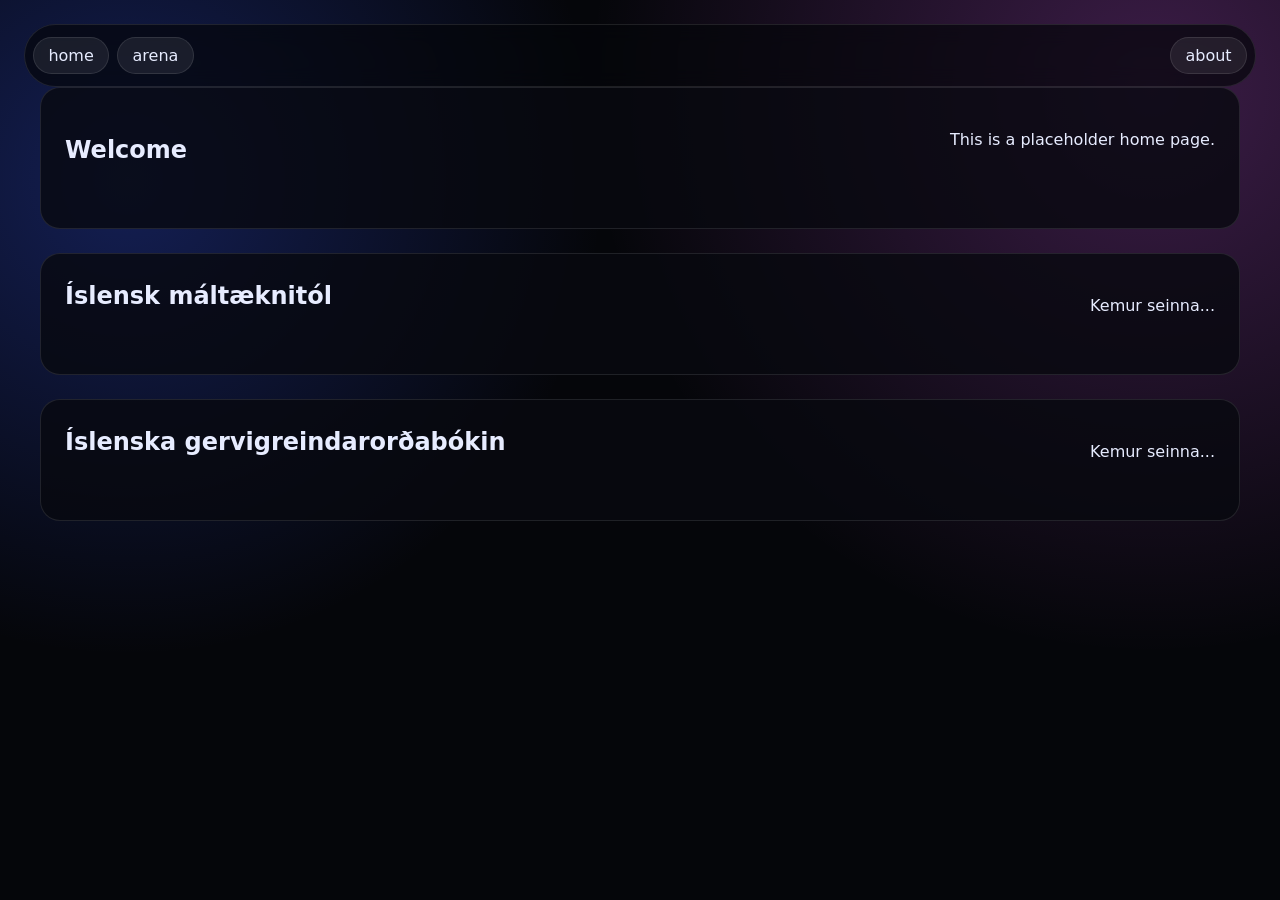
<file: home.html>
<!DOCTYPE html>
<html lang="en">
  <head>
    <meta charset="UTF-8" />
    <meta name="viewport" content="width=device-width, initial-scale=1.0" />
    <title>Home</title>
    <link rel="stylesheet" href="styles.css" />
  </head>
  <body id="top"> 
    <nav class="top-nav" aria-label="Site navigation"> 
      <a href="home.html">home</a>
      <a href="arena.html">arena</a>
      <a href="about.html">about</a>
    </nav>
    <main>
      <section class="summary-section">
        <div class="summary-header">
          <h1>Welcome</h1>
          <p>This is a placeholder home page.</p>
        </div>
      </section>
      <section class="summary-section">
        <div class="summary-header">
          <h2>Íslensk máltæknitól</h2>
          <p>Kemur seinna...</p>
      </section>
      <section class="summary-section">
        <div class="summary-header">
          <h2>Íslenska gervigreindarorðabókin</h2>
          <p>Kemur seinna...</p>
      </section>
    </main>
  </body>
</html>
</file>
<file: styles.css>
:root {
  color-scheme: light dark;
  font-family: "Inter", system-ui, -apple-system, BlinkMacSystemFont, "Segoe UI",
    sans-serif;
  line-height: 1.5;
  font-weight: 400;
  background-color: #0f1117;
  color: #e7ecff;
  --accent: #6cf0c2;
  --border: rgba(255, 255, 255, 0.1);
  --card-bg: rgba(15, 17, 23, 0.85);
  --content-width: 1200px;
  --secondary-accent: #b788ff;
}

*,
*::before,
*::after {
  box-sizing: border-box;
}

body {
  margin: 0;
  min-height: 100vh;
  background:
    radial-gradient(circle at 10% 20%, rgba(54, 88, 255, 0.3), transparent 35%),
    radial-gradient(circle at 90% 10%, rgba(224, 95, 255, 0.25), transparent 40%),
    #05060a;
  padding: 1.5rem;
}

.paper-abstract {
  font-style: italic;
  font-size: 0.85rem;
  text-align: justify;
  margin-top: 0;
  margin-bottom: 1rem;
  max-height: 270px;
  overflow-y: auto;
  padding: 1rem;
  background: #2b2b2b; /* gray code-like background */
  color: #e7ecff;
  border: 1px solid rgba(255, 255, 255, 0.06);
  border-radius: 8px;
  line-height: 1.45;
  box-shadow: inset 0 1px 0 rgba(255,255,255,0.02);
  scrollbar-width: thin;
  scrollbar-color: rgba(255,255,255,0.08) transparent;
}

.paper-abstract::-webkit-scrollbar {
  width: 8px;
  height: 8px;
}
.paper-abstract::-webkit-scrollbar-track {
  background: transparent;
}
.paper-abstract::-webkit-scrollbar-thumb {
  background: rgba(255,255,255,0.08);
  border-radius: 999px;
  border: 2px solid transparent;
  background-clip: padding-box;
}

.long-text{
  text-align: justify;
}

.site-header {
  max-width: var(--content-width);
  margin: 0 auto 2rem;
  padding: 1.5rem;
  border-radius: 18px;
  border: 1px solid var(--border);
  background: rgba(8, 9, 15, 0.8);
  box-shadow:
    0 25px 60px rgba(8, 10, 20, 0.6),
    inset 0 1px 0 rgba(255, 255, 255, 0.05);
  display: flex;
  gap: 1rem;
  justify-content: space-between;
  align-items: flex-start;
  flex-wrap: wrap;
}

.site-header h1 {
  margin: 0 0 1rem;
  font-size: clamp(1.8rem, 3vw, 2.8rem);
}

.site-header .meta {
  display: flex;
  gap: 0.5rem;
  flex-wrap: wrap;
}

.header-inner-content{
  display: flex;
  justify-content: space-between;
  gap: 2rem;
}

  .header-title-logo{
    flex-direction: column;
    align-items: flex-start;
    gap: 0.5rem;
  }

  .site-title, .site-subtitle{
    text-align: center;
  }

  .site-title-wrapper{
    width: 100%;
    display: flex;
    flex-direction: column;
    align-items: center;
  }

  .arena-logo-wrapper{
    display: flex;
    justify-content: center;
    width: 100%;
  }

.header-left{
 /* its 60% on desktop, 100% on mobile */
  max-width: 50vw;
  min-width: 0; /* allow flex children to shrink */
  overflow-wrap: anywhere; /* prevent long words from overflowing */
}

.header-update-list{
  display: flex;
  flex-direction: column;
}

.arena-logo{
  max-height: 20vh;
}

.header-update-list-scroll {
  overflow-y: auto;
  padding: 1rem;
  margin-top: 0.5rem;
  background: rgba(255, 255, 255, 0.06);
  border: 1px solid var(--border);
  border-radius: 12px;
}

.update-item-header {
  display: flex;
  justify-content: space-between;
  align-items: center;
  gap: 0.75rem;
  width: 100%;
}
.update-item {
  display: flex;
  flex-direction: column;
  gap: 0.5rem;
  padding: 0.6rem 0;
  border-bottom: 1px solid var(--border);
}

.update-item:last-child {
  border-bottom: none;
}

.update-version {
  display: inline-flex;
  align-items: center;
  padding: 0.2rem 0.75rem;
  border-radius: 999px;
  border: 1px solid var(--border);
  background: rgba(255, 255, 255, 0.08);
  color: #cbd3e1;
  font-weight: 600;
  font-size: 0.9rem;
  flex-shrink: 0;
  white-space: nowrap;
}

.update-date {
  display: inline-flex;
  align-items: center;
  padding: 0.2rem 0.75rem;
  border-radius: 999px;
  border: 1px solid var(--border);
  background: rgba(255, 255, 255, 0.12);
  color: #cbd3e1;
  font-weight: 600;
  font-size: 0.9rem;
  flex-shrink: 0;
  white-space: nowrap;
}

.update-version.future-update{
  background: var(--secondary-accent);
  color: #04110c;
  border-color: var(--secondary-accent);
}

.update-version.current-update,
.update-date.current-update {
  background: var(--accent);
  color: #04110c;
  border-color: var(--accent);
}

.update-version.past-update,
.update-date.past-update {
  background: rgba(255, 255, 255, 0.06);
}

.update-text {
  font-style: italic;
  color: #e7ecff;
  line-height: 1.5;
}

.long-header-text{
  display:flex;
  width:50%;
}

.mystery{
  font-style: italic;
}

.summary-header {
  display: flex;
  flex-direction: row;
  gap: 0.3rem;
  margin-bottom: 1rem;
  justify-content: space-between;
}

.summary-header h2 {
  margin: 0;
}

.summary-header-left{
  max-width: 60%;
}

.summary-header-right{
  max-width: 40%;
}

.summary-header-right > img{
  max-width: 100%;
  max-height: 150px;
  display: block;
}

.pill-link {
  display: inline-flex;
  align-items: center;
  padding: 0.35rem 0.9rem;
  border-radius: 999px;
  border: 1px solid var(--border);
  background: rgba(255, 255, 255, 0.08);
  color: inherit;
  text-decoration: none;
  font-weight: 600;
  gap: 0.35rem;
  transition: border-color 150ms ease, transform 150ms ease;
  margin-right: 10px;
}

/* the last pill link should not have margin right */
.pill-link:last-child {
  margin-right: 0;
}

.pill-link:hover,
.pill-link:focus-visible {
  border-color: rgba(255, 255, 255, 0.5);
  outline: none;
  transform: translateY(-1px);
}


.tag {
  border: 1px solid var(--border);
  padding: 0.3rem 0.8rem;
  border-radius: 999px;
  font-size: 0.85rem;
  background: rgba(255, 255, 255, 0.05);
}

main {
  max-width: var(--content-width);
  margin: 0 auto;
}

.about-card > h2{
  margin-top: 0;
  font-size: 1.1rem;
}
 
.about-card > .pill-link {
  float: right;
}


/* Ensure the grid actually uses 3 columns (also cover .about-card-grid if that's the class used in HTML) */
.about-grid,
.about-card-grid {
  display: grid;
  grid-template-columns: repeat(3, minmax(0, 1fr));
  gap: 1rem;
}

/* If some other rule is overriding on large screens, force it */
@media (min-width: 900px) {
  .about-grid,
  .about-card-grid {
    grid-template-columns: repeat(3, minmax(0, 1fr)) !important;
  }
}

.about-section-header > h2 {
  margin-top: 0;
  margin-bottom: 0.5rem;
}

.about-section-header > p {
  margin-top: 0;
  margin-bottom: 1.5rem;
  max-width: 700px;
}

.mobile-hero-content{
  display: none;
}

.mobile-hero-content > .about-hero-media{
  display: flex;
  justify-content: center;
}

.mobile-hero-content > .about-hero-media > img{
  max-width: 100%;
  height: auto;
}


/* fallback for smaller screens */
@media (max-width: 900px) {
  .about-grid {
    grid-template-columns: repeat(auto-fit, minmax(240px, 1fr));
  }
}

.about-card {
  border: 1px solid var(--border);
  border-radius: 16px;
  padding: 1rem;
  background: rgba(255, 255, 255, 0.03);
  box-shadow: 0 20px 40px rgba(0, 0, 0, 0.4);
  min-height: 140px;
}

.about-hero {
  display: grid;
  gap: 1.5rem;
}

.about-hero-grid {
  display: grid;
  grid-template-columns: repeat(auto-fit, minmax(280px, 1fr));
  gap: 1.5rem;
  align-items: center;
}

.about-hero-text h2 {
  margin-top: 0;
}

.about-hero-media img {
  border-radius: 18px;
  border: 1px solid var(--border);
  box-shadow: 0 15px 30px rgba(0, 0, 0, 0.4);
  max-height: 350px;
}

.about-card-grid {
  display: grid;
  grid-template-columns: repeat(auto-fit, minmax(260px, 1fr));
  gap: 1rem;
}

.filters {
  display: flex;
  gap: 1rem;
  flex-wrap: wrap;
  margin-bottom: 1.5rem;
  padding: 1rem 1.2rem;
  border-radius: 16px;
  border: 1px solid var(--border);
  background: rgba(8, 9, 15, 0.8);
}

.filters label {
  display: flex;
  flex-direction: column;
  font-weight: 600;
  font-size: 0.9rem;
}

select {
  background: rgba(255, 255, 255, 0.08);
  color: inherit;
  border: 1px solid var(--border);
  border-radius: 10px;
  padding: 0.4rem 0.8rem;
  margin-top: 0.3rem;
}

.trial-grid {
  display: grid;
  gap: 1.5rem;
}

.status-message {
  padding: 3rem;
  text-align: center;
  border-radius: 18px;
  border: 1px dashed var(--border);
  background: rgba(8, 9, 15, 0.7);
}

.trial-card {
  border: 1px solid var(--border);
  border-radius: 20px;
  padding: 1.5rem;
  background: var(--card-bg);
  backdrop-filter: blur(12px);
  box-shadow: 0 25px 60px rgba(4, 6, 10, 0.7);
  display: flex;
  flex-direction: column;
}

.trial-card header {
  display: flex;
  align-items: center;
  margin-bottom: 0.6rem;
  justify-content: space-between;
  gap: 0.5rem;
}



.trial-id,
.trial-type {
  margin: 0;
  font-size: 0.95rem;
  padding: 0.25rem 0.8rem;
  border-radius: 999px;
  border: 1px solid var(--border);
  background: rgba(255, 255, 255, 0.05);
}

.trial-id {
  color: inherit;
}

.trial-type {
  color: inherit;
}

.trial-link {
  color: inherit;
  text-decoration: none;
  display: inline-flex;
  align-items: center;
  gap: 0.35rem;
}

.trial-link .link-icon {
  font-size: 0.95rem;
}

.trial-metrics {
  display: flex;
  flex-wrap: wrap;
  gap: 0.4rem;
  margin: 0.4rem 0 0.6rem;
}

.trial-metric-pill {
  border: 1px solid var(--border);
  border-radius: 999px;
  padding: 0.25rem 0.7rem;
  background: rgba(255, 255, 255, 0.03);
  font-size: 0.9rem;
}

.trial-prompt-code {
  margin: 0.2rem 0 0.8rem;
  padding: 0.75rem;
  border-radius: 12px;
  border: 1px solid var(--border);
  background: rgba(0, 0, 0, 0.4);
  font-family: "Courier New", Courier, monospace;
  font-weight: bold;
  white-space: pre-wrap;
  word-break: break-word;
}

.trial-name{
  margin: 0;
}

.trial-prompt-title{
  font-weight: bold;
  margin-bottom: 0.3rem;
}

.model-grid {
  display: grid;
  grid-template-columns: repeat(3, minmax(0, 1fr));
  gap: 1rem;
}

.image-wrap {
  width: 100%;
  height: 240px;
  background: rgba(255, 255, 255, 0.03);
  border: 1px solid var(--border);
  border-radius: 16px;
  overflow: hidden;
  padding: 0.5rem;
  box-sizing: border-box;
}


.image-button {
  width: 100%;
  height: 100%;
  border: none;
  background: transparent;
  padding: 0;
  margin: 0;
  cursor: pointer;
}

.image-wrap img {
  width: 100%;
  height: 300px;
  object-fit: cover;
  display: block;
  background: rgba(0, 0, 0, 0.4);
  border-radius: 12px;
}

.model-card {
  margin: 0;
  border: 1px solid var(--border);
  border-radius: 16px;
  overflow: hidden;
  background: rgba(0, 0, 0, 0.3);
  display: flex;
  flex-direction: column;
}

.model-card figcaption {
  padding: 0.8rem 1rem 1rem;
  display: flex;
  flex-direction: column;
  gap: 0.6rem;
  flex: 1;
}

.missing-image {
  width: 100%;
  height: 100%;
  border-radius: 12px;
  border: 1px dashed var(--border);
  display: flex;
  align-items: center;
  justify-content: center;
  font-size: 0.9rem;
  opacity: 0.6;
  text-align: center;
  padding: 1rem;
}

.model-meta {
  display: flex;
  justify-content: space-between;
  align-items: baseline;
  gap: 0.5rem;
}

.model-name {
  font-size: 1rem;
}

.generated-date {
  font-size: 0.85rem;
  opacity: 0.65;
}

.model-comment {
  margin: 0;
  font-size: 0.85rem;
  font-style: italic;
  line-height: 1.4;
  opacity: 0.75;
}

.score-tile {
  border: 1px solid var(--border);
  border-radius: 10px;
  padding: 0.4rem 0.6rem;
  background: rgba(255, 255, 255, 0.02);
  display: flex;
  align-items: center;
  justify-content: space-between;
  gap: 0.6rem;
  margin-top: 0;
}

.score-label {
  font-size: 0.75rem;
  text-transform: uppercase;
  letter-spacing: 0.05em;
  opacity: 0.65;
}

.score-value {
  font-size: 1rem;
}

.overall-grade {
  font-size: 1.2rem;
  color: var(--accent);
}

.score-stack {
  display: flex;
  flex-direction: column;
  gap: 0.4rem;
  margin-top: auto;
}

.score-bars {
  display: flex;
  flex-direction: column;
  gap: 0.4rem;
  margin: 0.5rem 0;
}

.score-bar {
  display: flex;
  flex-direction: column;
  gap: 0.2rem;
}

.score-bar-label {
  font-size: 0.85rem;
  opacity: 0.8;
}

.score-bar-track {
  position: relative;
  height: 8px;
  border-radius: 999px;
  background: rgba(255, 255, 255, 0.12);
}

.score-bar-fill {
  height: 8px;
  border-radius: 999px;
  background: linear-gradient(90deg, var(--accent), #5dd3ff);
  width: 0%;
  transition: width 200ms ease;
}

@media (max-width: 1100px) {
  .model-grid {
    grid-template-columns: repeat(auto-fit, minmax(260px, 1fr));
  }
}

.lightbox {
  position: fixed;
  inset: 0;
  z-index: 1000;
  display: flex;
  align-items: center;
  justify-content: center;
}

.lightbox.hidden {
  display: none;
}

.lightbox-backdrop {
  position: absolute;
  inset: 0;
  background: rgba(0, 0, 0, 0.8);
}

.lightbox-dialog {
  position: relative;
  max-width: min(90vw, 1100px);
  max-height: 90vh;
  padding: 1.5rem;
  background: rgba(8, 9, 15, 0.95);
  border-radius: 20px;
  border: 1px solid var(--border);
  box-shadow: 0 30px 80px rgba(0, 0, 0, 0.8);
  display: flex;
  flex-direction: column;
  gap: 1rem;
  align-items: center;
}

.lightbox-dialog img {
  width: 100%;
  max-width: 80vw;
  max-height: 50vh;
  object-fit: contain;
  border-radius: 12px;
  background: #000;
}

.lightbox-caption {
  width: 100%;
  border: 1px solid var(--border);
  border-radius: 12px;
  padding: 1rem;
  background: rgba(255, 255, 255, 0.03);
  display: flex;
  flex-direction: column;
  gap: 0.4rem;
}

.lightbox-caption strong {
  font-size: 1.1rem;
}

.lightbox-caption p {
  margin: 0;
  font-size: 0.95rem;
  line-height: 1.4;
  opacity: 0.85;
}

.lightbox-comment {
  font-size: 0.9rem;
  margin-top: 0.3rem;
  opacity: 0.8;
}

.lightbox-scores {
  display: flex;
  flex-wrap: wrap;
  gap: 0.5rem;
  margin-top: 0.5rem;
}

.lightbox-scores span {
  border: 1px solid var(--border);
  border-radius: 999px;
  padding: 0.2rem 0.7rem;
  font-size: 0.85rem;
  background: rgba(255, 255, 255, 0.05);
}

.lightbox-close {
  position: absolute;
  top: 0.5rem;
  right: 0.5rem;
  border: none;
  background: rgba(0, 0, 0, 0.5);
  color: #fff;
  width: 2.4rem;
  height: 2.4rem;
  border-radius: 50%;
  font-size: 1.3rem;
  cursor: pointer;
}

.lightbox-nav {
  position: absolute;
  top: 50%;
  transform: translateY(-50%);
  border: none;
  background: rgba(0, 0, 0, 0.5);
  color: #fff;
  width: 3rem;
  height: 3rem;
  border-radius: 50%;
  font-size: 1.3rem;
  cursor: pointer;
}

.lightbox-prev {
  left: 0.5rem;
}

.lightbox-next {
  right: 0.5rem;
}

.model-comment {
  margin: 0;
  font-size: 0.85rem;
  line-height: 1.4;
  opacity: 0.75;
}

.score-tile {
  border: 1px solid var(--border);
  border-radius: 10px;
  padding: 0.4rem 0.6rem;
  background: rgba(255, 255, 255, 0.02);
  display: flex;
  align-items: center;
  justify-content: space-between;
  gap: 0.6rem;
  margin-top: auto;
}

@media (max-width: 400px) {
    .update-item-header {
    flex-direction: column;
    align-items: flex-start;
    gap: 0.4rem;
    }
}


@media (max-width: 640px) {
  body {
    padding: 1rem;
  }

  .trial-card {
    padding: 1.2rem;
  }
  
}
.summary-section {
  border: 1px solid var(--border);
  border-radius: 20px;
  padding: 1.5rem;
  margin-bottom: 1.5rem;
  background: rgba(8, 9, 15, 0.8);
}

.overview-row {
  display: flex;
  gap: 1rem;
  align-items: flex-start;
  flex-wrap: wrap;
}

.overview-row .summary-section {
  flex: 3;
  min-width: 320px;
}

.updates-section {
  flex: 2;
  min-width: 260px;
  border: 1px solid var(--border);
  border-radius: 20px;
  padding: 1.5rem;
  background: rgba(8, 9, 15, 0.8);
  margin-bottom: 1.5rem;
}

.updates-list {
  display: flex;
  flex-direction: column;
  gap: 0.8rem;
}

.update-item {
  padding: 0.9rem 1rem;
}

.update-item h4 {
  margin: 0 0 0.2rem;
  font-size: 1rem;
}

.update-meta {
  margin: 0;
  font-size: 0.85rem;
  opacity: 0.7;
}


.table-wrap {
  overflow-x: auto;
  overflow-y: auto;
  max-height: 800px;
}

#inflection-table > tbody > tr:not(:first-child) > td,
#inflection-table > tbody > tr:not(:first-child) > th {
  font-size: 0.8rem;
  text-align: center !important;
  font-style: italic;
}


#inflection-section{
    display: flex;
    gap: 1rem;
    flex-wrap: wrap;
    margin-bottom: 1.5rem;
    padding: 1rem 1.2rem;
    border-radius: 16px;
    border: 1px solid var(--border);
    background: rgba(8, 9, 15, 0.8);
}

.bad-inflection{
  background: rgba(255, 84, 84, 0.12);
  color: #ff6b6b;
}


.resultsTable {
  width: 100%;
  border-collapse: collapse;
  font-size: 0.9rem;
  min-width: 600px;
}

.resultsTable th,
.resultsTable td {
  border: 1px solid var(--border);
  padding: 0.5rem 0.7rem;
  text-align: left;
}

.resultsTable th {
  background: rgba(255, 255, 255, 0.05);
  font-weight: 600;
  text-align: center;
}

.resultsTable td {
  white-space: nowrap;
}

.resultsTable tbody tr:nth-child(even) {
  background: rgba(255, 255, 255, 0.02);
}


#summaryTable {
  width: 100%;
  border-collapse: collapse;
  font-size: 0.9rem;
  min-width: 600px;
}

#summaryTable th,
#summaryTable td {
  border: 1px solid var(--border);
  padding: 0.5rem 0.7rem;
  text-align: left;
}

#summaryTable th {
  background: rgba(255, 255, 255, 0.05);
  font-weight: 600;
  text-align: center;
}

#summaryTable td {
  white-space: nowrap;
}

#summaryTable tbody tr:nth-child(even) {
  background: rgba(255, 255, 255, 0.02);
}

.score-chip {
  display: inline-flex;
  align-items: center;
  justify-content: center;
  border: 1px solid var(--border);
  border-radius: 999px;
  padding: 0.2rem 0.9rem;
  min-width: 2.5rem;
}

.score-chip.best {
  background: var(--accent);
  color: #04110c;
  font-weight: 600;
  border-color: transparent;
}

.score-chip.worst {
  background: rgba(255, 84, 84, 0.12);
  color: #ff6b6b;
  border-color: #ff6b6b;
  font-weight: 600;
}

.score-chip.runner-up {
  background: transparent;
  color: var(--accent);
  font-weight: 600;
  border-color: var(--accent);
}

.score-chip.overall-best {
  background: #b788ff;
  color: #130024;
  font-weight: 700;
  border-color: transparent;
  min-width: 2.8rem;
  height: 2.8rem;
  border-radius: 999px;
  justify-content: center;
  gap: 0.35rem;
  box-shadow: 0 0 0 3px rgba(183, 136, 255, 0.18);
}

.score-chip .crown-icon {
  font-size: 0.9rem;
  line-height: 1;
}

.score-chip.total {
  color: #f5d76e;
  border-color: #f5d76e;
  width: 100%;
  font-weight: 600;
}

.score-chip.total-winner {
  background: linear-gradient(135deg, #f7d774, #f1c252);
  color: #3a2804;
  font-weight: 700;
  border-color: transparent;
  box-shadow: 0 0 0 3px rgba(247, 215, 116, 0.2);
}

.table-cell-link {
  cursor: pointer;
  transition: transform 120ms ease, box-shadow 120ms ease;
}

.table-cell-link .score-chip {
  box-shadow: 0 0 0 1px transparent;
}

.table-cell-link:hover .score-chip,
.table-cell-link:focus-visible .score-chip {
  box-shadow: 0 0 0 1px var(--accent);
  transform: translateY(-1px);
}

.table-empty {
  margin-top: 1rem;
  font-size: 0.9rem;
  opacity: 0.7;
}

.hidden {
  display: none !important;
}


.nav-bar-wrap {
  position: sticky;
  top: 1rem; /* keep space from viewport edge */
  z-index: 200;
  display: flex;
  align-items: center;
  gap: 0.5rem;
  margin: 0.75rem 0 1.25rem;
}

.nav-favicon {
  height: 3.1rem;
  width: 3.1rem;
  border-radius: 12px;
  padding: 0.3rem;
  transition: opacity 200ms ease, transform 200ms ease;
}

.nav-favicon.is-hidden {
  opacity: 0;
  transform: translateY(-120%);
}

.top-nav {
  display: flex;
  justify-content: space-between;
  width: 100%;
  padding: 0.75rem 0.5rem;
  background: rgba(5, 6, 10, 0.7);
  border: 1px solid var(--border);
  border-radius: 999px;
  backdrop-filter: blur(10px);
  gap: 0.5rem;
  transition: opacity 200ms ease, transform 200ms ease;
  transform: translateY(0);
}

.nav-item {
  position: relative;
}

.nav-has-dropdown .nav-dropdown {
  position: absolute;
  top: 110%;
  left: 0;
  display: none;
  flex-direction: column;
  background: rgba(5, 6, 10, 0.92);
  border: 1px solid var(--border);
  border-radius: 12px;
  padding: 0.35rem;
  min-width: 180px;
  box-shadow: 0 12px 30px rgba(0, 0, 0, 0.4);
}

.nav-has-dropdown:hover .nav-dropdown,
.nav-has-dropdown:focus-within .nav-dropdown {
  display: flex;
  gap: 0.5rem;
}

.nav-dropdown a {
  width: 100%;
  text-align: left;
  padding: 0.4rem 0.75rem;
  border-radius: 10px;
  border: 1px solid transparent;
  background: transparent;
  color: inherit;
}

.nav-dropdown a:hover,
.nav-dropdown a:focus-visible {
  border-color: rgba(255, 255, 255, 0.35);
  outline: none;
  background: rgba(255, 255, 255, 0.06);
}

.top-nav a {
  color: inherit;
  text-decoration: none;
  padding: 0.35rem 0.9rem;
  border-radius: 999px;
  border: 1px solid var(--border);
  background: rgba(255, 255, 255, 0.08);
}

.top-nav a:last-child {
  margin-left: auto;
}

.top-nav a:hover,
.top-nav a:focus-visible {
  border-color: rgba(255, 255, 255, 0.5);
  outline: none;
}

.top-nav.is-hidden {
  opacity: 0;
  transform: translateY(-120%);
  pointer-events: none;
}

.header-content{
  width: 100%;
  display: flex;
  justify-content: space-between;
}

@media (max-width: 750px) {
  .mobile-hero-content{
    display: block;
  }
  .desktop-hero-content{
    display: none;
  }
  .about-site-title{
    text-align: center;
  }

  .summary-header-left{
    max-width: 100%;
  }
  .summary-header-right{
    display: none !important;
  }
}


@media (max-width: 900px) {

  .long-header-text{
    width: 100%;
  }

  .overview-row {
    flex-direction: column;
  }
  .overview-row .summary-section,
  .updates-section {
    width: 100%;
  }

  .header-left{
    max-width: 100%;
  }
  .header-inner-content{
    flex-direction: column;
  }

  .site-header {
    flex-direction: column;
  }

  .trial-card header {
    flex-direction: column;
  }
}

.trial-prompt, .trial-prompt-code{
  font-style: italic;
}

.trial-metric-title{
  margin: 0;
}


#lightboxPrompt{
  font-style: italic;
}

.trial-description {
  margin-top: 0;
  margin-bottom: 0.2rem;
}

.trial-header-pills {
  display: flex;
  gap: 0.5rem;
}

.trial-id,
.trial-type,
#version-header {
  margin: 0;
  font-size: 0.95rem;
  padding: 0.25rem 0.8rem;
  border-radius: 999px;
  border: 1px solid var(--border);
  background: rgba(255, 255, 255, 0.05);
}

.trial-id {
  color: var(--accent);
  border-color: var(--accent);
}
</file>
